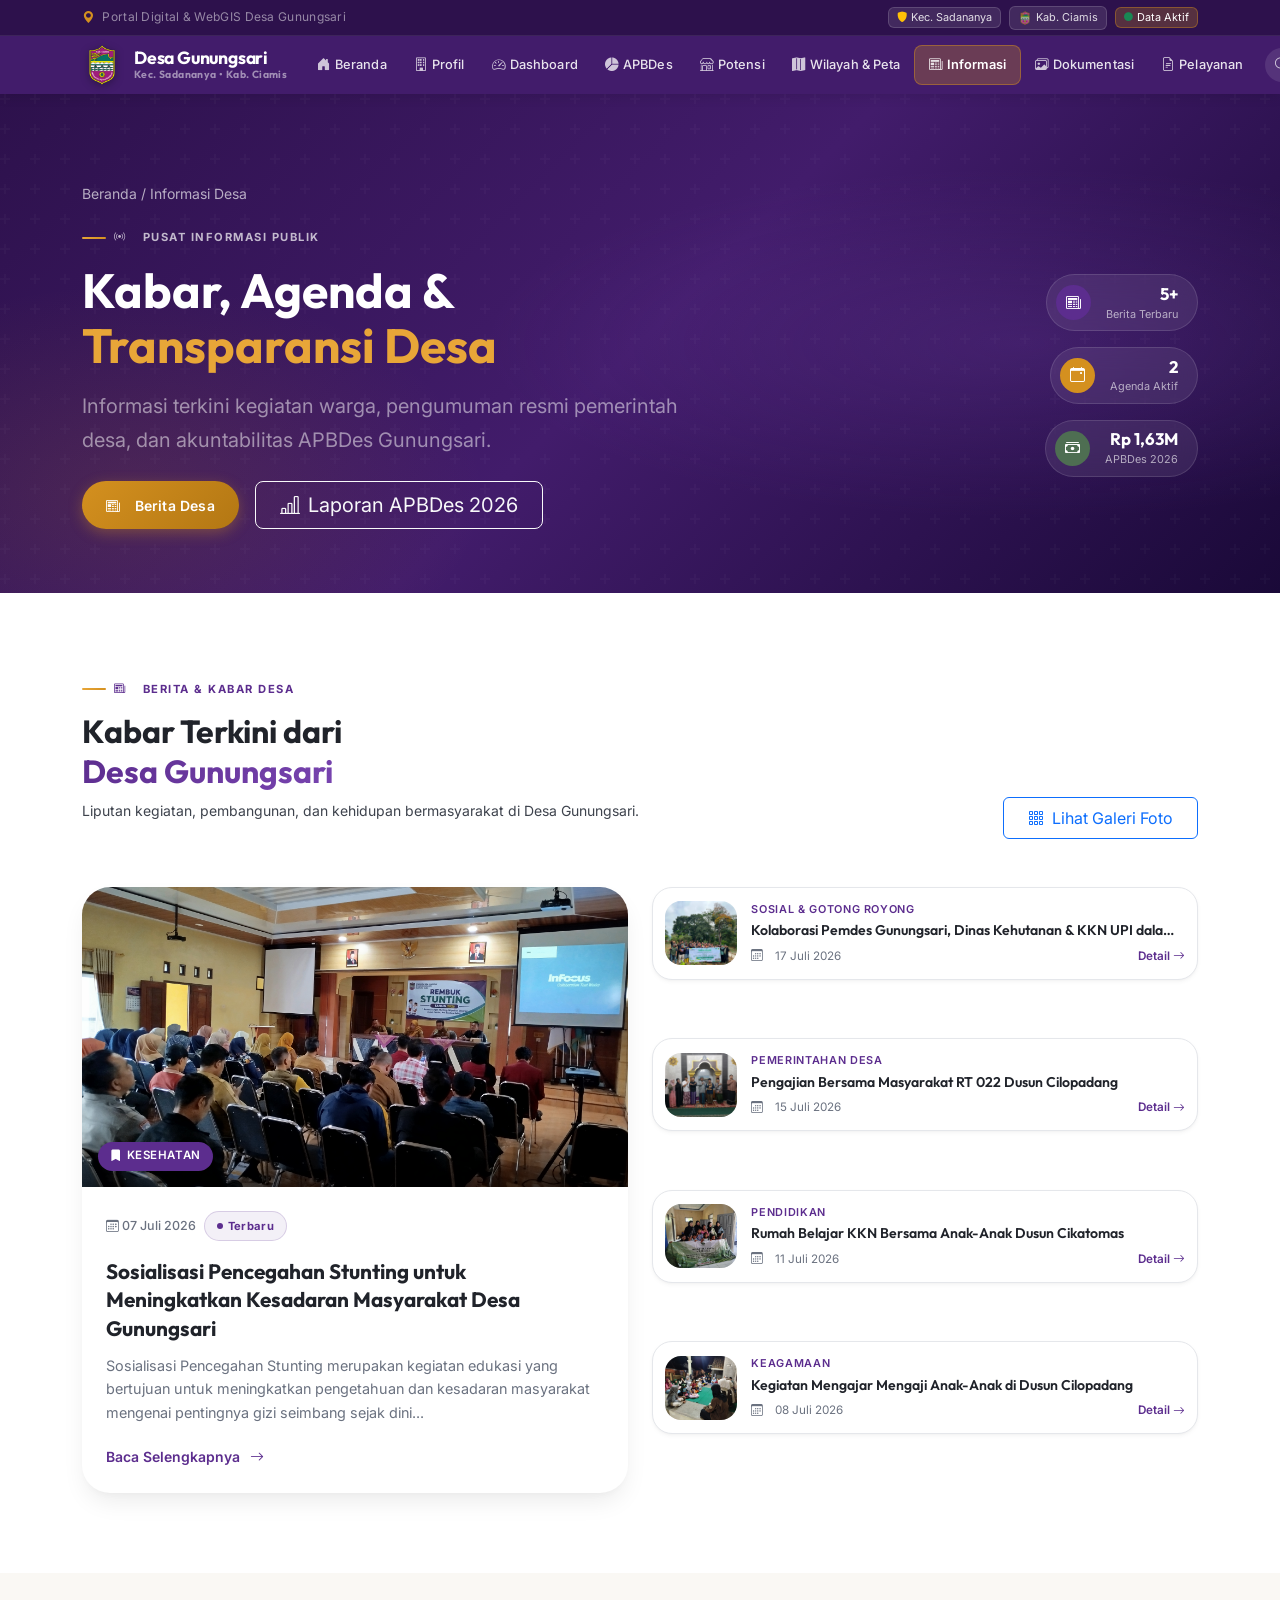
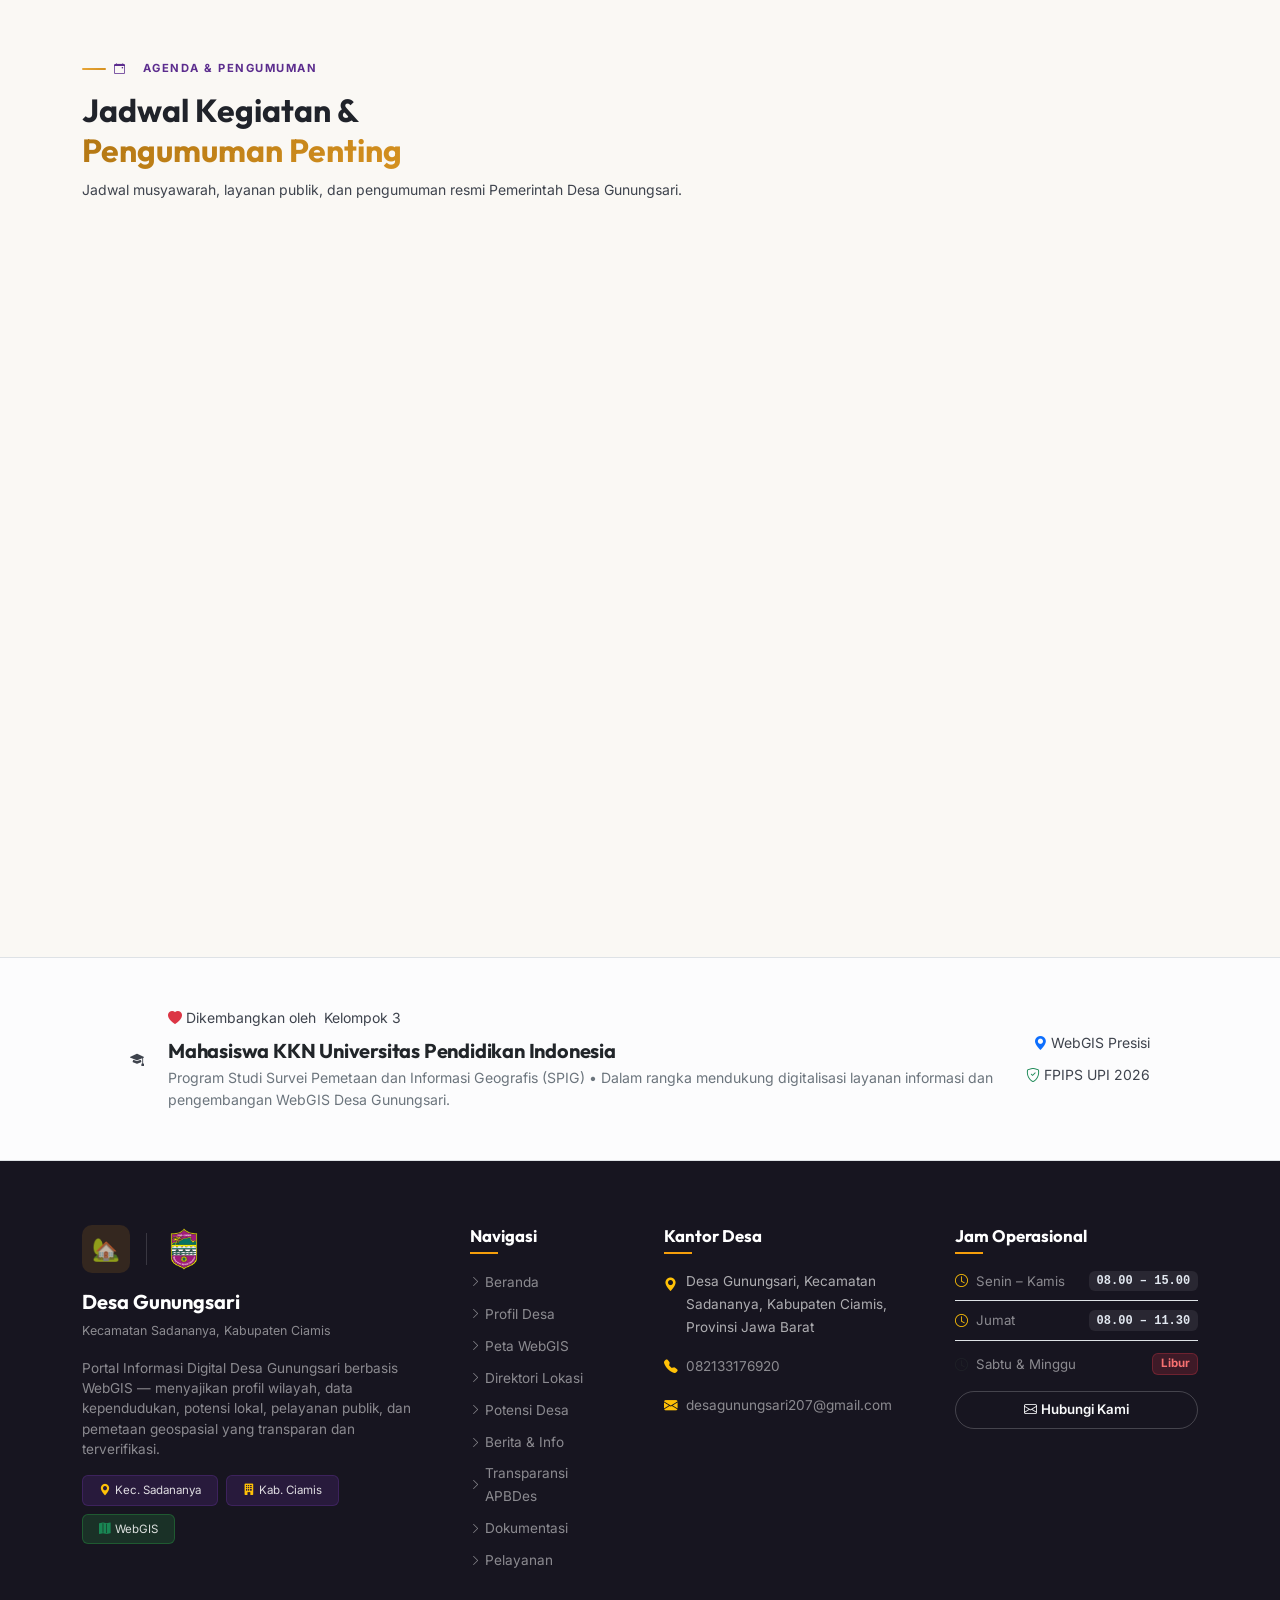
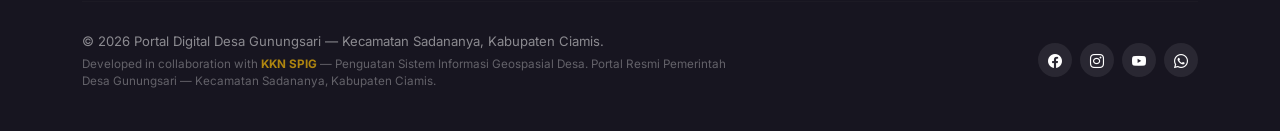
<file: informasi.html>
<!DOCTYPE html>
<html lang="id">
<head>
  <meta charset="UTF-8">
  <meta name="viewport" content="width=device-width, initial-scale=1.0">
  <meta name="description" content="Berita kegiatan, pengumuman resmi, agenda desa, dan transparansi APBDes Desa Gunungsari, Kecamatan Sadananya, Kabupaten Ciamis.">
  <meta name="keywords" content="Informasi Desa Gunungsari, Berita Desa, Agenda, Pengumuman, APBDes 2026, Sadananya, Ciamis">
  <meta name="robots" content="index, follow">
  <title>Informasi & Transparansi | Portal Desa Gunungsari</title>

  <!-- Favicon -->
  <link rel="icon" href="data:image/svg+xml,<svg xmlns=%22http://www.w3.org/2000/svg%22 viewBox=%220 0 100 100%22><text y=%22.9em%22 font-size=%2280%22>🏡</text></svg>">

  <!-- Google Fonts: Outfit + Inter -->
  <link rel="preconnect" href="https://fonts.googleapis.com">
  <link rel="preconnect" href="https://fonts.gstatic.com" crossorigin>
  <link href="https://fonts.googleapis.com/css2?family=Inter:wght@300;400;500;600;700;800&family=Outfit:wght@400;500;600;700;800;900&display=swap" rel="stylesheet">

  <!-- Bootstrap 5 CSS -->
  <link href="https://cdn.jsdelivr.net/npm/bootstrap@5.3.3/dist/css/bootstrap.min.css" rel="stylesheet">

  <!-- Bootstrap Icons -->
  <link href="https://cdn.jsdelivr.net/npm/bootstrap-icons@1.11.3/font/bootstrap-icons.min.css" rel="stylesheet">

  <!-- Custom CSS -->
  <link rel="stylesheet" href="assets/css/style.css">
</head>
<body>

<!-- Sticky Header Wrapper -->
<div class="sticky-top-wrapper" style="position:sticky; top:0; z-index:1030;">
  <!-- Tier 1: Top Bar -->
  <div class="navbar-topbar" style="background-color:#2D114C; border-bottom:1px solid rgba(255,255,255,0.08); padding:0.35rem 0;">
    <div class="container-fluid container-xl d-flex justify-content-between align-items-center">
      <small class="text-white-50 d-flex align-items-center gap-2" style="font-size:0.75rem; letter-spacing:0.3px;">
        <i class="bi bi-geo-alt-fill text-gold" style="font-size:0.75rem;"></i>
        Portal Digital &amp; WebGIS Desa Gunungsari
      </small>
      <div class="d-flex align-items-center gap-2">
        <span class="badge fw-normal py-1 px-2 d-none d-sm-inline-flex align-items-center gap-1" style="font-size:0.68rem; background:rgba(255,255,255,0.1); border:1px solid rgba(255,255,255,0.15); color:rgba(255,255,255,0.85);">
          <i class="bi bi-shield-fill text-warning" style="font-size:0.65rem;"></i>Kec. Sadananya
        </span>
        <span class="badge fw-normal py-1 px-2 d-none d-sm-inline-flex align-items-center gap-1" style="font-size:0.68rem; background:rgba(255,255,255,0.1); border:1px solid rgba(255,255,255,0.15); color:rgba(255,255,255,0.85);">
          <img src="assets/img/logo-ciamis.png" alt="Ciamis" style="height:14px; max-height:14px; width:auto; vertical-align:middle;">
          Kab. Ciamis
        </span>
        <span class="badge fw-normal py-1 px-2 d-inline-flex align-items-center gap-1" style="font-size:0.68rem; background:rgba(212,144,31,0.25); border:1px solid rgba(212,144,31,0.4); color:#FFFFFF;">
          <i class="bi bi-circle-fill text-success" style="font-size:0.55rem;"></i>Data Aktif
        </span>
      </div>
    </div>
  </div>

  <!-- Tier 2: Main Navbar -->
  <nav class="navbar navbar-expand-xl navbar-dark" id="mainNavbar" style="background-color:#421C6B !important; padding:0.55rem 0;">
    <div class="container-fluid container-xl">
      <a class="navbar-brand py-0 d-flex align-items-center gap-2" href="index.html">
        <img src="assets/img/logo-ciamis.png" alt="Logo Desa Gunungsari" style="height:40px; max-height:40px; width:auto; filter:drop-shadow(0 2px 4px rgba(0,0,0,0.3));" class="me-1">
        <div class="d-flex flex-column lh-1">
          <span class="fw-bold text-white font-outfit" style="font-size:1.1rem; letter-spacing:-0.2px;">Desa Gunungsari</span>
          <small class="text-white-50" style="font-size:0.65rem; letter-spacing:0.4px; margin-top:3px;">Kec. Sadananya &bull; Kab. Ciamis</small>
        </div>
      </a>

      <button class="navbar-toggler border-0 p-2" type="button" data-bs-toggle="collapse" data-bs-target="#mainNav">
        <span class="navbar-toggler-icon"></span>
      </button>

      <div class="collapse navbar-collapse" id="mainNav">
        <ul class="navbar-nav mx-auto align-items-xl-center my-2 my-xl-0">
          <li class="nav-item"><a class="nav-link" href="index.html"><i class="bi bi-house-door-fill me-1"></i>Beranda</a></li>
          <li class="nav-item"><a class="nav-link" href="profil.html"><i class="bi bi-building me-1"></i>Profil</a></li>
          <li class="nav-item"><a class="nav-link" href="dashboard.html"><i class="bi bi-speedometer2 me-1"></i>Dashboard</a></li>
          <li class="nav-item"><a class="nav-link" href="apbdes.html"><i class="bi bi-pie-chart-fill me-1"></i>APBDes</a></li>
          <li class="nav-item"><a class="nav-link" href="potensi.html"><i class="bi bi-shop me-1"></i>Potensi</a></li>
          <li class="nav-item"><a class="nav-link" href="peta.html"><i class="bi bi-map-fill me-1"></i>Wilayah &amp; Peta</a></li>
          <li class="nav-item"><a class="nav-link active" href="informasi.html"><i class="bi bi-newspaper me-1"></i>Informasi</a></li>
          <li class="nav-item"><a class="nav-link" href="dokumentasi.html"><i class="bi bi-images me-1"></i>Dokumentasi</a></li>
          <li class="nav-item"><a class="nav-link" href="pelayanan.html"><i class="bi bi-file-earmark-text me-1"></i>Pelayanan</a></li>
        </ul>

        <div class="d-flex align-items-center gap-2 mt-2 mt-xl-0 ms-xl-2">
          <a class="nav-link nav-search-btn me-1" href="search.html" title="Cari di Portal"><i class="bi bi-search"></i></a>
          <a class="nav-link navbar-cta ms-xl-1" href="kontak.html"><i class="bi bi-envelope-fill me-1"></i>Kontak</a>
        </div>
      </div>
    </div>
  </nav>
</div>

<!-- HERO PAGE HEADER -->
<section class="info-page-hero" aria-label="Pusat Informasi Desa">
  <div class="info-hero-overlay"></div>
  <div class="container position-relative" style="z-index:2;">
    <div class="page-breadcrumb mb-3">
      <a href="index.html">Beranda</a>
      <span class="separator">/</span>
      <span>Informasi Desa</span>
    </div>
    <div class="row align-items-center">
      <div class="col-lg-7">
        <p class="section-label mb-3" style="color:rgba(255,255,255,0.7); border-color:rgba(255,255,255,0.3);">
          <i class="bi bi-broadcast me-2"></i>Pusat Informasi Publik
        </p>
        <h1 class="font-outfit text-white fw-bold mb-3" style="font-size:clamp(2rem,4vw,3rem); line-height:1.15;">
          Kabar, Agenda &amp;<br><span style="color:var(--gold-light);">Transparansi Desa</span>
        </h1>
        <p class="text-white-50 fs-5 mb-4">
          Informasi terkini kegiatan warga, pengumuman resmi pemerintah desa, dan akuntabilitas APBDes Gunungsari.
        </p>
        <div class="d-flex gap-3 flex-wrap">
          <a href="#berita-desa" class="btn btn-gold btn-lg px-4">
            <i class="bi bi-newspaper me-2"></i>Berita Desa
          </a>
          <a href="apbdes.html" class="btn btn-outline-light btn-lg px-4">
            <i class="bi bi-bar-chart-line me-2"></i>Laporan APBDes 2026
          </a>
        </div>
      </div>
      <div class="col-lg-5 d-none d-lg-block text-end">
        <div class="info-hero-stats">
          <div class="info-stat-pill">
            <span class="info-stat-icon"><i class="bi bi-newspaper"></i></span>
            <div>
              <div class="info-stat-num">5+</div>
              <div class="info-stat-label">Berita Terbaru</div>
            </div>
          </div>
          <div class="info-stat-pill">
            <span class="info-stat-icon" style="background:var(--gold);"><i class="bi bi-calendar-event"></i></span>
            <div>
              <div class="info-stat-num">2</div>
              <div class="info-stat-label">Agenda Aktif</div>
            </div>
          </div>
          <div class="info-stat-pill">
            <span class="info-stat-icon" style="background:var(--sage);"><i class="bi bi-cash-stack"></i></span>
            <div>
              <div class="info-stat-num">Rp 1,63M</div>
              <div class="info-stat-label">APBDes 2026</div>
            </div>
          </div>
        </div>
      </div>
    </div>
  </div>
</section>

<!-- SECTION 1 — BERITA & KABAR DESA -->
<section class="section-padding bg-body" id="berita-desa">
  <div class="container">
    <div class="row align-items-end mb-5 fade-in-up">
      <div class="col-md-8">
        <p class="section-label"><i class="bi bi-newspaper me-2"></i>Berita &amp; Kabar Desa</p>
        <h2 class="section-title">Kabar Terkini dari<br><span class="text-gradient-purple">Desa Gunungsari</span></h2>
        <p class="section-subtitle">Liputan kegiatan, pembangunan, dan kehidupan bermasyarakat di Desa Gunungsari.</p>
      </div>
      <div class="col-md-4 text-md-end mt-3 mt-md-0">
        <a href="dokumentasi.html" class="btn btn-outline-primary px-4 py-2">
          <i class="bi bi-grid-3x3-gap me-2"></i>Lihat Galeri Foto
        </a>
      </div>
    </div>

    <div class="row g-4">
      <!-- Featured Card: Stunting -->
      <div class="col-lg-6 fade-in-left">
        <article class="berita-featured-card h-100">
          <div class="berita-featured-img">
            <img src="assets/uploads/img_6a62df184922b.jpg" alt="Sosialisasi Pencegahan Stunting" loading="lazy">
            <div class="berita-featured-overlay">
              <span class="berita-category-badge"><i class="bi bi-bookmark-fill me-1"></i>Kesehatan</span>
            </div>
          </div>
          <div class="berita-featured-body">
            <div class="d-flex align-items-center gap-2 mb-3">
              <span class="berita-date-chip"><i class="bi bi-calendar3 me-1"></i>07 Juli 2026</span>
              <span class="badge-status active">Terbaru</span>
            </div>
            <h3 class="berita-featured-title font-outfit">Sosialisasi Pencegahan Stunting untuk Meningkatkan Kesadaran Masyarakat Desa Gunungsari</h3>
            <p class="berita-featured-excerpt">Sosialisasi Pencegahan Stunting merupakan kegiatan edukasi yang bertujuan untuk meningkatkan pengetahuan dan kesadaran masyarakat mengenai pentingnya gizi seimbang sejak dini...</p>
            <a href="dokumentasi.html" class="btn-berita-readmore">Baca Selengkapnya <i class="bi bi-arrow-right ms-1"></i></a>
          </div>
        </article>
      </div>

      <!-- 4 Side Cards -->
      <div class="col-lg-6 fade-in-right">
        <div class="row g-3 h-100">
          <!-- 1: Jumat Menanam -->
          <div class="col-12">
            <article class="berita-mini-card">
              <div class="berita-mini-thumb">
                <img src="assets/uploads/img_6a62debd619ac.jpeg" alt="Jumat Menanam" loading="lazy">
              </div>
              <div class="berita-mini-body">
                <span class="berita-mini-cat">Sosial &amp; Gotong Royong</span>
                <h5 class="berita-mini-title">Kolaborasi Pemdes Gunungsari, Dinas Kehutanan &amp; KKN UPI dalam Kegiatan Jum'at Menanam</h5>
                <div class="berita-mini-meta">
                  <i class="bi bi-calendar3 me-1"></i>17 Juli 2026
                  <a href="dokumentasi.html" class="berita-mini-link ms-auto">Detail <i class="bi bi-arrow-right"></i></a>
                </div>
              </div>
            </article>
          </div>

          <!-- 2: Pengajian RT 022 -->
          <div class="col-12">
            <article class="berita-mini-card">
              <div class="berita-mini-thumb">
                <img src="assets/uploads/img_6a62dec921438.jpeg" alt="Pengajian RT 022" loading="lazy">
              </div>
              <div class="berita-mini-body">
                <span class="berita-mini-cat">Pemerintahan Desa</span>
                <h5 class="berita-mini-title">Pengajian Bersama Masyarakat RT 022 Dusun Cilopadang</h5>
                <div class="berita-mini-meta">
                  <i class="bi bi-calendar3 me-1"></i>15 Juli 2026
                  <a href="dokumentasi.html" class="berita-mini-link ms-auto">Detail <i class="bi bi-arrow-right"></i></a>
                </div>
              </div>
            </article>
          </div>

          <!-- 3: Rumah Belajar -->
          <div class="col-12">
            <article class="berita-mini-card">
              <div class="berita-mini-thumb">
                <img src="assets/uploads/img_6a6306e6e1b8e.jpg" alt="Rumah Belajar" loading="lazy">
              </div>
              <div class="berita-mini-body">
                <span class="berita-mini-cat">Pendidikan</span>
                <h5 class="berita-mini-title">Rumah Belajar KKN Bersama Anak-Anak Dusun Cikatomas</h5>
                <div class="berita-mini-meta">
                  <i class="bi bi-calendar3 me-1"></i>11 Juli 2026
                  <a href="dokumentasi.html" class="berita-mini-link ms-auto">Detail <i class="bi bi-arrow-right"></i></a>
                </div>
              </div>
            </article>
          </div>

          <!-- 4: Mengajar Mengaji -->
          <div class="col-12">
            <article class="berita-mini-card">
              <div class="berita-mini-thumb">
                <img src="assets/uploads/img_6a63067bca867.jpg" alt="Mengajar Mengaji" loading="lazy">
              </div>
              <div class="berita-mini-body">
                <span class="berita-mini-cat">Keagamaan</span>
                <h5 class="berita-mini-title">Kegiatan Mengajar Mengaji Anak-Anak di Dusun Cilopadang</h5>
                <div class="berita-mini-meta">
                  <i class="bi bi-calendar3 me-1"></i>08 Juli 2026
                  <a href="dokumentasi.html" class="berita-mini-link ms-auto">Detail <i class="bi bi-arrow-right"></i></a>
                </div>
              </div>
            </article>
          </div>
        </div>
      </div>
    </div>
  </div>
</section>

<!-- SECTION 2 — AGENDA & PENGUMUMAN REAL DATABASE -->
<section class="section-padding" style="background:var(--bg-cream);" id="agenda-desa">
  <div class="container">
    <div class="row align-items-end mb-5 fade-in-up">
      <div class="col-md-8">
        <p class="section-label"><i class="bi bi-calendar-event me-2"></i>Agenda &amp; Pengumuman</p>
        <h2 class="section-title">Jadwal Kegiatan &amp;<br><span class="text-gradient-gold">Pengumuman Penting</span></h2>
        <p class="section-subtitle">Jadwal musyawarah, layanan publik, dan pengumuman resmi Pemerintah Desa Gunungsari.</p>
      </div>
    </div>

    <div class="row g-5">
      <!-- Kiri: Agenda Real Database -->
      <div class="col-lg-7 fade-in-left">
        <h5 class="fw-bold font-outfit mb-4 d-flex align-items-center gap-2">
          <span class="timeline-icon-header"><i class="bi bi-calendar-week text-primary"></i></span>
          Agenda Kegiatan Desa
        </h5>
        <div class="agenda-timeline">
          <!-- Agenda 1: Festival Budaya -->
          <div class="agenda-item">
            <div class="agenda-date-col">
              <div class="agenda-month">AGU</div>
              <div class="agenda-day">17</div>
            </div>
            <div class="agenda-connector"><div class="agenda-dot active"></div></div>
            <div class="agenda-content-col">
              <div class="d-flex align-items-center gap-2 mb-1 flex-wrap">
                <span class="badge-status active">Akan Datang</span>
                <span class="agenda-time"><i class="bi bi-clock me-1"></i>07.00 – selesai</span>
              </div>
              <h5 class="agenda-title">Festival Budaya &amp; Perlombaan HUT RI ke-81</h5>
              <p class="agenda-desc">Rangkaian kegiatan perlombaan tradisional, festival seni budaya, dan pawai desa dalam rangka memperingati Hari Kemerdekaan RI.</p>
              <div class="agenda-location"><i class="bi bi-geo-alt-fill me-1 text-primary"></i>Kecamatan Sadananya</div>
            </div>
          </div>

          <!-- Agenda 2: Fiksasi Peta -->
          <div class="agenda-item">
            <div class="agenda-date-col">
              <div class="agenda-month">JUL</div>
              <div class="agenda-day">24</div>
            </div>
            <div class="agenda-connector"><div class="agenda-dot active"></div></div>
            <div class="agenda-content-col">
              <div class="d-flex align-items-center gap-2 mb-1 flex-wrap">
                <span class="badge-status primary">Akan Datang</span>
                <span class="agenda-time"><i class="bi bi-clock me-1"></i>13.00 - 15.30</span>
              </div>
              <h5 class="agenda-title">Fiksasi Peta RT/RW dan Penutupan KKN</h5>
              <p class="agenda-desc">Penutupan pelaksanaan Kuliah Kerja Nyata (KKN) Universitas Pendidikan Indonesia di Desa Gunungsari serta penyerahan Peta RT/RW Geospasial.</p>
              <div class="agenda-location"><i class="bi bi-geo-alt-fill me-1 text-primary"></i>Aula Kantor Desa Gunungsari</div>
            </div>
          </div>
        </div>
      </div>

      <!-- Kanan: Pengumuman Real Database -->
      <div class="col-lg-5 fade-in-right">
        <h5 class="fw-bold font-outfit mb-4 d-flex align-items-center gap-2">
          <span class="timeline-icon-header" style="background:var(--gold-bg); color:var(--gold);"><i class="bi bi-megaphone"></i></span>
          Pengumuman Resmi
        </h5>

        <div class="pengumuman-stack">
          <!-- Pengumuman 1: PBB -->
          <div class="pengumuman-card urgent">
            <div class="pengumuman-icon"><i class="bi bi-exclamation-triangle-fill"></i></div>
            <div class="pengumuman-body">
              <div class="d-flex justify-content-between align-items-start mb-1">
                <span class="badge-status danger">Penting</span>
                <small class="text-muted">22 Jul 2026</small>
              </div>
              <h6 class="fw-bold mb-1">Jadwal Pembayaran PBB-P2 Tahun 2026</h6>
              <p class="text-muted small mb-2">Batas akhir pembayaran PBB-P2 Tahun 2026 adalah 31 Oktober 2026. Wajib Pajak dapat membayar di Kantor Desa atau secara online.</p>
              <a href="dashboard.html#pbb" class="pengumuman-link">Lihat Status Pelunasan &rarr;</a>
            </div>
          </div>

          <!-- Pengumuman 2: Layanan -->
          <div class="pengumuman-card">
            <div class="pengumuman-icon" style="background:var(--primary-bg); color:var(--primary);"><i class="bi bi-info-circle-fill"></i></div>
            <div class="pengumuman-body">
              <div class="d-flex justify-content-between align-items-start mb-1">
                <span class="badge-status info">Layanan</span>
                <small class="text-muted">01 Jul 2026</small>
              </div>
              <h6 class="fw-bold mb-1">Layanan Administrasi Kependudukan</h6>
              <p class="text-muted small mb-2">Pengurusan surat keterangan, KTP, KK, dan dokumen kependudukan lainnya. Senin – Jumat 08.00 – 15.00 WIB (Gratis Rp 0).</p>
              <a href="pelayanan.html" class="pengumuman-link">Lihat Syarat &amp; Prosedur &rarr;</a>
            </div>
          </div>
        </div>

        <div class="pengumuman-cta-box mt-4">
          <div class="d-flex align-items-center gap-3 mb-3">
            <div class="pengumuman-cta-icon"><i class="bi bi-whatsapp"></i></div>
            <div>
              <h6 class="fw-bold mb-0">Informasi Lebih Lanjut?</h6>
              <small class="text-muted">Hubungi Sekretariat Desa Gunungsari</small>
            </div>
          </div>
          <a href="kontak.html" class="btn btn-sage w-100"><i class="bi bi-chat-dots me-2"></i>Hubungi Kami</a>
        </div>
      </div>
    </div>
  </div>
</section>

<!-- Footer -->
<!-- Footer matching Image 2 -->
<!-- Footer matching Image 2 -->
<!-- Footer matching Image 2 -->
<!-- Footer matching Image 2 -->
<!-- Footer matching Image 2 -->
<!-- Footer matching Image 2 -->
<!-- Footer matching Image 2 -->
<!-- Footer matching Image 2 -->
<!-- Footer matching Image 2 -->
<!-- Footer matching Image 2 -->
<!-- Footer matching Image 2 -->
<!-- Footer matching Image 2 -->

<!-- Section Kepercayaan & Pengembang (KKN SPIG UPI) -->
<section class="py-4 bg-light-subtle border-top border-bottom" aria-label="Informasi Pengembang">
  <div class="container">
    <div class="dev-credit-card p-4 p-md-4 px-lg-5">
      <div class="row align-items-center g-3 g-md-4">
        <div class="col-auto">
          <div class="dev-credit-icon">
            <i class="bi bi-mortarboard-fill"></i>
          </div>
        </div>
        <div class="col">
          <div class="d-flex flex-wrap align-items-center gap-2 mb-2">
            <span class="dev-credit-pill">
              <i class="bi bi-heart-fill text-danger"></i> Dikembangkan oleh
            </span>
            <span class="dev-credit-tag">Kelompok 3</span>
          </div>
          <h4 class="fw-bold font-outfit text-dark mb-1" style="font-size: 1.25rem; letter-spacing: -0.2px;">
            Mahasiswa KKN Universitas Pendidikan Indonesia
          </h4>
          <p class="text-secondary mb-0" style="line-height: 1.6; font-size: 0.88rem;">
            Program Studi Survei Pemetaan dan Informasi Geografis (SPIG) &bull; Dalam rangka mendukung digitalisasi layanan informasi dan pengembangan WebGIS Desa Gunungsari.
          </p>
        </div>
        <div class="col-lg-auto d-none d-lg-flex flex-column gap-2 align-items-end">
          <span class="dev-credit-badge">
            <i class="bi bi-geo-alt-fill text-primary"></i> WebGIS Presisi
          </span>
          <span class="dev-credit-badge">
            <i class="bi bi-shield-check text-success"></i> FPIPS UPI 2026
          </span>
        </div>
      </div>
    </div>
  </div>
</section>

<footer class="footer-section" role="contentinfo" style="background-color:#171520; color:rgba(255,255,255,0.7); padding-top:4rem; padding-bottom:2.5rem;">
  <div class="container-fluid container-xl">
    <div class="row g-4 g-lg-5 mb-4">

      <!-- Col 1: Brand & Description -->
      <div class="col-lg-4 col-md-6">
        <div class="d-flex align-items-center gap-3 mb-3">
          <div style="width:48px; height:48px; background:rgba(212,144,31,0.15); border-radius:10px; display:flex; align-items:center; justify-content:center; font-size:1.4rem; flex-shrink:0;">🏡</div>
          <div style="width:1px; height:32px; background:rgba(255,255,255,0.15);"></div>
          <img src="assets/img/logo-ciamis.png" alt="Logo Kabupaten Ciamis" style="height:42px; width:auto;" title="Kabupaten Ciamis">
        </div>
        <div class="mb-3">
          <h5 class="text-white fw-bold font-outfit mb-1" style="font-size:1.25rem;">Desa Gunungsari</h5>
          <small class="text-white-50" style="font-size:0.78rem;">Kecamatan Sadananya, Kabupaten Ciamis</small>
        </div>
        <p class="small text-white-50 lh-base mb-3" style="font-size:0.85rem;">
          Portal Informasi Digital Desa Gunungsari berbasis WebGIS — menyajikan profil wilayah, data kependudukan, potensi lokal, pelayanan publik, dan pemetaan geospasial yang transparan dan terverifikasi.
        </p>
        <div class="d-flex gap-2 flex-wrap">
          <span class="badge py-2 px-3 fw-normal" style="font-size:0.72rem; background:rgba(92,45,142,0.25); border:1px solid rgba(92,45,142,0.4); color:rgba(255,255,255,0.85);">
            <i class="bi bi-geo-alt-fill text-warning me-1"></i>Kec. Sadananya
          </span>
          <span class="badge py-2 px-3 fw-normal" style="font-size:0.72rem; background:rgba(92,45,142,0.25); border:1px solid rgba(92,45,142,0.4); color:rgba(255,255,255,0.85);">
            <i class="bi bi-building-fill text-warning me-1"></i>Kab. Ciamis
          </span>
          <span class="badge py-2 px-3 fw-normal" style="font-size:0.72rem; background:rgba(40,167,69,0.2); border:1px solid rgba(40,167,69,0.35); color:rgba(255,255,255,0.85);">
            <i class="bi bi-map-fill text-success me-1"></i>WebGIS
          </span>
        </div>
      </div>

      <!-- Col 2: Navigasi -->
      <div class="col-lg-2 col-md-3 col-6">
        <h6 class="text-white font-outfit fw-bold mb-3 pb-2 position-relative" style="font-size:1.05rem;">
          Navigasi
          <span style="position:absolute; bottom:0; left:0; width:28px; height:2px; background:#F59E0B;"></span>
        </h6>
        <ul class="list-unstyled small d-flex flex-column gap-2 mb-0" style="font-size:0.85rem;">
          <li><a href="index.html" class="text-white-50 text-decoration-none d-inline-flex align-items-center gap-1"><i class="bi bi-chevron-right" style="font-size:0.7rem;"></i> Beranda</a></li>
          <li><a href="profil.html" class="text-white-50 text-decoration-none d-inline-flex align-items-center gap-1"><i class="bi bi-chevron-right" style="font-size:0.7rem;"></i> Profil Desa</a></li>
          <li><a href="peta.html" class="text-white-50 text-decoration-none d-inline-flex align-items-center gap-1"><i class="bi bi-chevron-right" style="font-size:0.7rem;"></i> Peta WebGIS</a></li>
          <li><a href="peta.html#direktori-pane" class="text-white-50 text-decoration-none d-inline-flex align-items-center gap-1"><i class="bi bi-chevron-right" style="font-size:0.7rem;"></i> Direktori Lokasi</a></li>
          <li><a href="potensi.html" class="text-white-50 text-decoration-none d-inline-flex align-items-center gap-1"><i class="bi bi-chevron-right" style="font-size:0.7rem;"></i> Potensi Desa</a></li>
          <li><a href="informasi.html" class="text-white-50 text-decoration-none d-inline-flex align-items-center gap-1"><i class="bi bi-chevron-right" style="font-size:0.7rem;"></i> Berita &amp; Info</a></li>
          <li><a href="apbdes.html" class="text-white-50 text-decoration-none d-inline-flex align-items-center gap-1"><i class="bi bi-chevron-right" style="font-size:0.7rem;"></i> Transparansi APBDes</a></li>
          <li><a href="dokumentasi.html" class="text-white-50 text-decoration-none d-inline-flex align-items-center gap-1"><i class="bi bi-chevron-right" style="font-size:0.7rem;"></i> Dokumentasi</a></li>
          <li><a href="pelayanan.html" class="text-white-50 text-decoration-none d-inline-flex align-items-center gap-1"><i class="bi bi-chevron-right" style="font-size:0.7rem;"></i> Pelayanan</a></li>
        </ul>
      </div>

      <!-- Col 3: Kantor Desa -->
      <div class="col-lg-3 col-md-3 col-6">
        <h6 class="text-white font-outfit fw-bold mb-3 pb-2 position-relative" style="font-size:1.05rem;">
          Kantor Desa
          <span style="position:absolute; bottom:0; left:0; width:28px; height:2px; background:#F59E0B;"></span>
        </h6>
        <ul class="list-unstyled small d-flex flex-column gap-3 mb-0" style="font-size:0.85rem; color:rgba(255,255,255,0.65);">
          <li class="d-flex align-items-start gap-2">
            <i class="bi bi-geo-alt-fill text-warning mt-1" style="flex-shrink:0;"></i>
            <span>Desa Gunungsari, Kecamatan Sadananya, Kabupaten Ciamis, Provinsi Jawa Barat</span>
          </li>
          <li class="d-flex align-items-center gap-2">
            <i class="bi bi-telephone-fill text-warning" style="flex-shrink:0;"></i>
            <a href="tel:082133176920" class="text-white-50 text-decoration-none">082133176920</a>
          </li>
          <li class="d-flex align-items-center gap-2">
            <i class="bi bi-envelope-fill text-warning" style="flex-shrink:0;"></i>
            <a href="mailto:desagunungsari207@gmail.com" class="text-white-50 text-decoration-none">desagunungsari207@gmail.com</a>
          </li>
        </ul>
      </div>

      <!-- Col 4: Jam Operasional -->
      <div class="col-lg-3 col-md-6">
        <h6 class="text-white font-outfit fw-bold mb-3 pb-2 position-relative" style="font-size:1.05rem;">
          Jam Operasional
          <span style="position:absolute; bottom:0; left:0; width:28px; height:2px; background:#F59E0B;"></span>
        </h6>
        <ul class="list-unstyled small d-flex flex-column gap-2 mb-3" style="font-size:0.83rem;">
          <li class="d-flex justify-content-between align-items-center pb-2 border-bottom border-white-10">
            <span class="text-white-50"><i class="bi bi-clock me-2 text-warning"></i>Senin – Kamis</span>
            <span class="badge font-monospace" style="background:rgba(255,255,255,0.08); color:#E2E8F0; font-size:0.75rem;">08.00 – 15.00</span>
          </li>
          <li class="d-flex justify-content-between align-items-center pb-2 border-bottom border-white-10">
            <span class="text-white-50"><i class="bi bi-clock me-2 text-warning"></i>Jumat</span>
            <span class="badge font-monospace" style="background:rgba(255,255,255,0.08); color:#E2E8F0; font-size:0.75rem;">08.00 – 11.30</span>
          </li>
          <li class="d-flex justify-content-between align-items-center pt-1">
            <span class="text-white-50"><i class="bi bi-clock me-2 text-muted"></i>Sabtu &amp; Minggu</span>
            <span class="badge" style="background:rgba(220,53,69,0.2); color:#F87171; border:1px solid rgba(220,53,69,0.3); font-size:0.72rem;">Libur</span>
          </li>
        </ul>
        <a href="kontak.html" class="btn btn-outline-light rounded-pill btn-sm w-100 py-2 fw-semibold" style="border-color:rgba(255,255,255,0.2); font-size:0.83rem;">
          <i class="bi bi-envelope me-1"></i>Hubungi Kami
        </a>
      </div>

    </div>

    <hr style="border-color:rgba(255,255,255,0.08); margin:1.75rem 0;">

    <!-- Bottom Bar -->
    <div class="row align-items-center g-3">
      <div class="col-md-7 text-center text-md-start">
        <p class="mb-1 text-white-50" style="font-size:0.82rem;">
          &copy; 2026 Portal Digital Desa Gunungsari — Kecamatan Sadananya, Kabupaten Ciamis.
        </p>
        <p class="mb-0 text-white-50" style="font-size:0.73rem; opacity:0.65; line-height:1.5;">
          Developed in collaboration with <strong class="text-warning">KKN SPIG</strong> — Penguatan Sistem Informasi Geospasial Desa. Portal Resmi Pemerintah Desa Gunungsari — Kecamatan Sadananya, Kabupaten Ciamis.
        </p>
      </div>
      <div class="col-md-5 text-center text-md-end">
        <div class="d-inline-flex align-items-center gap-2">
          <a href="#" class="btn btn-dark btn-sm rounded-circle d-inline-flex align-items-center justify-content-center p-0" style="width:34px; height:34px; background:rgba(255,255,255,0.08); color:#FFF; border:none;" aria-label="Facebook"><i class="bi bi-facebook"></i></a>
          <a href="#" class="btn btn-dark btn-sm rounded-circle d-inline-flex align-items-center justify-content-center p-0" style="width:34px; height:34px; background:rgba(255,255,255,0.08); color:#FFF; border:none;" aria-label="Instagram"><i class="bi bi-instagram"></i></a>
          <a href="#" class="btn btn-dark btn-sm rounded-circle d-inline-flex align-items-center justify-content-center p-0" style="width:34px; height:34px; background:rgba(255,255,255,0.08); color:#FFF; border:none;" aria-label="YouTube"><i class="bi bi-youtube"></i></a>
          <a href="https://wa.me/6282133176920" target="_blank" class="btn btn-dark btn-sm rounded-circle d-inline-flex align-items-center justify-content-center p-0" style="width:34px; height:34px; background:rgba(255,255,255,0.08); color:#FFF; border:none;" aria-label="WhatsApp"><i class="bi bi-whatsapp"></i></a>
        </div>
      </div>
    </div>

  </div>
</footer>

<!-- Back to Top Button -->
<button class="btn btn-back-top rounded-circle shadow-lg" id="btnBackTop" aria-label="Kembali ke atas" style="position:fixed; bottom:25px; right:25px; width:44px; height:44px; background:#5C2D8E; color:#FFF; border:none; display:none; z-index:1050; align-items:center; justify-content:center;">
  <i class="bi bi-chevron-up"></i>
</button>

<script src="https://cdn.jsdelivr.net/npm/bootstrap@5.3.3/dist/js/bootstrap.bundle.min.js"></script>
<script src="assets/js/main.js"></script>

</body>
</html>
</file>
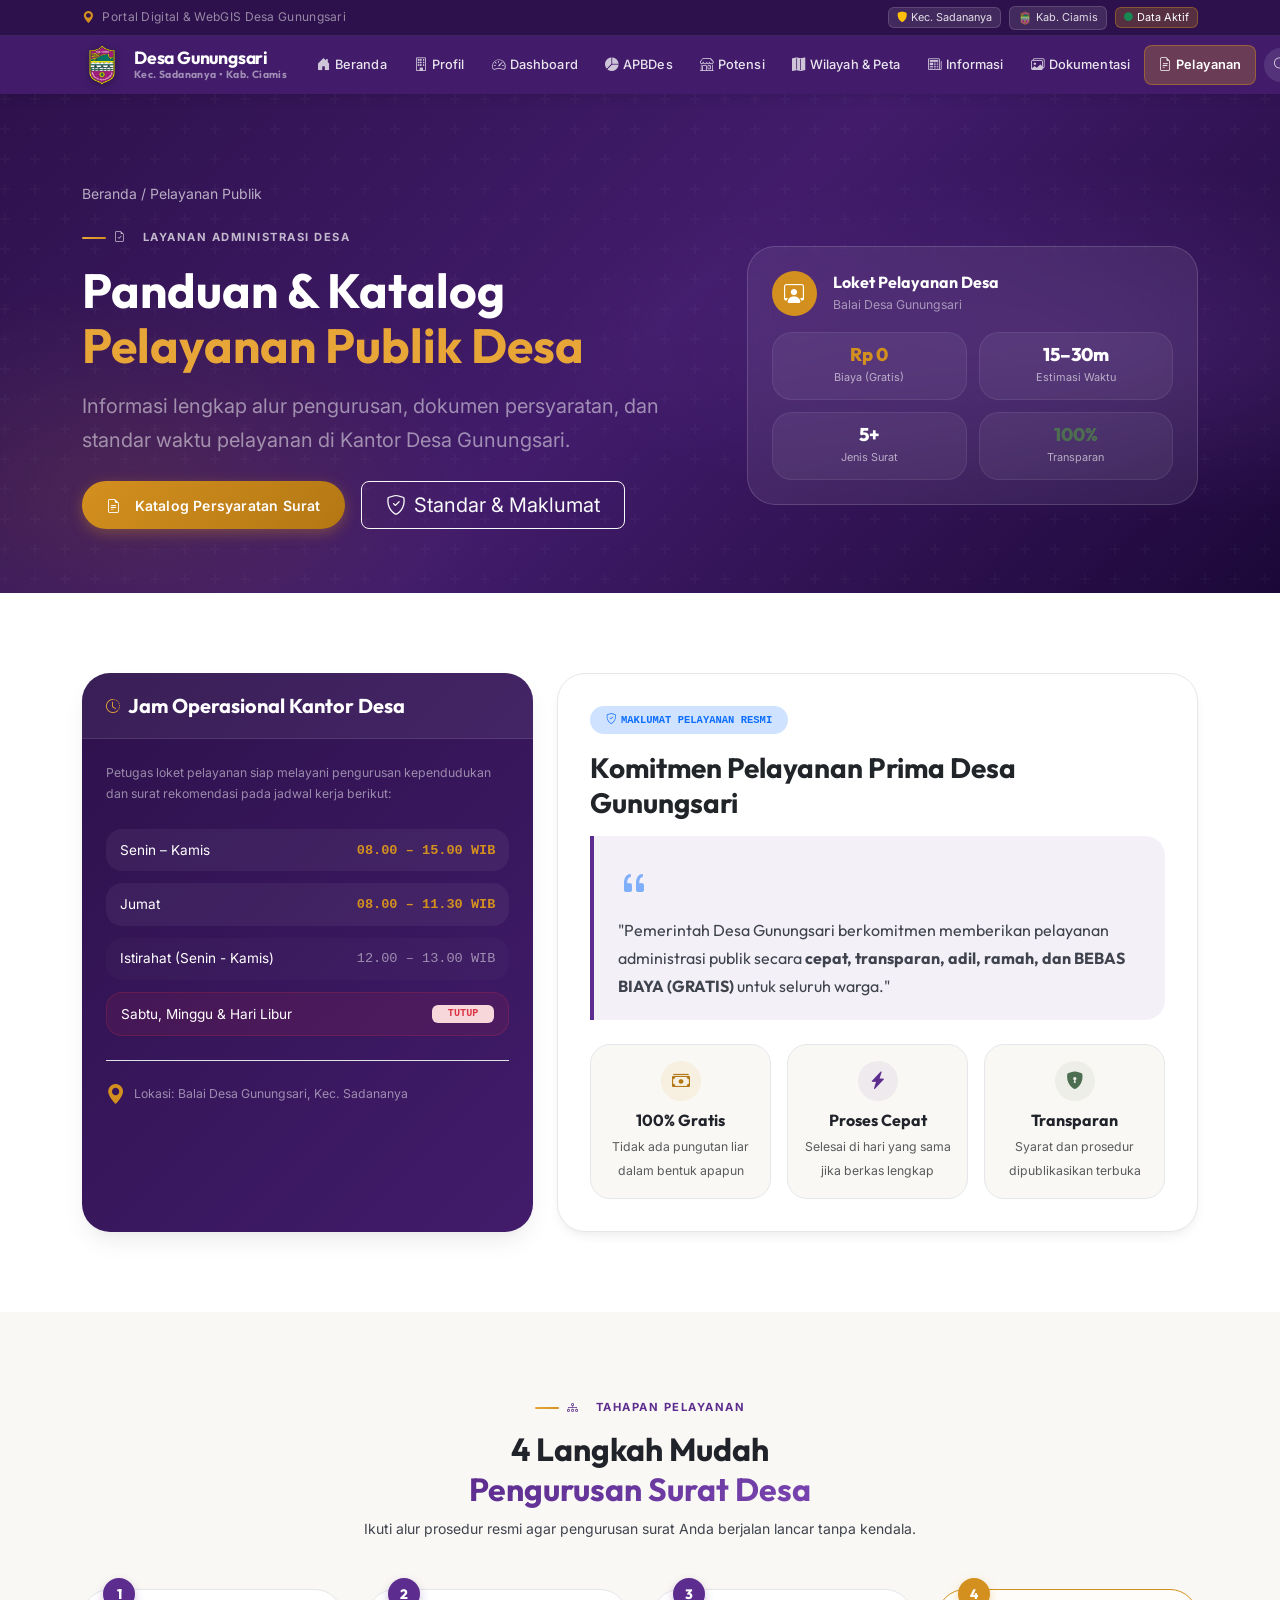
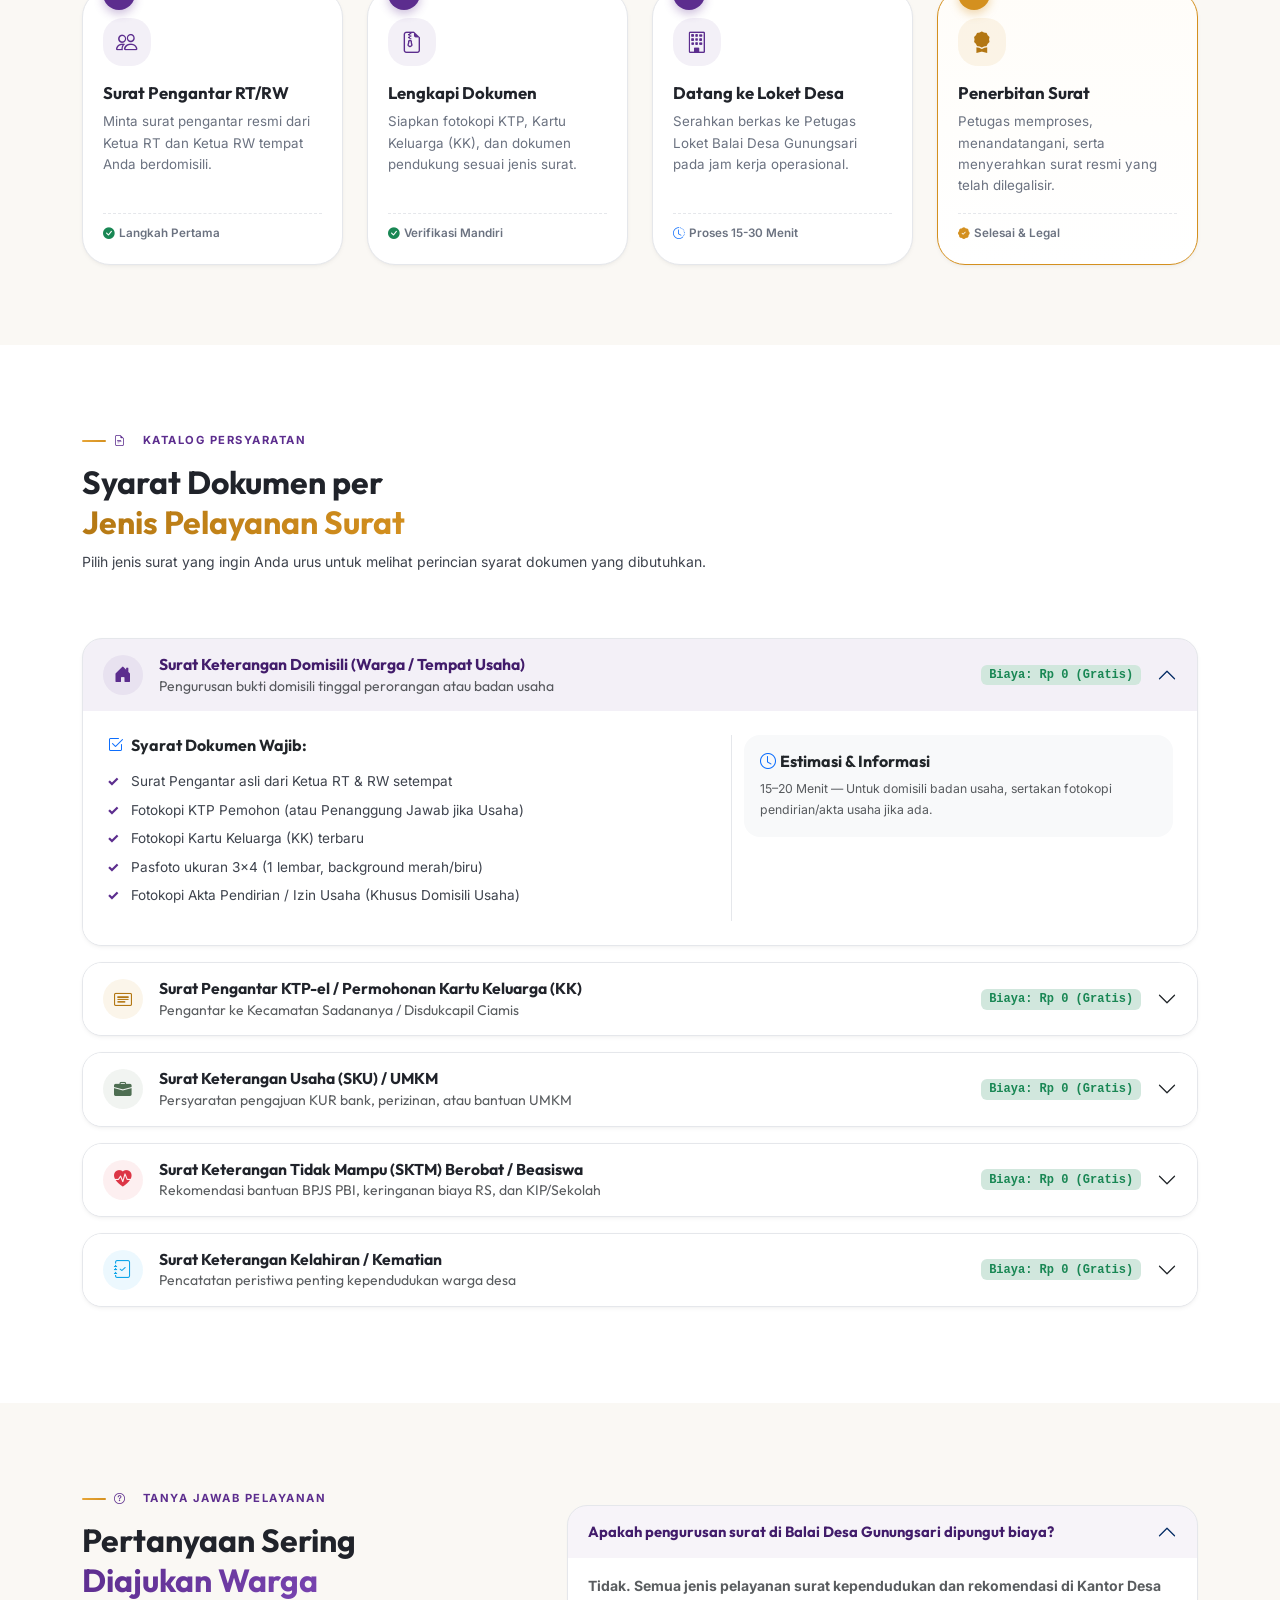
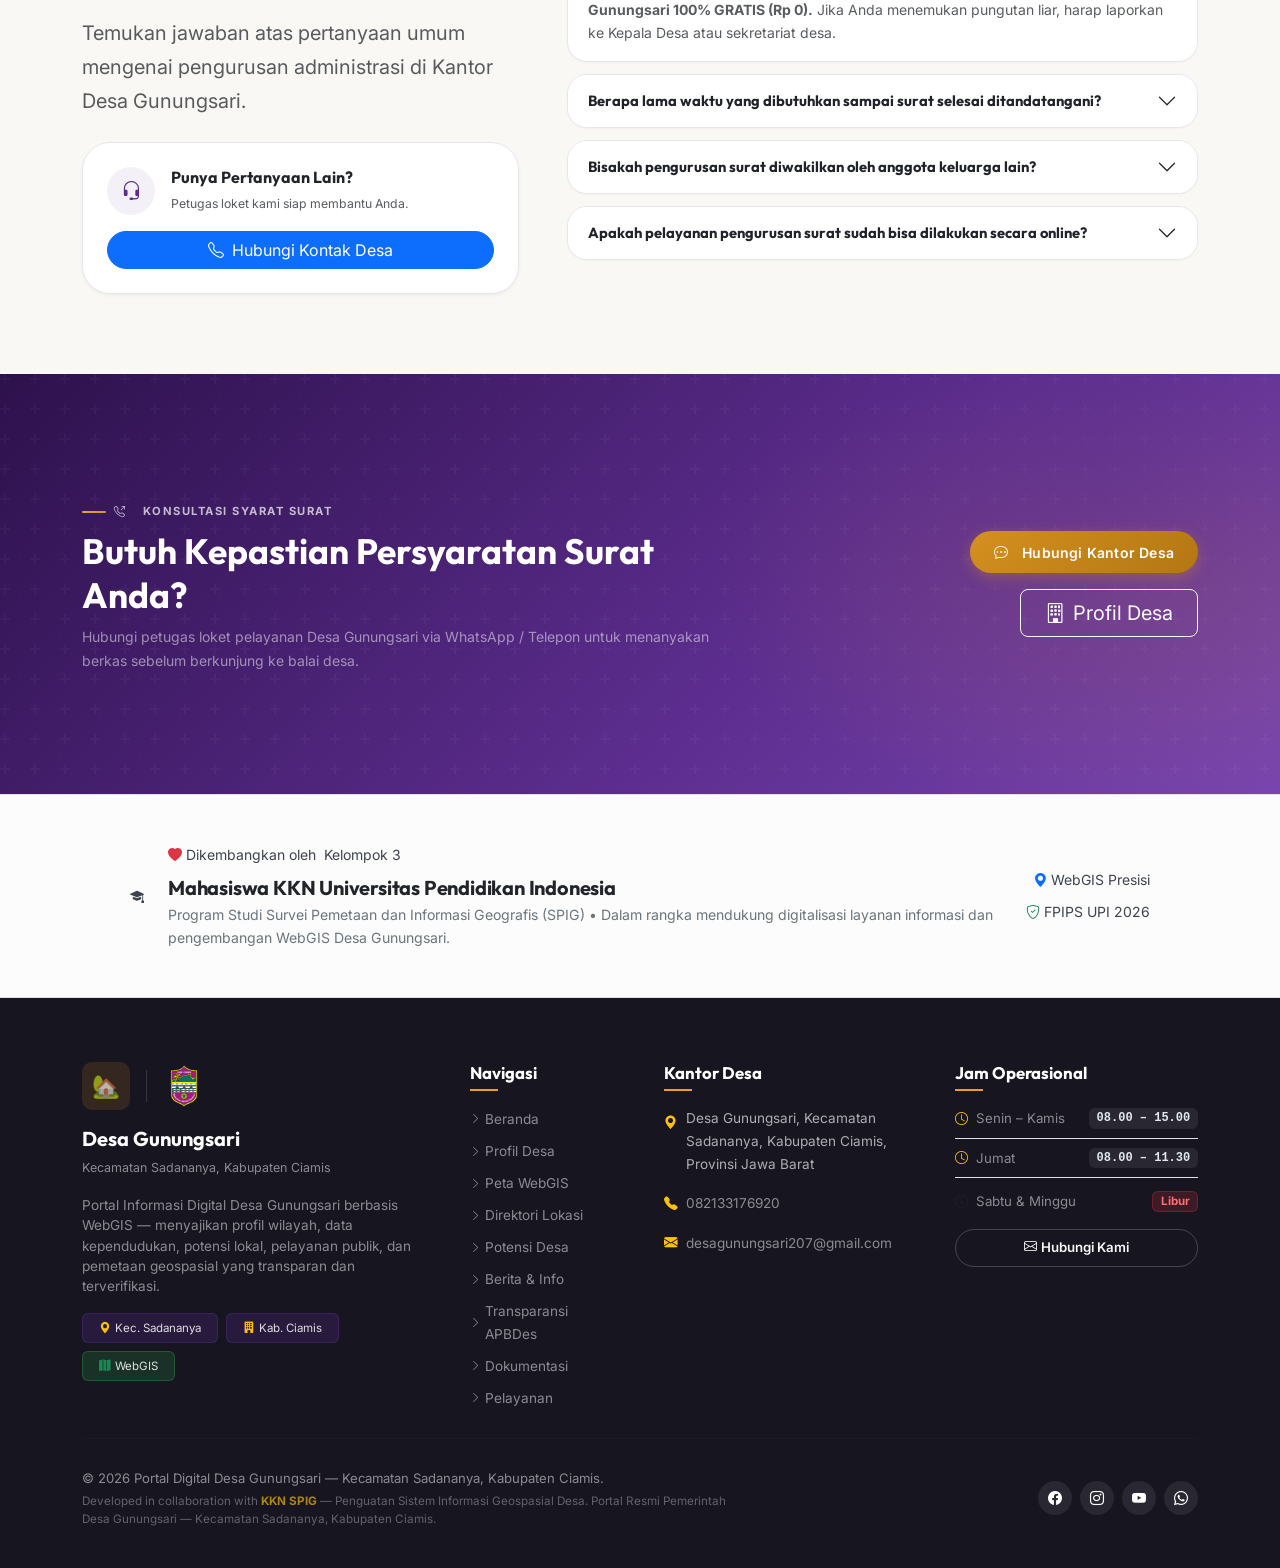
<file: pelayanan.html>
<!DOCTYPE html>
<html lang="id">
<head>
  <meta charset="UTF-8">
  <meta name="viewport" content="width=device-width, initial-scale=1.0">
  <meta name="description" content="Persyaratan, alur prosedur, maklumat pelayanan gratis (Rp 0), dan panduan lengkap pengurusan surat kependudukan Desa Gunungsari, Kecamatan Sadananya, Kabupaten Ciamis.">
  <meta name="keywords" content="Pelayanan Publik Desa Gunungsari, Syarat Surat Domisili, SKU Ciamis, SKTM Sadananya, KTP KK">
  <meta name="robots" content="index, follow">
  <title>Pelayanan Publik & Administrasi | Portal Desa Gunungsari</title>

  <!-- Favicon -->
  <link rel="icon" href="data:image/svg+xml,<svg xmlns=%22http://www.w3.org/2000/svg%22 viewBox=%220 0 100 100%22><text y=%22.9em%22 font-size=%2280%22>🏡</text></svg>">

  <!-- Google Fonts: Outfit + Inter -->
  <link rel="preconnect" href="https://fonts.googleapis.com">
  <link rel="preconnect" href="https://fonts.gstatic.com" crossorigin>
  <link href="https://fonts.googleapis.com/css2?family=Inter:wght@300;400;500;600;700;800&family=Outfit:wght@400;500;600;700;800;900&display=swap" rel="stylesheet">

  <!-- Bootstrap 5 CSS -->
  <link href="https://cdn.jsdelivr.net/npm/bootstrap@5.3.3/dist/css/bootstrap.min.css" rel="stylesheet">

  <!-- Bootstrap Icons -->
  <link href="https://cdn.jsdelivr.net/npm/bootstrap-icons@1.11.3/font/bootstrap-icons.min.css" rel="stylesheet">

  <!-- Custom CSS -->
  <link rel="stylesheet" href="assets/css/style.css">
</head>
<body>

<!-- Sticky Header Wrapper -->
<div class="sticky-top-wrapper" style="position:sticky; top:0; z-index:1030;">
  <!-- Tier 1: Top Bar -->
  <div class="navbar-topbar" style="background-color:#2D114C; border-bottom:1px solid rgba(255,255,255,0.08); padding:0.35rem 0;">
    <div class="container-fluid container-xl d-flex justify-content-between align-items-center">
      <small class="text-white-50 d-flex align-items-center gap-2" style="font-size:0.75rem; letter-spacing:0.3px;">
        <i class="bi bi-geo-alt-fill text-gold" style="font-size:0.75rem;"></i>
        Portal Digital &amp; WebGIS Desa Gunungsari
      </small>
      <div class="d-flex align-items-center gap-2">
        <span class="badge fw-normal py-1 px-2 d-none d-sm-inline-flex align-items-center gap-1" style="font-size:0.68rem; background:rgba(255,255,255,0.1); border:1px solid rgba(255,255,255,0.15); color:rgba(255,255,255,0.85);">
          <i class="bi bi-shield-fill text-warning" style="font-size:0.65rem;"></i>Kec. Sadananya
        </span>
        <span class="badge fw-normal py-1 px-2 d-none d-sm-inline-flex align-items-center gap-1" style="font-size:0.68rem; background:rgba(255,255,255,0.1); border:1px solid rgba(255,255,255,0.15); color:rgba(255,255,255,0.85);">
          <img src="assets/img/logo-ciamis.png" alt="Ciamis" style="height:14px; max-height:14px; width:auto; vertical-align:middle;">
          Kab. Ciamis
        </span>
        <span class="badge fw-normal py-1 px-2 d-inline-flex align-items-center gap-1" style="font-size:0.68rem; background:rgba(212,144,31,0.25); border:1px solid rgba(212,144,31,0.4); color:#FFFFFF;">
          <i class="bi bi-circle-fill text-success" style="font-size:0.55rem;"></i>Data Aktif
        </span>
      </div>
    </div>
  </div>

  <!-- Tier 2: Main Navbar -->
  <nav class="navbar navbar-expand-xl navbar-dark" id="mainNavbar" style="background-color:#421C6B !important; padding:0.55rem 0;">
    <div class="container-fluid container-xl">
      <a class="navbar-brand py-0 d-flex align-items-center gap-2" href="index.html">
        <img src="assets/img/logo-ciamis.png" alt="Logo Desa Gunungsari" style="height:40px; max-height:40px; width:auto; filter:drop-shadow(0 2px 4px rgba(0,0,0,0.3));" class="me-1">
        <div class="d-flex flex-column lh-1">
          <span class="fw-bold text-white font-outfit" style="font-size:1.1rem; letter-spacing:-0.2px;">Desa Gunungsari</span>
          <small class="text-white-50" style="font-size:0.65rem; letter-spacing:0.4px; margin-top:3px;">Kec. Sadananya &bull; Kab. Ciamis</small>
        </div>
      </a>

      <button class="navbar-toggler border-0 p-2" type="button" data-bs-toggle="collapse" data-bs-target="#mainNav">
        <span class="navbar-toggler-icon"></span>
      </button>

      <div class="collapse navbar-collapse" id="mainNav">
        <ul class="navbar-nav mx-auto align-items-xl-center my-2 my-xl-0">
          <li class="nav-item"><a class="nav-link" href="index.html"><i class="bi bi-house-door-fill me-1"></i>Beranda</a></li>
          <li class="nav-item"><a class="nav-link" href="profil.html"><i class="bi bi-building me-1"></i>Profil</a></li>
          <li class="nav-item"><a class="nav-link" href="dashboard.html"><i class="bi bi-speedometer2 me-1"></i>Dashboard</a></li>
          <li class="nav-item"><a class="nav-link" href="apbdes.html"><i class="bi bi-pie-chart-fill me-1"></i>APBDes</a></li>
          <li class="nav-item"><a class="nav-link" href="potensi.html"><i class="bi bi-shop me-1"></i>Potensi</a></li>
          <li class="nav-item"><a class="nav-link" href="peta.html"><i class="bi bi-map-fill me-1"></i>Wilayah &amp; Peta</a></li>
          <li class="nav-item"><a class="nav-link" href="informasi.html"><i class="bi bi-newspaper me-1"></i>Informasi</a></li>
          <li class="nav-item"><a class="nav-link" href="dokumentasi.html"><i class="bi bi-images me-1"></i>Dokumentasi</a></li>
          <li class="nav-item"><a class="nav-link active" href="pelayanan.html"><i class="bi bi-file-earmark-text me-1"></i>Pelayanan</a></li>
        </ul>

        <div class="d-flex align-items-center gap-2 mt-2 mt-xl-0 ms-xl-2">
          <a class="nav-link nav-search-btn me-1" href="search.html" title="Cari di Portal"><i class="bi bi-search"></i></a>
          <a class="nav-link navbar-cta ms-xl-1" href="kontak.html"><i class="bi bi-envelope-fill me-1"></i>Kontak</a>
        </div>
      </div>
    </div>
  </nav>
</div>

<!-- HERO PAGE HEADER — Dark Purple Gradient -->
<section class="pelayanan-hero" aria-label="Pelayanan Publik Desa Gunungsari">
  <div class="pelayanan-hero-bg"></div>
  <div class="container position-relative" style="z-index:2;">
    <div class="page-breadcrumb mb-3 pelayanan-breadcrumb">
      <a href="index.html">Beranda</a>
      <span class="separator">/</span>
      <span>Pelayanan Publik</span>
    </div>
    <div class="row align-items-center g-4">
      <div class="col-lg-7">
        <p class="section-label mb-3" style="color:rgba(255,255,255,0.7); border-color:rgba(255,255,255,0.3);">
          <i class="bi bi-file-earmark-check me-2"></i>Layanan Administrasi Desa
        </p>
        <h1 class="font-outfit text-white fw-bold mb-3" style="font-size:clamp(2rem,4vw,3rem); line-height:1.15;">
          Panduan &amp; Katalog<br><span style="color:var(--gold-light);">Pelayanan Publik Desa</span>
        </h1>
        <p class="text-white-50 fs-5 mb-4">
          Informasi lengkap alur pengurusan, dokumen persyaratan, dan standar waktu pelayanan di Kantor Desa Gunungsari.
        </p>
        <div class="d-flex gap-3 flex-wrap">
          <a href="#katalog-surat" class="btn btn-gold btn-lg px-4">
            <i class="bi bi-file-earmark-text me-2"></i>Katalog Persyaratan Surat
          </a>
          <a href="#maklumat-pelayanan" class="btn btn-outline-light btn-lg px-4">
            <i class="bi bi-shield-check me-2"></i>Standar &amp; Maklumat
          </a>
        </div>
      </div>
      <div class="col-lg-5 d-none d-lg-block text-end">
        <div class="pelayanan-hero-card">
          <div class="d-flex align-items-center gap-3 mb-3">
            <div class="pelayanan-hero-icon"><i class="bi bi-person-workspace"></i></div>
            <div class="text-start">
              <h6 class="text-white fw-bold mb-0">Loket Pelayanan Desa</h6>
              <small class="text-white-50">Balai Desa Gunungsari</small>
            </div>
          </div>
          <div class="pelayanan-stat-grid">
            <div class="pelayanan-stat-box">
              <div class="pelayanan-stat-val text-gold">Rp 0</div>
              <div class="pelayanan-stat-lbl">Biaya (Gratis)</div>
            </div>
            <div class="pelayanan-stat-box">
              <div class="pelayanan-stat-val">15–30m</div>
              <div class="pelayanan-stat-lbl">Estimasi Waktu</div>
            </div>
            <div class="pelayanan-stat-box">
              <div class="pelayanan-stat-val">5+</div>
              <div class="pelayanan-stat-lbl">Jenis Surat</div>
            </div>
            <div class="pelayanan-stat-box">
              <div class="pelayanan-stat-val text-sage">100%</div>
              <div class="pelayanan-stat-lbl">Transparan</div>
            </div>
          </div>
        </div>
      </div>
    </div>
  </div>
</section>

<!-- SECTION 1 — JAM OPERASIONAL & MAKLUMAT PELAYANAN -->
<section class="section-padding bg-body" id="maklumat-pelayanan">
  <div class="container">
    <div class="row g-4 align-items-stretch">
      <!-- Jam Layanan -->
      <div class="col-lg-5 fade-in-left">
        <div class="jam-layanan-card h-100">
          <div class="jam-header">
            <i class="bi bi-clock-history me-2"></i>
            <h5 class="fw-bold mb-0 text-white">Jam Operasional Kantor Desa</h5>
          </div>
          <div class="jam-body">
            <p class="text-white-50 small mb-4">
              Petugas loket pelayanan siap melayani pengurusan kependudukan dan surat rekomendasi pada jadwal kerja berikut:
            </p>
            <div class="jam-list">
              <div class="jam-item">
                <span>Senin – Kamis</span>
                <strong class="font-mono text-gold">08.00 – 15.00 WIB</strong>
              </div>
              <div class="jam-item">
                <span>Jumat</span>
                <strong class="font-mono text-gold">08.00 – 11.30 WIB</strong>
              </div>
              <div class="jam-item muted">
                <span>Istirahat (Senin - Kamis)</span>
                <span class="text-white-50 font-mono">12.00 – 13.00 WIB</span>
              </div>
              <div class="jam-item closed">
                <span>Sabtu, Minggu &amp; Hari Libur</span>
                <span class="badge bg-danger-subtle text-danger font-mono px-3 py-1">TUTUP</span>
              </div>
            </div>
            <div class="mt-4 pt-3 border-top border-white-10 d-flex align-items-center gap-2 text-white-50 small">
              <i class="bi bi-geo-alt-fill text-gold fs-5"></i>
              <span>Lokasi: Balai Desa Gunungsari, Kec. Sadananya</span>
            </div>
          </div>
        </div>
      </div>

      <!-- Maklumat Pelayanan & Prinsip Layanan -->
      <div class="col-lg-7 fade-in-right">
        <div class="maklumat-box h-100">
          <div class="d-flex align-items-center gap-2 mb-3">
            <span class="badge bg-primary-subtle text-primary font-mono px-3 py-2 rounded-pill">
              <i class="bi bi-shield-check me-1"></i>MAKLUMAT PELAYANAN RESMI
            </span>
          </div>
          <h3 class="fw-bold font-outfit text-dark mb-3">Komitmen Pelayanan Prima Desa Gunungsari</h3>
          <blockquote class="maklumat-quote mb-4">
            <i class="bi bi-quote fs-2 text-primary opacity-50 d-block mb-1"></i>
            "Pemerintah Desa Gunungsari berkomitmen memberikan pelayanan administrasi publik secara <strong>cepat, transparan, adil, ramah, dan BEBAS BIAYA (GRATIS)</strong> untuk seluruh warga."
          </blockquote>

          <!-- 3 Pillar Icons -->
          <div class="row g-3">
            <div class="col-sm-4">
              <div class="prinsip-card">
                <div class="prinsip-icon gold"><i class="bi bi-cash-stack"></i></div>
                <h6 class="fw-bold mb-1">100% Gratis</h6>
                <small class="text-muted">Tidak ada pungutan liar dalam bentuk apapun</small>
              </div>
            </div>
            <div class="col-sm-4">
              <div class="prinsip-card">
                <div class="prinsip-icon primary"><i class="bi bi-lightning-charge-fill"></i></div>
                <h6 class="fw-bold mb-1">Proses Cepat</h6>
                <small class="text-muted">Selesai di hari yang sama jika berkas lengkap</small>
              </div>
            </div>
            <div class="col-sm-4">
              <div class="prinsip-card">
                <div class="prinsip-icon sage"><i class="bi bi-shield-lock-fill"></i></div>
                <h6 class="fw-bold mb-1">Transparan</h6>
                <small class="text-muted">Syarat dan prosedur dipublikasikan terbuka</small>
              </div>
            </div>
          </div>
        </div>
      </div>
    </div>
  </div>
</section>

<!-- SECTION 2 — ALUR PROSEDUR PELAYANAN -->
<section class="section-padding" style="background:var(--bg-cream);" id="alur-prosedur">
  <div class="container">
    <div class="text-center mb-5 fade-in-up">
      <p class="section-label justify-content-center"><i class="bi bi-diagram-3 me-2"></i>Tahapan Pelayanan</p>
      <h2 class="section-title">4 Langkah Mudah<br><span class="text-gradient-purple">Pengurusan Surat Desa</span></h2>
      <p class="section-subtitle">Ikuti alur prosedur resmi agar pengurusan surat Anda berjalan lancar tanpa kendala.</p>
    </div>

    <div class="row g-4 position-relative">
      <div class="col-md-6 col-lg-3 fade-in-up">
        <div class="step-card">
          <div class="step-num-badge">1</div>
          <div class="step-icon"><i class="bi bi-people"></i></div>
          <h5 class="step-title">Surat Pengantar RT/RW</h5>
          <p class="step-desc">Minta surat pengantar resmi dari Ketua RT dan Ketua RW tempat Anda berdomisili.</p>
          <div class="step-footer"><i class="bi bi-check-circle-fill text-success me-1"></i>Langkah Pertama</div>
        </div>
      </div>

      <div class="col-md-6 col-lg-3 fade-in-up" style="animation-delay: 0.1s;">
        <div class="step-card">
          <div class="step-num-badge">2</div>
          <div class="step-icon"><i class="bi bi-file-earmark-zip"></i></div>
          <h5 class="step-title">Lengkapi Dokumen</h5>
          <p class="step-desc">Siapkan fotokopi KTP, Kartu Keluarga (KK), dan dokumen pendukung sesuai jenis surat.</p>
          <div class="step-footer"><i class="bi bi-check-circle-fill text-success me-1"></i>Verifikasi Mandiri</div>
        </div>
      </div>

      <div class="col-md-6 col-lg-3 fade-in-up" style="animation-delay: 0.2s;">
        <div class="step-card">
          <div class="step-num-badge">3</div>
          <div class="step-icon"><i class="bi bi-building"></i></div>
          <h5 class="step-title">Datang ke Loket Desa</h5>
          <p class="step-desc">Serahkan berkas ke Petugas Loket Balai Desa Gunungsari pada jam kerja operasional.</p>
          <div class="step-footer"><i class="bi bi-clock-history text-primary me-1"></i>Proses 15-30 Menit</div>
        </div>
      </div>

      <div class="col-md-6 col-lg-3 fade-in-up" style="animation-delay: 0.3s;">
        <div class="step-card highlight">
          <div class="step-num-badge gold">4</div>
          <div class="step-icon gold"><i class="bi bi-award-fill"></i></div>
          <h5 class="step-title">Penerbitan Surat</h5>
          <p class="step-desc">Petugas memproses, menandatangani, serta menyerahkan surat resmi yang telah dilegalisir.</p>
          <div class="step-footer"><i class="bi bi-patch-check-fill text-gold me-1"></i>Selesai &amp; Legal</div>
        </div>
      </div>
    </div>
  </div>
</section>

<!-- SECTION 3 — KATALOG PERSYARATAN SURAT -->
<section class="section-padding bg-body" id="katalog-surat">
  <div class="container">
    <div class="row align-items-end mb-5 fade-in-up">
      <div class="col-md-8">
        <p class="section-label"><i class="bi bi-file-earmark-text me-2"></i>Katalog Persyaratan</p>
        <h2 class="section-title">Syarat Dokumen per<br><span class="text-gradient-gold">Jenis Pelayanan Surat</span></h2>
        <p class="section-subtitle">Pilih jenis surat yang ingin Anda urus untuk melihat perincian syarat dokumen yang dibutuhkan.</p>
      </div>
    </div>

    <!-- Accordion Katalog Surat Database -->
    <div class="row g-4 fade-in-up">
      <div class="col-lg-12">
        <div class="accordion custom-pelayanan-accordion" id="accordionSurat">

          <!-- 1. Domisili -->
          <div class="accordion-item surat-item">
            <h2 class="accordion-header">
              <button class="accordion-button py-3 fw-bold" type="button" data-bs-toggle="collapse" data-bs-target="#surat1" aria-expanded="true">
                <div class="d-flex align-items-center gap-3 w-100 me-3">
                  <div class="surat-icon-badge primary"><i class="bi bi-house-door-fill"></i></div>
                  <div>
                    <span class="surat-title d-block">Surat Keterangan Domisili (Warga / Tempat Usaha)</span>
                    <small class="text-muted fw-normal">Pengurusan bukti domisili tinggal perorangan atau badan usaha</small>
                  </div>
                  <span class="badge bg-success-subtle text-success ms-auto d-none d-md-inline-block font-mono" style="font-size:0.75rem;">
                    Biaya: Rp 0 (Gratis)
                  </span>
                </div>
              </button>
            </h2>
            <div id="surat1" class="accordion-collapse collapse show" data-bs-parent="#accordionSurat">
              <div class="accordion-body bg-white p-4">
                <div class="row g-4">
                  <div class="col-md-7">
                    <h6 class="fw-bold text-dark mb-3"><i class="bi bi-check2-square text-primary me-2"></i>Syarat Dokumen Wajib:</h6>
                    <ul class="surat-checklist mb-3">
                      <li>Surat Pengantar asli dari Ketua RT &amp; RW setempat</li>
                      <li>Fotokopi KTP Pemohon (atau Penanggung Jawab jika Usaha)</li>
                      <li>Fotokopi Kartu Keluarga (KK) terbaru</li>
                      <li>Pasfoto ukuran 3x4 (1 lembar, background merah/biru)</li>
                      <li>Fotokopi Akta Pendirian / Izin Usaha (Khusus Domisili Usaha)</li>
                    </ul>
                  </div>
                  <div class="col-md-5 border-start-md">
                    <div class="p-3 bg-body-tertiary rounded-4">
                      <h6 class="fw-bold text-dark mb-2"><i class="bi bi-clock text-primary me-1"></i>Estimasi &amp; Informasi</h6>
                      <p class="small text-muted mb-0">15–20 Menit &mdash; Untuk domisili badan usaha, sertakan fotokopi pendirian/akta usaha jika ada.</p>
                    </div>
                  </div>
                </div>
              </div>
            </div>
          </div>

          <!-- 2. KTP-el / KK -->
          <div class="accordion-item surat-item">
            <h2 class="accordion-header">
              <button class="accordion-button collapsed py-3 fw-bold" type="button" data-bs-toggle="collapse" data-bs-target="#surat2">
                <div class="d-flex align-items-center gap-3 w-100 me-3">
                  <div class="surat-icon-badge gold"><i class="bi bi-card-heading"></i></div>
                  <div>
                    <span class="surat-title d-block">Surat Pengantar KTP-el / Permohonan Kartu Keluarga (KK)</span>
                    <small class="text-muted fw-normal">Pengantar ke Kecamatan Sadananya / Disdukcapil Ciamis</small>
                  </div>
                  <span class="badge bg-success-subtle text-success ms-auto d-none d-md-inline-block font-mono" style="font-size:0.75rem;">
                    Biaya: Rp 0 (Gratis)
                  </span>
                </div>
              </button>
            </h2>
            <div id="surat2" class="accordion-collapse collapse" data-bs-parent="#accordionSurat">
              <div class="accordion-body bg-white p-4">
                <div class="row g-4">
                  <div class="col-md-7">
                    <h6 class="fw-bold text-dark mb-3"><i class="bi bi-check2-square text-gold me-2"></i>Syarat Dokumen Wajib:</h6>
                    <ul class="surat-checklist mb-3">
                      <li>Surat Pengantar dari Ketua RT &amp; RW setempat</li>
                      <li>Kartu Keluarga (KK) Lama Asli &amp; Fotokopi 2 lembar</li>
                      <li>Fotokopi Akta Kelahiran / Surat Nikah / Ijazah Terakhir</li>
                      <li>Surat Kehilangan dari Kepolisian (jika KTP/KK Hilang)</li>
                      <li>Surat Pindah (F1.08) dari daerah asal (khusus warga pendatang)</li>
                    </ul>
                  </div>
                  <div class="col-md-5 border-start-md">
                    <div class="p-3 bg-body-tertiary rounded-4">
                      <h6 class="fw-bold text-dark mb-2"><i class="bi bi-clock text-gold me-1"></i>Estimasi &amp; Informasi</h6>
                      <p class="small text-muted mb-0">15–30 Menit &mdash; Setelah mendapat surat pengantar dari desa, pemohon membawa berkas ke Kantor Kecamatan Sadananya atau Disdukcapil Kabupaten Ciamis.</p>
                    </div>
                  </div>
                </div>
              </div>
            </div>
          </div>

          <!-- 3. SKU / UMKM -->
          <div class="accordion-item surat-item">
            <h2 class="accordion-header">
              <button class="accordion-button collapsed py-3 fw-bold" type="button" data-bs-toggle="collapse" data-bs-target="#surat3">
                <div class="d-flex align-items-center gap-3 w-100 me-3">
                  <div class="surat-icon-badge sage"><i class="bi bi-briefcase-fill"></i></div>
                  <div>
                    <span class="surat-title d-block">Surat Keterangan Usaha (SKU) / UMKM</span>
                    <small class="text-muted fw-normal">Persyaratan pengajuan KUR bank, perizinan, atau bantuan UMKM</small>
                  </div>
                  <span class="badge bg-success-subtle text-success ms-auto d-none d-md-inline-block font-mono" style="font-size:0.75rem;">
                    Biaya: Rp 0 (Gratis)
                  </span>
                </div>
              </button>
            </h2>
            <div id="surat3" class="accordion-collapse collapse" data-bs-parent="#accordionSurat">
              <div class="accordion-body bg-white p-4">
                <div class="row g-4">
                  <div class="col-md-7">
                    <h6 class="fw-bold text-dark mb-3"><i class="bi bi-check2-square text-sage me-2"></i>Syarat Dokumen Wajib:</h6>
                    <ul class="surat-checklist mb-3">
                      <li>Surat Pengantar RT &amp; RW mencantumkan nama &amp; bidang usaha</li>
                      <li>Fotokopi KTP Pemohon &amp; Kartu Keluarga (KK)</li>
                      <li>Foto lokasi / kegiatan usaha fisik (gula aren, ternak, warung, dsb)</li>
                      <li>Melampirkan NIB (Nomor Induk Berusaha) jika sudah mendaftar OSS</li>
                    </ul>
                  </div>
                  <div class="col-md-5 border-start-md">
                    <div class="p-3 bg-body-tertiary rounded-4">
                      <h6 class="fw-bold text-dark mb-2"><i class="bi bi-clock text-sage me-1"></i>Estimasi &amp; Informasi</h6>
                      <p class="small text-muted mb-0">20–30 Menit &mdash; Biasa digunakan untuk pengajuan Pinjaman Modal KUR (Bank BRI/BJB), pendaftaran program bantuan Dinas Koperasi Kab. Ciamis, dan legalitas usaha desa.</p>
                    </div>
                  </div>
                </div>
              </div>
            </div>
          </div>

          <!-- 4. SKTM -->
          <div class="accordion-item surat-item">
            <h2 class="accordion-header">
              <button class="accordion-button collapsed py-3 fw-bold" type="button" data-bs-toggle="collapse" data-bs-target="#surat4">
                <div class="d-flex align-items-center gap-3 w-100 me-3">
                  <div class="surat-icon-badge danger"><i class="bi bi-heart-pulse-fill"></i></div>
                  <div>
                    <span class="surat-title d-block">Surat Keterangan Tidak Mampu (SKTM) Berobat / Beasiswa</span>
                    <small class="text-muted fw-normal">Rekomendasi bantuan BPJS PBI, keringanan biaya RS, dan KIP/Sekolah</small>
                  </div>
                  <span class="badge bg-success-subtle text-success ms-auto d-none d-md-inline-block font-mono" style="font-size:0.75rem;">
                    Biaya: Rp 0 (Gratis)
                  </span>
                </div>
              </button>
            </h2>
            <div id="surat4" class="accordion-collapse collapse" data-bs-parent="#accordionSurat">
              <div class="accordion-body bg-white p-4">
                <div class="row g-4">
                  <div class="col-md-7">
                    <h6 class="fw-bold text-dark mb-3"><i class="bi bi-check2-square text-danger me-2"></i>Syarat Dokumen Wajib:</h6>
                    <ul class="surat-checklist mb-3">
                      <li>Surat Pengantar RT &amp; RW yang menyatakan ketidakmampuan ekonomi</li>
                      <li>Fotokopi KTP Orang Tua / Pemohon &amp; Kartu Keluarga (KK)</li>
                      <li>Fotokopi Kartu KIS / BPJS / PKH (jika ada)</li>
                      <li>Surat Keterangan Sekolah / Kampus (khusus beasiswa/KIP)</li>
                      <li>Surat Rujukan Puskesmas / Rumah Sakit (khusus SKTM Berobat)</li>
                    </ul>
                  </div>
                  <div class="col-md-5 border-start-md">
                    <div class="p-3 bg-body-tertiary rounded-4">
                      <h6 class="fw-bold text-dark mb-2"><i class="bi bi-clock text-danger me-1"></i>Estimasi &amp; Informasi</h6>
                      <p class="small text-muted mb-0">15–20 Menit &mdash; Petugas desa akan mencocokkan nama pemohon dengan basis data DTKS (Data Terpadu Kesejahteraan Sosial) Kemensos.</p>
                    </div>
                  </div>
                </div>
              </div>
            </div>
          </div>

          <!-- 5. Kelahiran / Kematian -->
          <div class="accordion-item surat-item">
            <h2 class="accordion-header">
              <button class="accordion-button collapsed py-3 fw-bold" type="button" data-bs-toggle="collapse" data-bs-target="#surat5">
                <div class="d-flex align-items-center gap-3 w-100 me-3">
                  <div class="surat-icon-badge info"><i class="bi bi-journal-check"></i></div>
                  <div>
                    <span class="surat-title d-block">Surat Keterangan Kelahiran / Kematian</span>
                    <small class="text-muted fw-normal">Pencatatan peristiwa penting kependudukan warga desa</small>
                  </div>
                  <span class="badge bg-success-subtle text-success ms-auto d-none d-md-inline-block font-mono" style="font-size:0.75rem;">
                    Biaya: Rp 0 (Gratis)
                  </span>
                </div>
              </button>
            </h2>
            <div id="surat5" class="accordion-collapse collapse" data-bs-parent="#accordionSurat">
              <div class="accordion-body bg-white p-4">
                <div class="row g-4">
                  <div class="col-md-7">
                    <h6 class="fw-bold text-dark mb-3"><i class="bi bi-check2-square text-info me-2"></i>Syarat Dokumen Wajib:</h6>
                    <ul class="surat-checklist mb-3">
                      <li>Surat Pengantar RT/RW setempat</li>
                      <li>Surat Keterangan Bidan / Dokter / Rumah Sakit (untuk Kelahiran)</li>
                      <li>Surat Keterangan Kematian dari Rumah Sakit / Kepala Dusun (untuk Kematian)</li>
                      <li>Fotokopi KTP Orang Tua / Pelapor &amp; KK Asli</li>
                      <li>Fotokopi Buku Nikah Orang Tua (khusus Surat Kelahiran)</li>
                    </ul>
                  </div>
                  <div class="col-md-5 border-start-md">
                    <div class="p-3 bg-body-tertiary rounded-4">
                      <h6 class="fw-bold text-dark mb-2"><i class="bi bi-clock text-info me-1"></i>Estimasi &amp; Informasi</h6>
                      <p class="small text-muted mb-0">15–30 Menit &mdash; Disarankan melaporkan kelahiran/kematian selambat-lambatnya 30 hari sejak peristiwa terjadi.</p>
                    </div>
                  </div>
                </div>
              </div>
            </div>
          </div>

        </div>
      </div>
    </div>
  </div>
</section>

<!-- SECTION 4 — FAQ PELAYANAN PUBLIK -->
<section class="section-padding" style="background:var(--bg-cream);" id="faq-pelayanan">
  <div class="container">
    <div class="row align-items-center g-5">
      <div class="col-lg-5 fade-in-left">
        <p class="section-label"><i class="bi bi-question-circle me-2"></i>Tanya Jawab Pelayanan</p>
        <h2 class="section-title mb-3">Pertanyaan Sering<br><span class="text-gradient-purple">Diajukan Warga</span></h2>
        <p class="text-muted fs-5 mb-4">
          Temukan jawaban atas pertanyaan umum mengenai pengurusan administrasi di Kantor Desa Gunungsari.
        </p>
        <div class="faq-callout-box">
          <div class="d-flex align-items-center gap-3">
            <div class="faq-icon-circle"><i class="bi bi-headset"></i></div>
            <div>
              <h6 class="fw-bold mb-1 text-dark">Punya Pertanyaan Lain?</h6>
              <small class="text-muted">Petugas loket kami siap membantu Anda.</small>
            </div>
          </div>
          <a href="kontak.html" class="btn btn-primary w-100 mt-3 rounded-pill">
            <i class="bi bi-telephone me-2"></i>Hubungi Kontak Desa
          </a>
        </div>
      </div>

      <div class="col-lg-7 fade-in-right">
        <div class="accordion custom-faq-accordion" id="accordionFAQ">

          <div class="accordion-item faq-item">
            <h2 class="accordion-header">
              <button class="accordion-button py-3 fw-bold" type="button" data-bs-toggle="collapse" data-bs-target="#faq1" aria-expanded="true">
                Apakah pengurusan surat di Balai Desa Gunungsari dipungut biaya?
              </button>
            </h2>
            <div id="faq1" class="accordion-collapse collapse show" data-bs-parent="#accordionFAQ">
              <div class="accordion-body text-muted">
                <strong>Tidak. Semua jenis pelayanan surat kependudukan dan rekomendasi di Kantor Desa Gunungsari 100% GRATIS (Rp 0).</strong> Jika Anda menemukan pungutan liar, harap laporkan ke Kepala Desa atau sekretariat desa.
              </div>
            </div>
          </div>

          <div class="accordion-item faq-item">
            <h2 class="accordion-header">
              <button class="accordion-button collapsed py-3 fw-bold" type="button" data-bs-toggle="collapse" data-bs-target="#faq2">
                Berapa lama waktu yang dibutuhkan sampai surat selesai ditandatangani?
              </button>
            </h2>
            <div id="faq2" class="accordion-collapse collapse" data-bs-parent="#accordionFAQ">
              <div class="accordion-body text-muted">
                Jika berkas persyaratan lengkap dan pejabat yang berwenang (Kepala Desa / Sekdes) berada di tempat, pembuatan surat umumnya membutuhkan waktu <strong>15 hingga 30 menit saja</strong> pada hari yang sama.
              </div>
            </div>
          </div>

          <div class="accordion-item faq-item">
            <h2 class="accordion-header">
              <button class="accordion-button collapsed py-3 fw-bold" type="button" data-bs-toggle="collapse" data-bs-target="#faq3">
                Bisakah pengurusan surat diwakilkan oleh anggota keluarga lain?
              </button>
            </h2>
            <div id="faq3" class="accordion-collapse collapse" data-bs-parent="#accordionFAQ">
              <div class="accordion-body text-muted">
                Bisa, pengurusan surat dapat diwakilkan oleh anggota keluarga dalam 1 (satu) Kartu Keluarga (KK) dengan membawa KTP Asli pemohon dan KTP Asli perwakilan yang datang ke kantor desa.
              </div>
            </div>
          </div>

          <div class="accordion-item faq-item">
            <h2 class="accordion-header">
              <button class="accordion-button collapsed py-3 fw-bold" type="button" data-bs-toggle="collapse" data-bs-target="#faq4">
                Apakah pelayanan pengurusan surat sudah bisa dilakukan secara online?
              </button>
            </h2>
            <div id="faq4" class="accordion-collapse collapse" data-bs-parent="#accordionFAQ">
              <div class="accordion-body text-muted">
                Saat ini permohonan fisik dan verifikasi berkas asli masih dilakukan langsung di Loket Balai Desa Gunungsari. Warga dapat berkonsultasi mengenai syarat via WhatsApp resmi desa sebelum datang ke balai desa.
              </div>
            </div>
          </div>

        </div>
      </div>
    </div>
  </div>
</section>

<!-- SECTION 5 — CTA BANNER -->
<section class="cta-banner-section">
  <div class="cta-banner-bg"></div>
  <div class="container position-relative" style="z-index:2;">
    <div class="row align-items-center justify-content-between g-4">
      <div class="col-lg-7">
        <p class="section-label mb-2" style="color:rgba(255,255,255,0.7); border-color:rgba(255,255,255,0.3);">
          <i class="bi bi-telephone-outbound me-2"></i>Konsultasi Syarat Surat
        </p>
        <h2 class="font-outfit text-white fw-bold mb-2" style="font-size:clamp(1.5rem,3vw,2.2rem);">
          Butuh Kepastian Persyaratan Surat Anda?
        </h2>
        <p class="text-white-50 mb-0">
          Hubungi petugas loket pelayanan Desa Gunungsari via WhatsApp / Telepon untuk menanyakan berkas sebelum berkunjung ke balai desa.
        </p>
      </div>
      <div class="col-lg-4 text-lg-end">
        <div class="d-flex gap-3 flex-wrap justify-content-lg-end">
          <a href="kontak.html" class="btn btn-gold btn-lg px-4">
            <i class="bi bi-chat-dots me-2"></i>Hubungi Kantor Desa
          </a>
          <a href="profil.html" class="btn btn-outline-light btn-lg px-4">
            <i class="bi bi-building me-2"></i>Profil Desa
          </a>
        </div>
      </div>
    </div>
  </div>
</section>

<!-- Footer -->
<!-- Footer matching Image 2 -->
<!-- Footer matching Image 2 -->
<!-- Footer matching Image 2 -->
<!-- Footer matching Image 2 -->
<!-- Footer matching Image 2 -->
<!-- Footer matching Image 2 -->
<!-- Footer matching Image 2 -->
<!-- Footer matching Image 2 -->
<!-- Footer matching Image 2 -->
<!-- Footer matching Image 2 -->
<!-- Footer matching Image 2 -->
<!-- Footer matching Image 2 -->

<!-- Section Kepercayaan & Pengembang (KKN SPIG UPI) -->
<section class="py-4 bg-light-subtle border-top border-bottom" aria-label="Informasi Pengembang">
  <div class="container">
    <div class="dev-credit-card p-4 p-md-4 px-lg-5">
      <div class="row align-items-center g-3 g-md-4">
        <div class="col-auto">
          <div class="dev-credit-icon">
            <i class="bi bi-mortarboard-fill"></i>
          </div>
        </div>
        <div class="col">
          <div class="d-flex flex-wrap align-items-center gap-2 mb-2">
            <span class="dev-credit-pill">
              <i class="bi bi-heart-fill text-danger"></i> Dikembangkan oleh
            </span>
            <span class="dev-credit-tag">Kelompok 3</span>
          </div>
          <h4 class="fw-bold font-outfit text-dark mb-1" style="font-size: 1.25rem; letter-spacing: -0.2px;">
            Mahasiswa KKN Universitas Pendidikan Indonesia
          </h4>
          <p class="text-secondary mb-0" style="line-height: 1.6; font-size: 0.88rem;">
            Program Studi Survei Pemetaan dan Informasi Geografis (SPIG) &bull; Dalam rangka mendukung digitalisasi layanan informasi dan pengembangan WebGIS Desa Gunungsari.
          </p>
        </div>
        <div class="col-lg-auto d-none d-lg-flex flex-column gap-2 align-items-end">
          <span class="dev-credit-badge">
            <i class="bi bi-geo-alt-fill text-primary"></i> WebGIS Presisi
          </span>
          <span class="dev-credit-badge">
            <i class="bi bi-shield-check text-success"></i> FPIPS UPI 2026
          </span>
        </div>
      </div>
    </div>
  </div>
</section>

<footer class="footer-section" role="contentinfo" style="background-color:#171520; color:rgba(255,255,255,0.7); padding-top:4rem; padding-bottom:2.5rem;">
  <div class="container-fluid container-xl">
    <div class="row g-4 g-lg-5 mb-4">

      <!-- Col 1: Brand & Description -->
      <div class="col-lg-4 col-md-6">
        <div class="d-flex align-items-center gap-3 mb-3">
          <div style="width:48px; height:48px; background:rgba(212,144,31,0.15); border-radius:10px; display:flex; align-items:center; justify-content:center; font-size:1.4rem; flex-shrink:0;">🏡</div>
          <div style="width:1px; height:32px; background:rgba(255,255,255,0.15);"></div>
          <img src="assets/img/logo-ciamis.png" alt="Logo Kabupaten Ciamis" style="height:42px; width:auto;" title="Kabupaten Ciamis">
        </div>
        <div class="mb-3">
          <h5 class="text-white fw-bold font-outfit mb-1" style="font-size:1.25rem;">Desa Gunungsari</h5>
          <small class="text-white-50" style="font-size:0.78rem;">Kecamatan Sadananya, Kabupaten Ciamis</small>
        </div>
        <p class="small text-white-50 lh-base mb-3" style="font-size:0.85rem;">
          Portal Informasi Digital Desa Gunungsari berbasis WebGIS — menyajikan profil wilayah, data kependudukan, potensi lokal, pelayanan publik, dan pemetaan geospasial yang transparan dan terverifikasi.
        </p>
        <div class="d-flex gap-2 flex-wrap">
          <span class="badge py-2 px-3 fw-normal" style="font-size:0.72rem; background:rgba(92,45,142,0.25); border:1px solid rgba(92,45,142,0.4); color:rgba(255,255,255,0.85);">
            <i class="bi bi-geo-alt-fill text-warning me-1"></i>Kec. Sadananya
          </span>
          <span class="badge py-2 px-3 fw-normal" style="font-size:0.72rem; background:rgba(92,45,142,0.25); border:1px solid rgba(92,45,142,0.4); color:rgba(255,255,255,0.85);">
            <i class="bi bi-building-fill text-warning me-1"></i>Kab. Ciamis
          </span>
          <span class="badge py-2 px-3 fw-normal" style="font-size:0.72rem; background:rgba(40,167,69,0.2); border:1px solid rgba(40,167,69,0.35); color:rgba(255,255,255,0.85);">
            <i class="bi bi-map-fill text-success me-1"></i>WebGIS
          </span>
        </div>
      </div>

      <!-- Col 2: Navigasi -->
      <div class="col-lg-2 col-md-3 col-6">
        <h6 class="text-white font-outfit fw-bold mb-3 pb-2 position-relative" style="font-size:1.05rem;">
          Navigasi
          <span style="position:absolute; bottom:0; left:0; width:28px; height:2px; background:#F59E0B;"></span>
        </h6>
        <ul class="list-unstyled small d-flex flex-column gap-2 mb-0" style="font-size:0.85rem;">
          <li><a href="index.html" class="text-white-50 text-decoration-none d-inline-flex align-items-center gap-1"><i class="bi bi-chevron-right" style="font-size:0.7rem;"></i> Beranda</a></li>
          <li><a href="profil.html" class="text-white-50 text-decoration-none d-inline-flex align-items-center gap-1"><i class="bi bi-chevron-right" style="font-size:0.7rem;"></i> Profil Desa</a></li>
          <li><a href="peta.html" class="text-white-50 text-decoration-none d-inline-flex align-items-center gap-1"><i class="bi bi-chevron-right" style="font-size:0.7rem;"></i> Peta WebGIS</a></li>
          <li><a href="peta.html#direktori-pane" class="text-white-50 text-decoration-none d-inline-flex align-items-center gap-1"><i class="bi bi-chevron-right" style="font-size:0.7rem;"></i> Direktori Lokasi</a></li>
          <li><a href="potensi.html" class="text-white-50 text-decoration-none d-inline-flex align-items-center gap-1"><i class="bi bi-chevron-right" style="font-size:0.7rem;"></i> Potensi Desa</a></li>
          <li><a href="informasi.html" class="text-white-50 text-decoration-none d-inline-flex align-items-center gap-1"><i class="bi bi-chevron-right" style="font-size:0.7rem;"></i> Berita &amp; Info</a></li>
          <li><a href="apbdes.html" class="text-white-50 text-decoration-none d-inline-flex align-items-center gap-1"><i class="bi bi-chevron-right" style="font-size:0.7rem;"></i> Transparansi APBDes</a></li>
          <li><a href="dokumentasi.html" class="text-white-50 text-decoration-none d-inline-flex align-items-center gap-1"><i class="bi bi-chevron-right" style="font-size:0.7rem;"></i> Dokumentasi</a></li>
          <li><a href="pelayanan.html" class="text-white-50 text-decoration-none d-inline-flex align-items-center gap-1"><i class="bi bi-chevron-right" style="font-size:0.7rem;"></i> Pelayanan</a></li>
        </ul>
      </div>

      <!-- Col 3: Kantor Desa -->
      <div class="col-lg-3 col-md-3 col-6">
        <h6 class="text-white font-outfit fw-bold mb-3 pb-2 position-relative" style="font-size:1.05rem;">
          Kantor Desa
          <span style="position:absolute; bottom:0; left:0; width:28px; height:2px; background:#F59E0B;"></span>
        </h6>
        <ul class="list-unstyled small d-flex flex-column gap-3 mb-0" style="font-size:0.85rem; color:rgba(255,255,255,0.65);">
          <li class="d-flex align-items-start gap-2">
            <i class="bi bi-geo-alt-fill text-warning mt-1" style="flex-shrink:0;"></i>
            <span>Desa Gunungsari, Kecamatan Sadananya, Kabupaten Ciamis, Provinsi Jawa Barat</span>
          </li>
          <li class="d-flex align-items-center gap-2">
            <i class="bi bi-telephone-fill text-warning" style="flex-shrink:0;"></i>
            <a href="tel:082133176920" class="text-white-50 text-decoration-none">082133176920</a>
          </li>
          <li class="d-flex align-items-center gap-2">
            <i class="bi bi-envelope-fill text-warning" style="flex-shrink:0;"></i>
            <a href="mailto:desagunungsari207@gmail.com" class="text-white-50 text-decoration-none">desagunungsari207@gmail.com</a>
          </li>
        </ul>
      </div>

      <!-- Col 4: Jam Operasional -->
      <div class="col-lg-3 col-md-6">
        <h6 class="text-white font-outfit fw-bold mb-3 pb-2 position-relative" style="font-size:1.05rem;">
          Jam Operasional
          <span style="position:absolute; bottom:0; left:0; width:28px; height:2px; background:#F59E0B;"></span>
        </h6>
        <ul class="list-unstyled small d-flex flex-column gap-2 mb-3" style="font-size:0.83rem;">
          <li class="d-flex justify-content-between align-items-center pb-2 border-bottom border-white-10">
            <span class="text-white-50"><i class="bi bi-clock me-2 text-warning"></i>Senin – Kamis</span>
            <span class="badge font-monospace" style="background:rgba(255,255,255,0.08); color:#E2E8F0; font-size:0.75rem;">08.00 – 15.00</span>
          </li>
          <li class="d-flex justify-content-between align-items-center pb-2 border-bottom border-white-10">
            <span class="text-white-50"><i class="bi bi-clock me-2 text-warning"></i>Jumat</span>
            <span class="badge font-monospace" style="background:rgba(255,255,255,0.08); color:#E2E8F0; font-size:0.75rem;">08.00 – 11.30</span>
          </li>
          <li class="d-flex justify-content-between align-items-center pt-1">
            <span class="text-white-50"><i class="bi bi-clock me-2 text-muted"></i>Sabtu &amp; Minggu</span>
            <span class="badge" style="background:rgba(220,53,69,0.2); color:#F87171; border:1px solid rgba(220,53,69,0.3); font-size:0.72rem;">Libur</span>
          </li>
        </ul>
        <a href="kontak.html" class="btn btn-outline-light rounded-pill btn-sm w-100 py-2 fw-semibold" style="border-color:rgba(255,255,255,0.2); font-size:0.83rem;">
          <i class="bi bi-envelope me-1"></i>Hubungi Kami
        </a>
      </div>

    </div>

    <hr style="border-color:rgba(255,255,255,0.08); margin:1.75rem 0;">

    <!-- Bottom Bar -->
    <div class="row align-items-center g-3">
      <div class="col-md-7 text-center text-md-start">
        <p class="mb-1 text-white-50" style="font-size:0.82rem;">
          &copy; 2026 Portal Digital Desa Gunungsari — Kecamatan Sadananya, Kabupaten Ciamis.
        </p>
        <p class="mb-0 text-white-50" style="font-size:0.73rem; opacity:0.65; line-height:1.5;">
          Developed in collaboration with <strong class="text-warning">KKN SPIG</strong> — Penguatan Sistem Informasi Geospasial Desa. Portal Resmi Pemerintah Desa Gunungsari — Kecamatan Sadananya, Kabupaten Ciamis.
        </p>
      </div>
      <div class="col-md-5 text-center text-md-end">
        <div class="d-inline-flex align-items-center gap-2">
          <a href="#" class="btn btn-dark btn-sm rounded-circle d-inline-flex align-items-center justify-content-center p-0" style="width:34px; height:34px; background:rgba(255,255,255,0.08); color:#FFF; border:none;" aria-label="Facebook"><i class="bi bi-facebook"></i></a>
          <a href="#" class="btn btn-dark btn-sm rounded-circle d-inline-flex align-items-center justify-content-center p-0" style="width:34px; height:34px; background:rgba(255,255,255,0.08); color:#FFF; border:none;" aria-label="Instagram"><i class="bi bi-instagram"></i></a>
          <a href="#" class="btn btn-dark btn-sm rounded-circle d-inline-flex align-items-center justify-content-center p-0" style="width:34px; height:34px; background:rgba(255,255,255,0.08); color:#FFF; border:none;" aria-label="YouTube"><i class="bi bi-youtube"></i></a>
          <a href="https://wa.me/6282133176920" target="_blank" class="btn btn-dark btn-sm rounded-circle d-inline-flex align-items-center justify-content-center p-0" style="width:34px; height:34px; background:rgba(255,255,255,0.08); color:#FFF; border:none;" aria-label="WhatsApp"><i class="bi bi-whatsapp"></i></a>
        </div>
      </div>
    </div>

  </div>
</footer>

<!-- Back to Top Button -->
<button class="btn btn-back-top rounded-circle shadow-lg" id="btnBackTop" aria-label="Kembali ke atas" style="position:fixed; bottom:25px; right:25px; width:44px; height:44px; background:#5C2D8E; color:#FFF; border:none; display:none; z-index:1050; align-items:center; justify-content:center;">
  <i class="bi bi-chevron-up"></i>
</button>

<script src="https://cdn.jsdelivr.net/npm/bootstrap@5.3.3/dist/js/bootstrap.bundle.min.js"></script>
<script src="assets/js/main.js"></script>

</body>
</html>
</file>
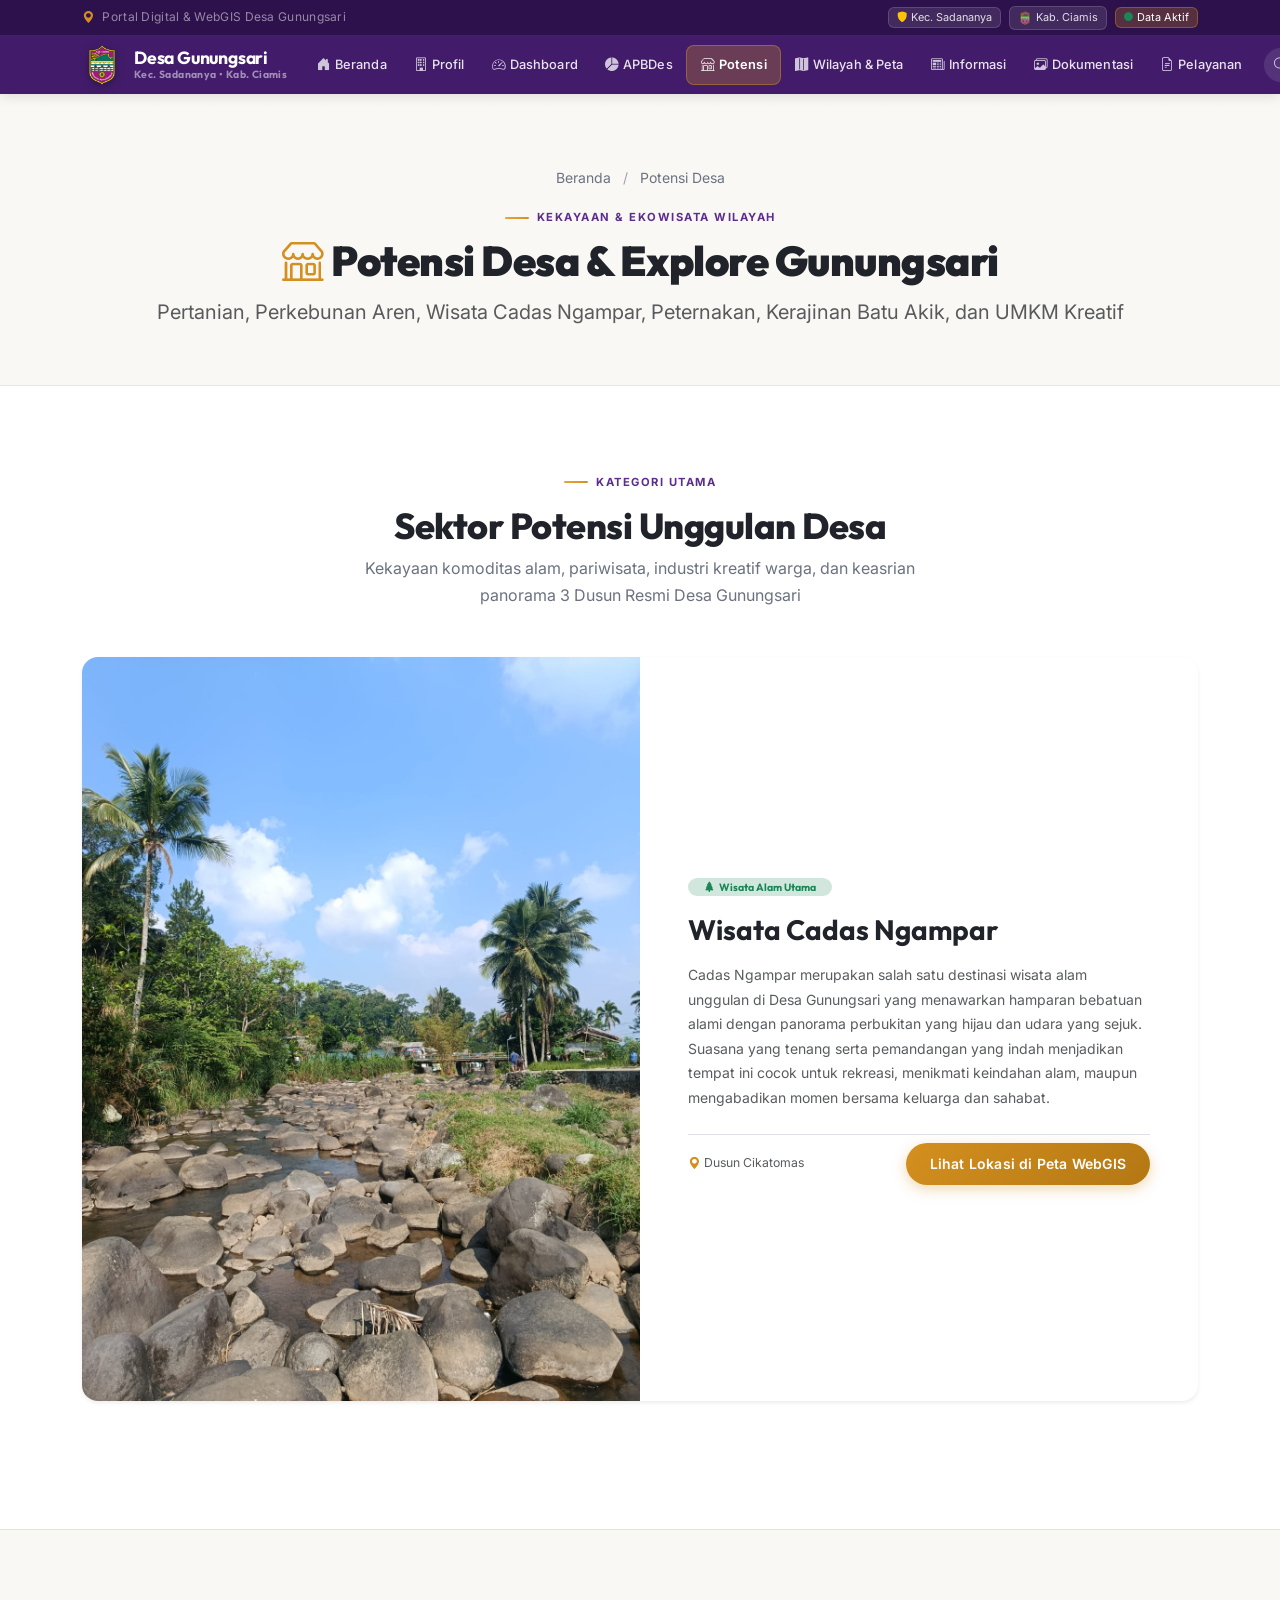
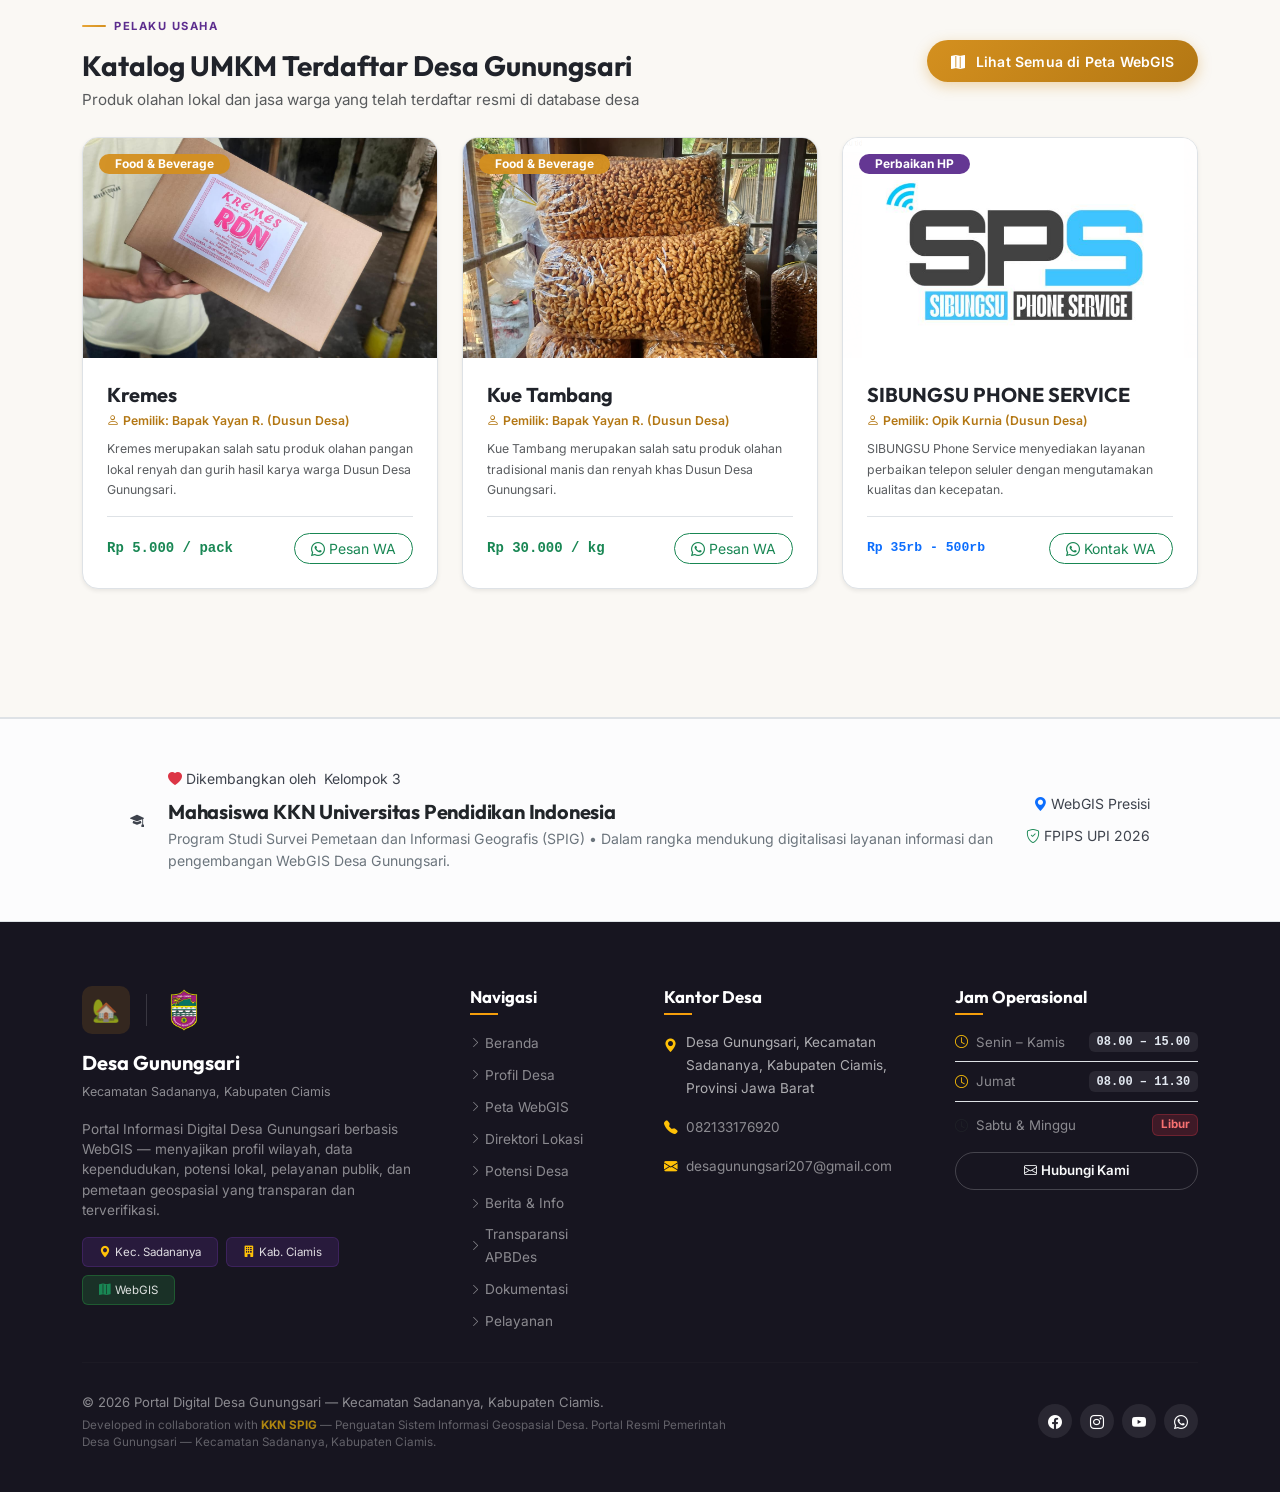
<file: potensi.html>
<!DOCTYPE html>
<html lang="id">
<head>
  <meta charset="UTF-8">
  <meta name="viewport" content="width=device-width, initial-scale=1.0">
  <meta name="description" content="Potensi unggulan Desa Gunungsari: Pertanian, Perkebunan Aren, Wisata Cadas Ngampar, Peternakan, Kerajinan Batu Akik, UMKM Kreatif, dan Sumber Daya Alam.">
  <meta name="keywords" content="Potensi Desa Gunungsari, Gula Aren Sadananya, Wisata Cadas Ngampar, Batu Akik, UMKM Ciamis">
  <meta name="robots" content="index, follow">
  <title>Potensi Desa & Explore Gunungsari — Desa Gunungsari</title>

  <!-- Favicon -->
  <link rel="icon" href="data:image/svg+xml,<svg xmlns=%22http://www.w3.org/2000/svg%22 viewBox=%220 0 100 100%22><text y=%22.9em%22 font-size=%2280%22>🏡</text></svg>">

  <!-- Google Fonts: Outfit + Inter -->
  <link rel="preconnect" href="https://fonts.googleapis.com">
  <link rel="preconnect" href="https://fonts.gstatic.com" crossorigin>
  <link href="https://fonts.googleapis.com/css2?family=Inter:wght@300;400;500;600;700;800&family=Outfit:wght@400;500;600;700;800;900&display=swap" rel="stylesheet">

  <!-- Bootstrap 5 CSS -->
  <link href="https://cdn.jsdelivr.net/npm/bootstrap@5.3.3/dist/css/bootstrap.min.css" rel="stylesheet">

  <!-- Bootstrap Icons -->
  <link href="https://cdn.jsdelivr.net/npm/bootstrap-icons@1.11.3/font/bootstrap-icons.min.css" rel="stylesheet">

  <!-- Custom CSS -->
  <link rel="stylesheet" href="assets/css/style.css">
</head>
<body>

<!-- Sticky Header Wrapper -->
<div class="sticky-top-wrapper" style="position:sticky; top:0; z-index:1030;">
  <!-- Tier 1: Top Bar -->
  <div class="navbar-topbar" style="background-color:#2D114C; border-bottom:1px solid rgba(255,255,255,0.08); padding:0.35rem 0;">
    <div class="container-fluid container-xl d-flex justify-content-between align-items-center">
      <small class="text-white-50 d-flex align-items-center gap-2" style="font-size:0.75rem; letter-spacing:0.3px;">
        <i class="bi bi-geo-alt-fill text-gold" style="font-size:0.75rem;"></i>
        Portal Digital &amp; WebGIS Desa Gunungsari
      </small>
      <div class="d-flex align-items-center gap-2">
        <span class="badge fw-normal py-1 px-2 d-none d-sm-inline-flex align-items-center gap-1" style="font-size:0.68rem; background:rgba(255,255,255,0.1); border:1px solid rgba(255,255,255,0.15); color:rgba(255,255,255,0.85);">
          <i class="bi bi-shield-fill text-warning" style="font-size:0.65rem;"></i>Kec. Sadananya
        </span>
        <span class="badge fw-normal py-1 px-2 d-none d-sm-inline-flex align-items-center gap-1" style="font-size:0.68rem; background:rgba(255,255,255,0.1); border:1px solid rgba(255,255,255,0.15); color:rgba(255,255,255,0.85);">
          <img src="assets/img/logo-ciamis.png" alt="Ciamis" style="height:14px; max-height:14px; width:auto; vertical-align:middle;">
          Kab. Ciamis
        </span>
        <span class="badge fw-normal py-1 px-2 d-inline-flex align-items-center gap-1" style="font-size:0.68rem; background:rgba(212,144,31,0.25); border:1px solid rgba(212,144,31,0.4); color:#FFFFFF;">
          <i class="bi bi-circle-fill text-success" style="font-size:0.55rem;"></i>Data Aktif
        </span>
      </div>
    </div>
  </div>

  <!-- Tier 2: Main Navbar -->
  <nav class="navbar navbar-expand-xl navbar-dark" id="mainNavbar" style="background-color:#421C6B !important; padding:0.55rem 0;">
    <div class="container-fluid container-xl">
      <a class="navbar-brand py-0 d-flex align-items-center gap-2" href="index.html">
        <img src="assets/img/logo-ciamis.png" alt="Logo Desa Gunungsari" style="height:40px; max-height:40px; width:auto; filter:drop-shadow(0 2px 4px rgba(0,0,0,0.3));" class="me-1">
        <div class="d-flex flex-column lh-1">
          <span class="fw-bold text-white font-outfit" style="font-size:1.1rem; letter-spacing:-0.2px;">Desa Gunungsari</span>
          <small class="text-white-50" style="font-size:0.65rem; letter-spacing:0.4px; margin-top:3px;">Kec. Sadananya &bull; Kab. Ciamis</small>
        </div>
      </a>

      <button class="navbar-toggler border-0 p-2" type="button" data-bs-toggle="collapse" data-bs-target="#mainNav">
        <span class="navbar-toggler-icon"></span>
      </button>

      <div class="collapse navbar-collapse" id="mainNav">
        <ul class="navbar-nav mx-auto align-items-xl-center my-2 my-xl-0">
          <li class="nav-item"><a class="nav-link" href="index.html"><i class="bi bi-house-door-fill me-1"></i>Beranda</a></li>
          <li class="nav-item"><a class="nav-link" href="profil.html"><i class="bi bi-building me-1"></i>Profil</a></li>
          <li class="nav-item"><a class="nav-link" href="dashboard.html"><i class="bi bi-speedometer2 me-1"></i>Dashboard</a></li>
          <li class="nav-item"><a class="nav-link" href="apbdes.html"><i class="bi bi-pie-chart-fill me-1"></i>APBDes</a></li>
          <li class="nav-item"><a class="nav-link active" href="potensi.html"><i class="bi bi-shop me-1"></i>Potensi</a></li>
          <li class="nav-item"><a class="nav-link" href="peta.html"><i class="bi bi-map-fill me-1"></i>Wilayah &amp; Peta</a></li>
          <li class="nav-item"><a class="nav-link" href="informasi.html"><i class="bi bi-newspaper me-1"></i>Informasi</a></li>
          <li class="nav-item"><a class="nav-link" href="dokumentasi.html"><i class="bi bi-images me-1"></i>Dokumentasi</a></li>
          <li class="nav-item"><a class="nav-link" href="pelayanan.html"><i class="bi bi-file-earmark-text me-1"></i>Pelayanan</a></li>
        </ul>

        <div class="d-flex align-items-center gap-2 mt-2 mt-xl-0 ms-xl-2">
          <a class="nav-link nav-search-btn me-1" href="search.html" title="Cari di Portal"><i class="bi bi-search"></i></a>
          <a class="nav-link navbar-cta ms-xl-1" href="kontak.html"><i class="bi bi-envelope-fill me-1"></i>Kontak</a>
        </div>
      </div>
    </div>
  </nav>
</div>

<!-- Clean Page Header -->
<section class="page-header-clean" aria-label="Halaman Potensi Desa">
  <div class="container text-center position-relative">
    <div class="page-breadcrumb">
      <a href="index.html">Beranda</a>
      <span class="separator">/</span>
      <span>Potensi Desa</span>
    </div>
    <p class="section-label justify-content-center mb-2">Kekayaan &amp; Ekowisata Wilayah</p>
    <h1 class="font-outfit"><i class="bi bi-shop me-2 text-gold"></i>Potensi Desa &amp; Explore Gunungsari</h1>
    <p class="text-muted fs-5 mb-0">Pertanian, Perkebunan Aren, Wisata Cadas Ngampar, Peternakan, Kerajinan Batu Akik, dan UMKM Kreatif</p>
  </div>
</section>

<!-- 1. FEATURED SEKTOR POTENSI REAL DATABASE -->
<section class="section-padding bg-body" id="kategori-potensi">
  <div class="container">
    <div class="text-center mb-5 fade-in-up">
      <p class="section-label justify-content-center">Kategori Utama</p>
      <h2 class="section-heading">Sektor Potensi Unggulan Desa</h2>
      <p class="section-subheading">Kekayaan komoditas alam, pariwisata, industri kreatif warga, dan keasrian panorama 3 Dusun Resmi Desa Gunungsari</p>
    </div>

    <!-- Featured Wisata Cadas Ngampar -->
    <div class="card border-0 rounded-4 shadow-sm overflow-hidden mb-5 bg-white">
      <div class="row g-0 align-items-center">
        <div class="col-lg-6">
          <img src="assets/uploads/potensi/img_6a62d18894759.jpeg" alt="Wisata Cadas Ngampar" class="w-100 h-100" style="min-height:350px; object-fit:cover;">
        </div>
        <div class="col-lg-6 p-4 p-md-5">
          <span class="badge bg-success-subtle text-success px-3 py-1.5 rounded-pill mb-3 font-outfit fw-bold">
            <i class="bi bi-tree-fill me-1"></i>Wisata Alam Utama
          </span>
          <h3 class="fw-bold font-outfit text-charcoal mb-3">Wisata Cadas Ngampar</h3>
          <p class="text-muted mb-4" style="line-height:1.75;">
            Cadas Ngampar merupakan salah satu destinasi wisata alam unggulan di Desa Gunungsari yang menawarkan hamparan bebatuan alami dengan panorama perbukitan yang hijau dan udara yang sejuk. Suasana yang tenang serta pemandangan yang indah menjadikan tempat ini cocok untuk rekreasi, menikmati keindahan alam, maupun mengabadikan momen bersama keluarga dan sahabat.
          </p>
          <div class="d-flex align-items-center justify-content-between pt-2 border-top">
            <small class="text-muted"><i class="bi bi-geo-alt-fill me-1 text-gold"></i>Dusun Cikatomas</small>
            <a href="peta.html" class="btn btn-sm btn-gold rounded-pill px-4">Lihat Lokasi di Peta WebGIS</a>
          </div>
        </div>
      </div>
    </div>
  </div>
</section>

<!-- 2. DIREKTORI UMKM REAL DATABASE -->
<section class="section-padding bg-cream border-top border-bottom" id="direktori-umkm">
  <div class="container">
    <div class="d-flex justify-content-between align-items-center mb-4 flex-wrap gap-2 fade-in-up">
      <div>
        <p class="section-label">Pelaku Usaha</p>
        <h3 class="fw-bold mb-1 font-outfit text-charcoal">Katalog UMKM Terdaftar Desa Gunungsari</h3>
        <p class="text-muted mb-0" style="font-size:0.95rem;">Produk olahan lokal dan jasa warga yang telah terdaftar resmi di database desa</p>
      </div>
      <a href="peta.html" class="btn btn-gold rounded-pill px-4">
        <i class="bi bi-map-fill me-1"></i>Lihat Semua di Peta WebGIS
      </a>
    </div>

    <div class="row g-4 mb-5">
      <!-- UMKM 1: Kremes -->
      <div class="col-md-4 fade-in-up">
        <div class="direktori-card h-100 bg-white rounded-4 shadow-sm border overflow-hidden d-flex flex-column">
          <div style="overflow:hidden; height:220px; position:relative;">
            <img src="assets/uploads/umkm_katalog_1784860663_358.jpeg" class="w-100 h-100" alt="Kremes" style="object-fit:cover;">
            <span class="badge rounded-pill position-absolute top-0 start-0 m-3 px-3 py-1.5" style="background:rgba(212,144,31,0.95); color:#fff; font-size:0.75rem;">
              Food &amp; Beverage
            </span>
          </div>
          <div class="p-4 d-flex flex-column flex-grow-1">
            <h5 class="fw-bold font-outfit text-charcoal mb-1">Kremes</h5>
            <small class="text-gold-dark fw-semibold mb-2 font-inter"><i class="bi bi-person me-1"></i>Pemilik: Bapak Yayan R. (Dusun Desa)</small>
            <p class="text-muted small mb-3" style="line-height:1.65; flex-grow:1;">
              Kremes merupakan salah satu produk olahan pangan lokal renyah dan gurih hasil karya warga Dusun Desa Gunungsari.
            </p>
            <div class="d-flex justify-content-between align-items-center mt-auto pt-3 border-top">
              <span class="fw-bold text-success font-mono">Rp 5.000 / pack</span>
              <a href="https://wa.me/6283141416463" target="_blank" class="btn btn-sm btn-outline-success rounded-pill px-3">
                <i class="bi bi-whatsapp me-1"></i>Pesan WA
              </a>
            </div>
          </div>
        </div>
      </div>

      <!-- UMKM 2: Kue Tambang -->
      <div class="col-md-4 fade-in-up">
        <div class="direktori-card h-100 bg-white rounded-4 shadow-sm border overflow-hidden d-flex flex-column">
          <div style="overflow:hidden; height:220px; position:relative;">
            <img src="assets/uploads/umkm_katalog_1784860760_185.jpeg" class="w-100 h-100" alt="Kue Tambang" style="object-fit:cover;">
            <span class="badge rounded-pill position-absolute top-0 start-0 m-3 px-3 py-1.5" style="background:rgba(212,144,31,0.95); color:#fff; font-size:0.75rem;">
              Food &amp; Beverage
            </span>
          </div>
          <div class="p-4 d-flex flex-column flex-grow-1">
            <h5 class="fw-bold font-outfit text-charcoal mb-1">Kue Tambang</h5>
            <small class="text-gold-dark fw-semibold mb-2 font-inter"><i class="bi bi-person me-1"></i>Pemilik: Bapak Yayan R. (Dusun Desa)</small>
            <p class="text-muted small mb-3" style="line-height:1.65; flex-grow:1;">
              Kue Tambang merupakan salah satu produk olahan tradisional manis dan renyah khas Dusun Desa Gunungsari.
            </p>
            <div class="d-flex justify-content-between align-items-center mt-auto pt-3 border-top">
              <span class="fw-bold text-success font-mono">Rp 30.000 / kg</span>
              <a href="https://wa.me/6283171051981" target="_blank" class="btn btn-sm btn-outline-success rounded-pill px-3">
                <i class="bi bi-whatsapp me-1"></i>Pesan WA
              </a>
            </div>
          </div>
        </div>
      </div>

      <!-- UMKM 3: SIBUNGSU PHONE SERVICE -->
      <div class="col-md-4 fade-in-up">
        <div class="direktori-card h-100 bg-white rounded-4 shadow-sm border overflow-hidden d-flex flex-column">
          <div style="overflow:hidden; height:220px; position:relative;">
            <img src="assets/uploads/umkm_katalog_1784864946_925.png" class="w-100 h-100" alt="SIBUNGSU PHONE SERVICE" style="object-fit:cover;">
            <span class="badge rounded-pill position-absolute top-0 start-0 m-3 px-3 py-1.5" style="background:rgba(92,45,142,0.95); color:#fff; font-size:0.75rem;">
              Perbaikan HP
            </span>
          </div>
          <div class="p-4 d-flex flex-column flex-grow-1">
            <h5 class="fw-bold font-outfit text-charcoal mb-1">SIBUNGSU PHONE SERVICE</h5>
            <small class="text-gold-dark fw-semibold mb-2 font-inter"><i class="bi bi-person me-1"></i>Pemilik: Opik Kurnia (Dusun Desa)</small>
            <p class="text-muted small mb-3" style="line-height:1.65; flex-grow:1;">
              SIBUNGSU Phone Service menyediakan layanan perbaikan telepon seluler dengan mengutamakan kualitas dan kecepatan.
            </p>
            <div class="d-flex justify-content-between align-items-center mt-auto pt-3 border-top">
              <span class="fw-bold text-primary font-mono" style="font-size:0.82rem;">Rp 35rb - 500rb</span>
              <a href="https://wa.me/6285751394262" target="_blank" class="btn btn-sm btn-outline-success rounded-pill px-3">
                <i class="bi bi-whatsapp me-1"></i>Kontak WA
              </a>
            </div>
          </div>
        </div>
      </div>
    </div>
  </div>
</section>

<!-- Footer -->
<!-- Footer matching Image 2 -->
<!-- Footer matching Image 2 -->
<!-- Footer matching Image 2 -->
<!-- Footer matching Image 2 -->
<!-- Footer matching Image 2 -->
<!-- Footer matching Image 2 -->
<!-- Footer matching Image 2 -->
<!-- Footer matching Image 2 -->
<!-- Footer matching Image 2 -->
<!-- Footer matching Image 2 -->
<!-- Footer matching Image 2 -->
<!-- Footer matching Image 2 -->

<!-- Section Kepercayaan & Pengembang (KKN SPIG UPI) -->
<section class="py-4 bg-light-subtle border-top border-bottom" aria-label="Informasi Pengembang">
  <div class="container">
    <div class="dev-credit-card p-4 p-md-4 px-lg-5">
      <div class="row align-items-center g-3 g-md-4">
        <div class="col-auto">
          <div class="dev-credit-icon">
            <i class="bi bi-mortarboard-fill"></i>
          </div>
        </div>
        <div class="col">
          <div class="d-flex flex-wrap align-items-center gap-2 mb-2">
            <span class="dev-credit-pill">
              <i class="bi bi-heart-fill text-danger"></i> Dikembangkan oleh
            </span>
            <span class="dev-credit-tag">Kelompok 3</span>
          </div>
          <h4 class="fw-bold font-outfit text-dark mb-1" style="font-size: 1.25rem; letter-spacing: -0.2px;">
            Mahasiswa KKN Universitas Pendidikan Indonesia
          </h4>
          <p class="text-secondary mb-0" style="line-height: 1.6; font-size: 0.88rem;">
            Program Studi Survei Pemetaan dan Informasi Geografis (SPIG) &bull; Dalam rangka mendukung digitalisasi layanan informasi dan pengembangan WebGIS Desa Gunungsari.
          </p>
        </div>
        <div class="col-lg-auto d-none d-lg-flex flex-column gap-2 align-items-end">
          <span class="dev-credit-badge">
            <i class="bi bi-geo-alt-fill text-primary"></i> WebGIS Presisi
          </span>
          <span class="dev-credit-badge">
            <i class="bi bi-shield-check text-success"></i> FPIPS UPI 2026
          </span>
        </div>
      </div>
    </div>
  </div>
</section>

<footer class="footer-section" role="contentinfo" style="background-color:#171520; color:rgba(255,255,255,0.7); padding-top:4rem; padding-bottom:2.5rem;">
  <div class="container-fluid container-xl">
    <div class="row g-4 g-lg-5 mb-4">

      <!-- Col 1: Brand & Description -->
      <div class="col-lg-4 col-md-6">
        <div class="d-flex align-items-center gap-3 mb-3">
          <div style="width:48px; height:48px; background:rgba(212,144,31,0.15); border-radius:10px; display:flex; align-items:center; justify-content:center; font-size:1.4rem; flex-shrink:0;">🏡</div>
          <div style="width:1px; height:32px; background:rgba(255,255,255,0.15);"></div>
          <img src="assets/img/logo-ciamis.png" alt="Logo Kabupaten Ciamis" style="height:42px; width:auto;" title="Kabupaten Ciamis">
        </div>
        <div class="mb-3">
          <h5 class="text-white fw-bold font-outfit mb-1" style="font-size:1.25rem;">Desa Gunungsari</h5>
          <small class="text-white-50" style="font-size:0.78rem;">Kecamatan Sadananya, Kabupaten Ciamis</small>
        </div>
        <p class="small text-white-50 lh-base mb-3" style="font-size:0.85rem;">
          Portal Informasi Digital Desa Gunungsari berbasis WebGIS — menyajikan profil wilayah, data kependudukan, potensi lokal, pelayanan publik, dan pemetaan geospasial yang transparan dan terverifikasi.
        </p>
        <div class="d-flex gap-2 flex-wrap">
          <span class="badge py-2 px-3 fw-normal" style="font-size:0.72rem; background:rgba(92,45,142,0.25); border:1px solid rgba(92,45,142,0.4); color:rgba(255,255,255,0.85);">
            <i class="bi bi-geo-alt-fill text-warning me-1"></i>Kec. Sadananya
          </span>
          <span class="badge py-2 px-3 fw-normal" style="font-size:0.72rem; background:rgba(92,45,142,0.25); border:1px solid rgba(92,45,142,0.4); color:rgba(255,255,255,0.85);">
            <i class="bi bi-building-fill text-warning me-1"></i>Kab. Ciamis
          </span>
          <span class="badge py-2 px-3 fw-normal" style="font-size:0.72rem; background:rgba(40,167,69,0.2); border:1px solid rgba(40,167,69,0.35); color:rgba(255,255,255,0.85);">
            <i class="bi bi-map-fill text-success me-1"></i>WebGIS
          </span>
        </div>
      </div>

      <!-- Col 2: Navigasi -->
      <div class="col-lg-2 col-md-3 col-6">
        <h6 class="text-white font-outfit fw-bold mb-3 pb-2 position-relative" style="font-size:1.05rem;">
          Navigasi
          <span style="position:absolute; bottom:0; left:0; width:28px; height:2px; background:#F59E0B;"></span>
        </h6>
        <ul class="list-unstyled small d-flex flex-column gap-2 mb-0" style="font-size:0.85rem;">
          <li><a href="index.html" class="text-white-50 text-decoration-none d-inline-flex align-items-center gap-1"><i class="bi bi-chevron-right" style="font-size:0.7rem;"></i> Beranda</a></li>
          <li><a href="profil.html" class="text-white-50 text-decoration-none d-inline-flex align-items-center gap-1"><i class="bi bi-chevron-right" style="font-size:0.7rem;"></i> Profil Desa</a></li>
          <li><a href="peta.html" class="text-white-50 text-decoration-none d-inline-flex align-items-center gap-1"><i class="bi bi-chevron-right" style="font-size:0.7rem;"></i> Peta WebGIS</a></li>
          <li><a href="peta.html#direktori-pane" class="text-white-50 text-decoration-none d-inline-flex align-items-center gap-1"><i class="bi bi-chevron-right" style="font-size:0.7rem;"></i> Direktori Lokasi</a></li>
          <li><a href="potensi.html" class="text-white-50 text-decoration-none d-inline-flex align-items-center gap-1"><i class="bi bi-chevron-right" style="font-size:0.7rem;"></i> Potensi Desa</a></li>
          <li><a href="informasi.html" class="text-white-50 text-decoration-none d-inline-flex align-items-center gap-1"><i class="bi bi-chevron-right" style="font-size:0.7rem;"></i> Berita &amp; Info</a></li>
          <li><a href="apbdes.html" class="text-white-50 text-decoration-none d-inline-flex align-items-center gap-1"><i class="bi bi-chevron-right" style="font-size:0.7rem;"></i> Transparansi APBDes</a></li>
          <li><a href="dokumentasi.html" class="text-white-50 text-decoration-none d-inline-flex align-items-center gap-1"><i class="bi bi-chevron-right" style="font-size:0.7rem;"></i> Dokumentasi</a></li>
          <li><a href="pelayanan.html" class="text-white-50 text-decoration-none d-inline-flex align-items-center gap-1"><i class="bi bi-chevron-right" style="font-size:0.7rem;"></i> Pelayanan</a></li>
        </ul>
      </div>

      <!-- Col 3: Kantor Desa -->
      <div class="col-lg-3 col-md-3 col-6">
        <h6 class="text-white font-outfit fw-bold mb-3 pb-2 position-relative" style="font-size:1.05rem;">
          Kantor Desa
          <span style="position:absolute; bottom:0; left:0; width:28px; height:2px; background:#F59E0B;"></span>
        </h6>
        <ul class="list-unstyled small d-flex flex-column gap-3 mb-0" style="font-size:0.85rem; color:rgba(255,255,255,0.65);">
          <li class="d-flex align-items-start gap-2">
            <i class="bi bi-geo-alt-fill text-warning mt-1" style="flex-shrink:0;"></i>
            <span>Desa Gunungsari, Kecamatan Sadananya, Kabupaten Ciamis, Provinsi Jawa Barat</span>
          </li>
          <li class="d-flex align-items-center gap-2">
            <i class="bi bi-telephone-fill text-warning" style="flex-shrink:0;"></i>
            <a href="tel:082133176920" class="text-white-50 text-decoration-none">082133176920</a>
          </li>
          <li class="d-flex align-items-center gap-2">
            <i class="bi bi-envelope-fill text-warning" style="flex-shrink:0;"></i>
            <a href="mailto:desagunungsari207@gmail.com" class="text-white-50 text-decoration-none">desagunungsari207@gmail.com</a>
          </li>
        </ul>
      </div>

      <!-- Col 4: Jam Operasional -->
      <div class="col-lg-3 col-md-6">
        <h6 class="text-white font-outfit fw-bold mb-3 pb-2 position-relative" style="font-size:1.05rem;">
          Jam Operasional
          <span style="position:absolute; bottom:0; left:0; width:28px; height:2px; background:#F59E0B;"></span>
        </h6>
        <ul class="list-unstyled small d-flex flex-column gap-2 mb-3" style="font-size:0.83rem;">
          <li class="d-flex justify-content-between align-items-center pb-2 border-bottom border-white-10">
            <span class="text-white-50"><i class="bi bi-clock me-2 text-warning"></i>Senin – Kamis</span>
            <span class="badge font-monospace" style="background:rgba(255,255,255,0.08); color:#E2E8F0; font-size:0.75rem;">08.00 – 15.00</span>
          </li>
          <li class="d-flex justify-content-between align-items-center pb-2 border-bottom border-white-10">
            <span class="text-white-50"><i class="bi bi-clock me-2 text-warning"></i>Jumat</span>
            <span class="badge font-monospace" style="background:rgba(255,255,255,0.08); color:#E2E8F0; font-size:0.75rem;">08.00 – 11.30</span>
          </li>
          <li class="d-flex justify-content-between align-items-center pt-1">
            <span class="text-white-50"><i class="bi bi-clock me-2 text-muted"></i>Sabtu &amp; Minggu</span>
            <span class="badge" style="background:rgba(220,53,69,0.2); color:#F87171; border:1px solid rgba(220,53,69,0.3); font-size:0.72rem;">Libur</span>
          </li>
        </ul>
        <a href="kontak.html" class="btn btn-outline-light rounded-pill btn-sm w-100 py-2 fw-semibold" style="border-color:rgba(255,255,255,0.2); font-size:0.83rem;">
          <i class="bi bi-envelope me-1"></i>Hubungi Kami
        </a>
      </div>

    </div>

    <hr style="border-color:rgba(255,255,255,0.08); margin:1.75rem 0;">

    <!-- Bottom Bar -->
    <div class="row align-items-center g-3">
      <div class="col-md-7 text-center text-md-start">
        <p class="mb-1 text-white-50" style="font-size:0.82rem;">
          &copy; 2026 Portal Digital Desa Gunungsari — Kecamatan Sadananya, Kabupaten Ciamis.
        </p>
        <p class="mb-0 text-white-50" style="font-size:0.73rem; opacity:0.65; line-height:1.5;">
          Developed in collaboration with <strong class="text-warning">KKN SPIG</strong> — Penguatan Sistem Informasi Geospasial Desa. Portal Resmi Pemerintah Desa Gunungsari — Kecamatan Sadananya, Kabupaten Ciamis.
        </p>
      </div>
      <div class="col-md-5 text-center text-md-end">
        <div class="d-inline-flex align-items-center gap-2">
          <a href="#" class="btn btn-dark btn-sm rounded-circle d-inline-flex align-items-center justify-content-center p-0" style="width:34px; height:34px; background:rgba(255,255,255,0.08); color:#FFF; border:none;" aria-label="Facebook"><i class="bi bi-facebook"></i></a>
          <a href="#" class="btn btn-dark btn-sm rounded-circle d-inline-flex align-items-center justify-content-center p-0" style="width:34px; height:34px; background:rgba(255,255,255,0.08); color:#FFF; border:none;" aria-label="Instagram"><i class="bi bi-instagram"></i></a>
          <a href="#" class="btn btn-dark btn-sm rounded-circle d-inline-flex align-items-center justify-content-center p-0" style="width:34px; height:34px; background:rgba(255,255,255,0.08); color:#FFF; border:none;" aria-label="YouTube"><i class="bi bi-youtube"></i></a>
          <a href="https://wa.me/6282133176920" target="_blank" class="btn btn-dark btn-sm rounded-circle d-inline-flex align-items-center justify-content-center p-0" style="width:34px; height:34px; background:rgba(255,255,255,0.08); color:#FFF; border:none;" aria-label="WhatsApp"><i class="bi bi-whatsapp"></i></a>
        </div>
      </div>
    </div>

  </div>
</footer>

<!-- Back to Top Button -->
<button class="btn btn-back-top rounded-circle shadow-lg" id="btnBackTop" aria-label="Kembali ke atas" style="position:fixed; bottom:25px; right:25px; width:44px; height:44px; background:#5C2D8E; color:#FFF; border:none; display:none; z-index:1050; align-items:center; justify-content:center;">
  <i class="bi bi-chevron-up"></i>
</button>

<script src="https://cdn.jsdelivr.net/npm/bootstrap@5.3.3/dist/js/bootstrap.bundle.min.js"></script>
<script src="assets/js/main.js"></script>

</body>
</html>
</file>
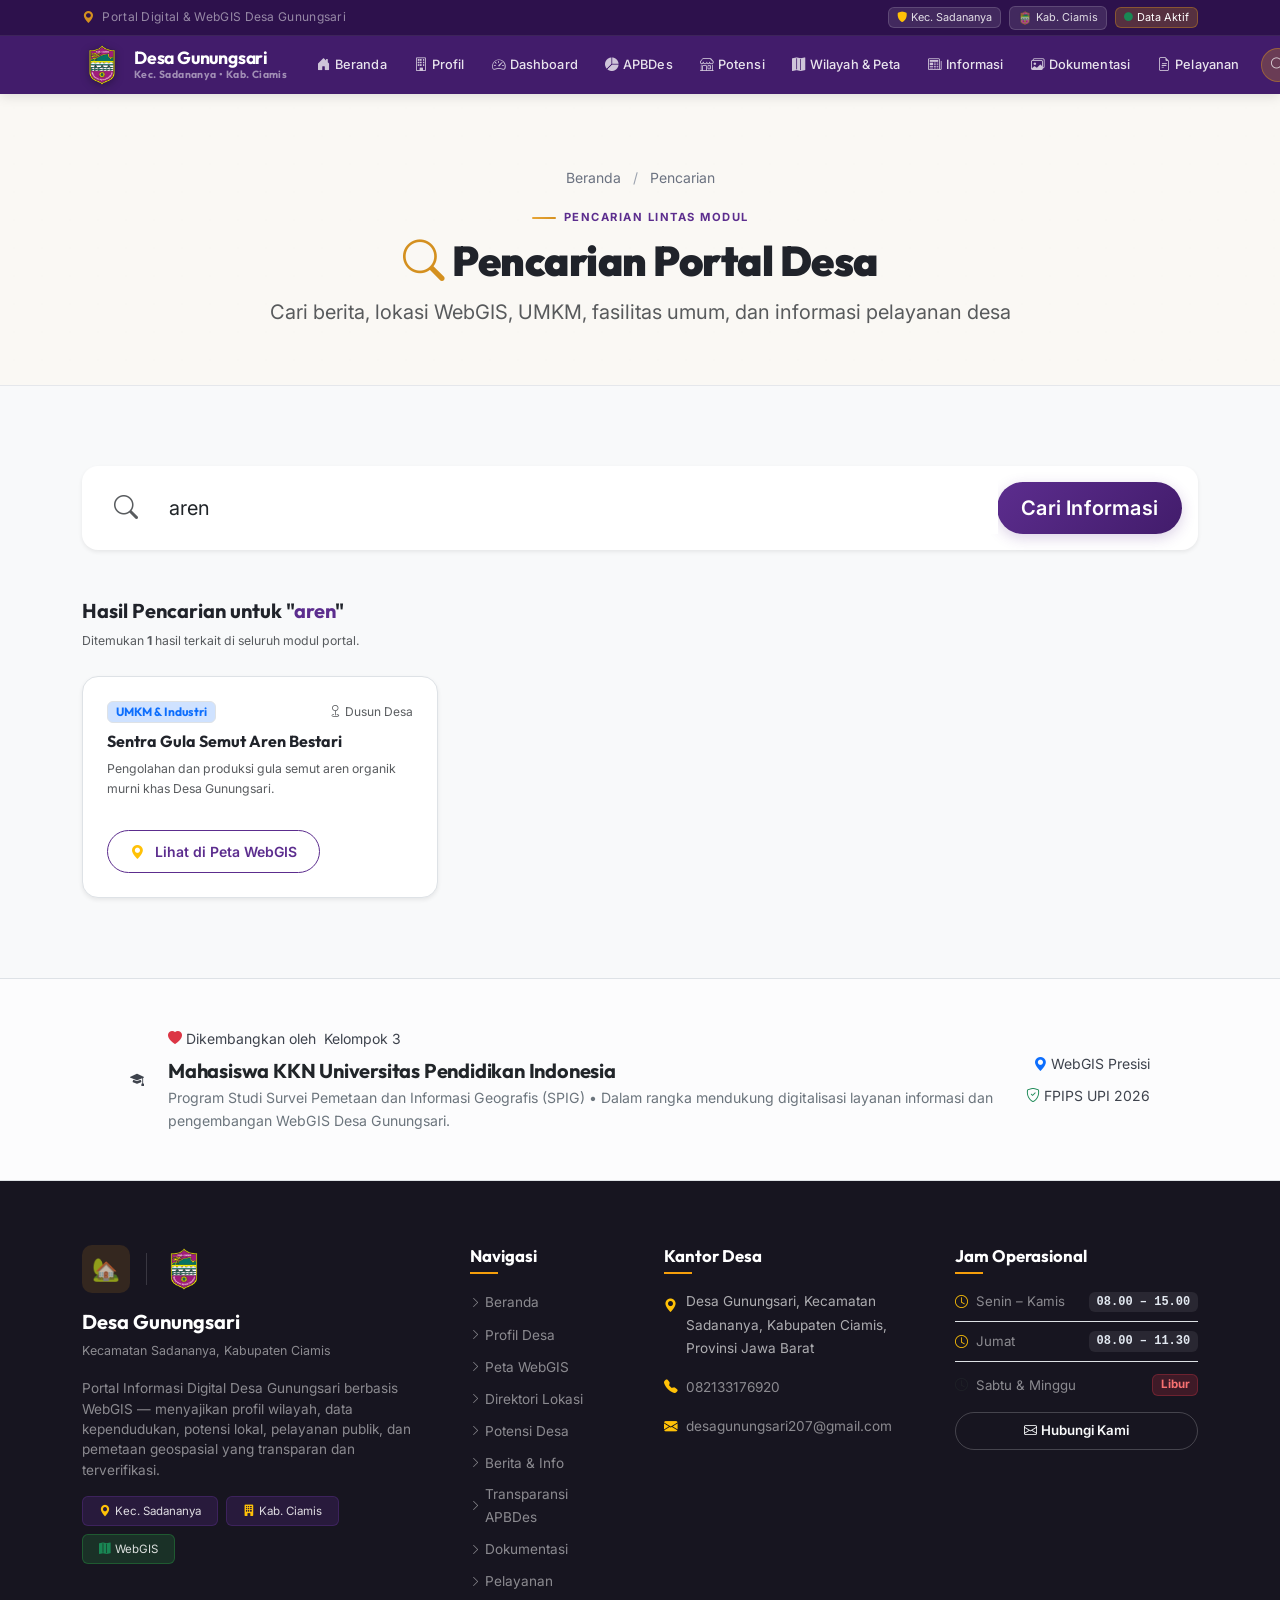
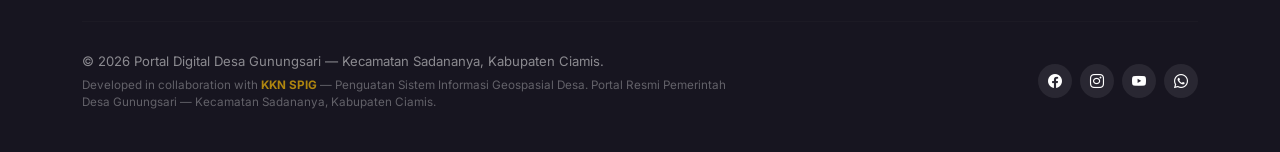
<file: search.html>
<!DOCTYPE html>
<html lang="id">
<head>
  <meta charset="UTF-8">
  <meta name="viewport" content="width=device-width, initial-scale=1.0">
  <meta name="description" content="Pencarian global informasi lintas modul Desa Gunungsari: Berita, pengumuman, lokasi WebGIS, UMKM, dan pelayanan publik.">
  <meta name="keywords" content="Pencarian Desa Gunungsari, Search WebGIS, Syarat Surat, Sadananya, Ciamis">
  <meta name="robots" content="index, follow">
  <title>Pencarian Global Portal Desa — Desa Gunungsari</title>

  <!-- Favicon -->
  <link rel="icon" href="data:image/svg+xml,<svg xmlns=%22http://www.w3.org/2000/svg%22 viewBox=%220 0 100 100%22><text y=%22.9em%22 font-size=%2280%22>🏡</text></svg>">

  <!-- Google Fonts: Outfit + Inter -->
  <link rel="preconnect" href="https://fonts.googleapis.com">
  <link rel="preconnect" href="https://fonts.gstatic.com" crossorigin>
  <link href="https://fonts.googleapis.com/css2?family=Inter:wght@300;400;500;600;700;800&family=Outfit:wght@400;500;600;700;800;900&display=swap" rel="stylesheet">

  <!-- Bootstrap 5 CSS -->
  <link href="https://cdn.jsdelivr.net/npm/bootstrap@5.3.3/dist/css/bootstrap.min.css" rel="stylesheet">

  <!-- Bootstrap Icons -->
  <link href="https://cdn.jsdelivr.net/npm/bootstrap-icons@1.11.3/font/bootstrap-icons.min.css" rel="stylesheet">

  <!-- Custom CSS -->
  <link rel="stylesheet" href="assets/css/style.css">
</head>
<body>

<!-- Sticky Header Wrapper -->
<div class="sticky-top-wrapper" style="position:sticky; top:0; z-index:1030;">
  <!-- Tier 1: Top Bar -->
  <div class="navbar-topbar" style="background-color:#2D114C; border-bottom:1px solid rgba(255,255,255,0.08); padding:0.35rem 0;">
    <div class="container-fluid container-xl d-flex justify-content-between align-items-center">
      <small class="text-white-50 d-flex align-items-center gap-2" style="font-size:0.75rem; letter-spacing:0.3px;">
        <i class="bi bi-geo-alt-fill text-gold" style="font-size:0.75rem;"></i>
        Portal Digital &amp; WebGIS Desa Gunungsari
      </small>
      <div class="d-flex align-items-center gap-2">
        <span class="badge fw-normal py-1 px-2 d-none d-sm-inline-flex align-items-center gap-1" style="font-size:0.68rem; background:rgba(255,255,255,0.1); border:1px solid rgba(255,255,255,0.15); color:rgba(255,255,255,0.85);">
          <i class="bi bi-shield-fill text-warning" style="font-size:0.65rem;"></i>Kec. Sadananya
        </span>
        <span class="badge fw-normal py-1 px-2 d-none d-sm-inline-flex align-items-center gap-1" style="font-size:0.68rem; background:rgba(255,255,255,0.1); border:1px solid rgba(255,255,255,0.15); color:rgba(255,255,255,0.85);">
          <img src="assets/img/logo-ciamis.png" alt="Ciamis" style="height:14px; max-height:14px; width:auto; vertical-align:middle;">
          Kab. Ciamis
        </span>
        <span class="badge fw-normal py-1 px-2 d-inline-flex align-items-center gap-1" style="font-size:0.68rem; background:rgba(212,144,31,0.25); border:1px solid rgba(212,144,31,0.4); color:#FFFFFF;">
          <i class="bi bi-circle-fill text-success" style="font-size:0.55rem;"></i>Data Aktif
        </span>
      </div>
    </div>
  </div>

  <!-- Tier 2: Main Navbar -->
  <nav class="navbar navbar-expand-xl navbar-dark" id="mainNavbar" style="background-color:#421C6B !important; padding:0.55rem 0;">
    <div class="container-fluid container-xl">
      <a class="navbar-brand py-0 d-flex align-items-center gap-2" href="index.html">
        <img src="assets/img/logo-ciamis.png" alt="Logo Desa Gunungsari" style="height:40px; max-height:40px; width:auto; filter:drop-shadow(0 2px 4px rgba(0,0,0,0.3));" class="me-1">
        <div class="d-flex flex-column lh-1">
          <span class="fw-bold text-white font-outfit" style="font-size:1.1rem; letter-spacing:-0.2px;">Desa Gunungsari</span>
          <small class="text-white-50" style="font-size:0.65rem; letter-spacing:0.4px; margin-top:3px;">Kec. Sadananya &bull; Kab. Ciamis</small>
        </div>
      </a>

      <button class="navbar-toggler border-0 p-2" type="button" data-bs-toggle="collapse" data-bs-target="#mainNav">
        <span class="navbar-toggler-icon"></span>
      </button>

      <div class="collapse navbar-collapse" id="mainNav">
        <ul class="navbar-nav mx-auto align-items-xl-center my-2 my-xl-0">
          <li class="nav-item"><a class="nav-link" href="index.html"><i class="bi bi-house-door-fill me-1"></i>Beranda</a></li>
          <li class="nav-item"><a class="nav-link" href="profil.html"><i class="bi bi-building me-1"></i>Profil</a></li>
          <li class="nav-item"><a class="nav-link" href="dashboard.html"><i class="bi bi-speedometer2 me-1"></i>Dashboard</a></li>
          <li class="nav-item"><a class="nav-link" href="apbdes.html"><i class="bi bi-pie-chart-fill me-1"></i>APBDes</a></li>
          <li class="nav-item"><a class="nav-link" href="potensi.html"><i class="bi bi-shop me-1"></i>Potensi</a></li>
          <li class="nav-item"><a class="nav-link" href="peta.html"><i class="bi bi-map-fill me-1"></i>Wilayah &amp; Peta</a></li>
          <li class="nav-item"><a class="nav-link" href="informasi.html"><i class="bi bi-newspaper me-1"></i>Informasi</a></li>
          <li class="nav-item"><a class="nav-link" href="dokumentasi.html"><i class="bi bi-images me-1"></i>Dokumentasi</a></li>
          <li class="nav-item"><a class="nav-link" href="pelayanan.html"><i class="bi bi-file-earmark-text me-1"></i>Pelayanan</a></li>
        </ul>

        <div class="d-flex align-items-center gap-2 mt-2 mt-xl-0 ms-xl-2">
          <a class="nav-link nav-search-btn me-1 active" href="search.html" title="Cari di Portal"><i class="bi bi-search"></i></a>
          <a class="nav-link navbar-cta ms-xl-1" href="kontak.html"><i class="bi bi-envelope-fill me-1"></i>Kontak</a>
        </div>
      </div>
    </div>
  </nav>
</div>

<!-- Clean Page Header -->
<section class="page-header-clean" aria-label="Pencarian Global">
  <div class="container text-center position-relative">
    <div class="page-breadcrumb">
      <a href="index.html">Beranda</a>
      <span class="separator">/</span>
      <span>Pencarian</span>
    </div>
    <p class="section-label justify-content-center mb-2">Pencarian Lintas Modul</p>
    <h1 class="font-outfit"><i class="bi bi-search me-2 text-gold"></i>Pencarian Portal Desa</h1>
    <p class="text-muted fs-5 mb-0">Cari berita, lokasi WebGIS, UMKM, fasilitas umum, dan informasi pelayanan desa</p>
  </div>
</section>

<section class="section-padding">
  <div class="container">

    <!-- Search Input Form -->
    <div class="row justify-content-center mb-5 fade-in-up">
      <div class="col-lg-12">
        <form onsubmit="event.preventDefault(); executeSearch();" class="card p-3 shadow-sm border-0 rounded-4" style="background:var(--bg-white);">
          <div class="input-group input-group-lg">
            <span class="input-group-text bg-transparent border-0 text-muted"><i class="bi bi-search fs-4"></i></span>
            <input type="text" id="searchInput" class="form-control border-0 font-inter"
                   placeholder="Ketik kata kunci (mis. aren, kades, posyandu, domisili, cadas ngampar)..."
                   value="" autofocus required style="box-shadow:none;">
            <button type="submit" class="btn btn-primary-custom px-4 rounded-pill">
              Cari Informasi
            </button>
          </div>
        </form>
      </div>
    </div>

    <div id="searchResultsArea" class="fade-in-up">
      <div class="mb-4">
        <h5 class="fw-bold font-outfit text-charcoal">
          Hasil Pencarian untuk "<span class="text-primary-custom" id="searchKeywordLabel">aren</span>"
        </h5>
        <p class="text-muted small">Ditemukan <strong id="searchResultCount">4</strong> hasil terkait di seluruh modul portal.</p>
      </div>

      <div class="row g-4" id="searchContainer">
        <!-- JS Rendered Results -->
      </div>
    </div>

  </div>
</section>

<!-- Footer -->
<!-- Footer matching Image 2 -->
<!-- Footer matching Image 2 -->
<!-- Footer matching Image 2 -->
<!-- Footer matching Image 2 -->
<!-- Footer matching Image 2 -->
<!-- Footer matching Image 2 -->
<!-- Footer matching Image 2 -->
<!-- Footer matching Image 2 -->
<!-- Footer matching Image 2 -->
<!-- Footer matching Image 2 -->
<!-- Footer matching Image 2 -->
<!-- Footer matching Image 2 -->

<!-- Section Kepercayaan & Pengembang (KKN SPIG UPI) -->
<section class="py-4 bg-light-subtle border-top border-bottom" aria-label="Informasi Pengembang">
  <div class="container">
    <div class="dev-credit-card p-4 p-md-4 px-lg-5">
      <div class="row align-items-center g-3 g-md-4">
        <div class="col-auto">
          <div class="dev-credit-icon">
            <i class="bi bi-mortarboard-fill"></i>
          </div>
        </div>
        <div class="col">
          <div class="d-flex flex-wrap align-items-center gap-2 mb-2">
            <span class="dev-credit-pill">
              <i class="bi bi-heart-fill text-danger"></i> Dikembangkan oleh
            </span>
            <span class="dev-credit-tag">Kelompok 3</span>
          </div>
          <h4 class="fw-bold font-outfit text-dark mb-1" style="font-size: 1.25rem; letter-spacing: -0.2px;">
            Mahasiswa KKN Universitas Pendidikan Indonesia
          </h4>
          <p class="text-secondary mb-0" style="line-height: 1.6; font-size: 0.88rem;">
            Program Studi Survei Pemetaan dan Informasi Geografis (SPIG) &bull; Dalam rangka mendukung digitalisasi layanan informasi dan pengembangan WebGIS Desa Gunungsari.
          </p>
        </div>
        <div class="col-lg-auto d-none d-lg-flex flex-column gap-2 align-items-end">
          <span class="dev-credit-badge">
            <i class="bi bi-geo-alt-fill text-primary"></i> WebGIS Presisi
          </span>
          <span class="dev-credit-badge">
            <i class="bi bi-shield-check text-success"></i> FPIPS UPI 2026
          </span>
        </div>
      </div>
    </div>
  </div>
</section>

<footer class="footer-section" role="contentinfo" style="background-color:#171520; color:rgba(255,255,255,0.7); padding-top:4rem; padding-bottom:2.5rem;">
  <div class="container-fluid container-xl">
    <div class="row g-4 g-lg-5 mb-4">

      <!-- Col 1: Brand & Description -->
      <div class="col-lg-4 col-md-6">
        <div class="d-flex align-items-center gap-3 mb-3">
          <div style="width:48px; height:48px; background:rgba(212,144,31,0.15); border-radius:10px; display:flex; align-items:center; justify-content:center; font-size:1.4rem; flex-shrink:0;">🏡</div>
          <div style="width:1px; height:32px; background:rgba(255,255,255,0.15);"></div>
          <img src="assets/img/logo-ciamis.png" alt="Logo Kabupaten Ciamis" style="height:42px; width:auto;" title="Kabupaten Ciamis">
        </div>
        <div class="mb-3">
          <h5 class="text-white fw-bold font-outfit mb-1" style="font-size:1.25rem;">Desa Gunungsari</h5>
          <small class="text-white-50" style="font-size:0.78rem;">Kecamatan Sadananya, Kabupaten Ciamis</small>
        </div>
        <p class="small text-white-50 lh-base mb-3" style="font-size:0.85rem;">
          Portal Informasi Digital Desa Gunungsari berbasis WebGIS — menyajikan profil wilayah, data kependudukan, potensi lokal, pelayanan publik, dan pemetaan geospasial yang transparan dan terverifikasi.
        </p>
        <div class="d-flex gap-2 flex-wrap">
          <span class="badge py-2 px-3 fw-normal" style="font-size:0.72rem; background:rgba(92,45,142,0.25); border:1px solid rgba(92,45,142,0.4); color:rgba(255,255,255,0.85);">
            <i class="bi bi-geo-alt-fill text-warning me-1"></i>Kec. Sadananya
          </span>
          <span class="badge py-2 px-3 fw-normal" style="font-size:0.72rem; background:rgba(92,45,142,0.25); border:1px solid rgba(92,45,142,0.4); color:rgba(255,255,255,0.85);">
            <i class="bi bi-building-fill text-warning me-1"></i>Kab. Ciamis
          </span>
          <span class="badge py-2 px-3 fw-normal" style="font-size:0.72rem; background:rgba(40,167,69,0.2); border:1px solid rgba(40,167,69,0.35); color:rgba(255,255,255,0.85);">
            <i class="bi bi-map-fill text-success me-1"></i>WebGIS
          </span>
        </div>
      </div>

      <!-- Col 2: Navigasi -->
      <div class="col-lg-2 col-md-3 col-6">
        <h6 class="text-white font-outfit fw-bold mb-3 pb-2 position-relative" style="font-size:1.05rem;">
          Navigasi
          <span style="position:absolute; bottom:0; left:0; width:28px; height:2px; background:#F59E0B;"></span>
        </h6>
        <ul class="list-unstyled small d-flex flex-column gap-2 mb-0" style="font-size:0.85rem;">
          <li><a href="index.html" class="text-white-50 text-decoration-none d-inline-flex align-items-center gap-1"><i class="bi bi-chevron-right" style="font-size:0.7rem;"></i> Beranda</a></li>
          <li><a href="profil.html" class="text-white-50 text-decoration-none d-inline-flex align-items-center gap-1"><i class="bi bi-chevron-right" style="font-size:0.7rem;"></i> Profil Desa</a></li>
          <li><a href="peta.html" class="text-white-50 text-decoration-none d-inline-flex align-items-center gap-1"><i class="bi bi-chevron-right" style="font-size:0.7rem;"></i> Peta WebGIS</a></li>
          <li><a href="peta.html#direktori-pane" class="text-white-50 text-decoration-none d-inline-flex align-items-center gap-1"><i class="bi bi-chevron-right" style="font-size:0.7rem;"></i> Direktori Lokasi</a></li>
          <li><a href="potensi.html" class="text-white-50 text-decoration-none d-inline-flex align-items-center gap-1"><i class="bi bi-chevron-right" style="font-size:0.7rem;"></i> Potensi Desa</a></li>
          <li><a href="informasi.html" class="text-white-50 text-decoration-none d-inline-flex align-items-center gap-1"><i class="bi bi-chevron-right" style="font-size:0.7rem;"></i> Berita &amp; Info</a></li>
          <li><a href="apbdes.html" class="text-white-50 text-decoration-none d-inline-flex align-items-center gap-1"><i class="bi bi-chevron-right" style="font-size:0.7rem;"></i> Transparansi APBDes</a></li>
          <li><a href="dokumentasi.html" class="text-white-50 text-decoration-none d-inline-flex align-items-center gap-1"><i class="bi bi-chevron-right" style="font-size:0.7rem;"></i> Dokumentasi</a></li>
          <li><a href="pelayanan.html" class="text-white-50 text-decoration-none d-inline-flex align-items-center gap-1"><i class="bi bi-chevron-right" style="font-size:0.7rem;"></i> Pelayanan</a></li>
        </ul>
      </div>

      <!-- Col 3: Kantor Desa -->
      <div class="col-lg-3 col-md-3 col-6">
        <h6 class="text-white font-outfit fw-bold mb-3 pb-2 position-relative" style="font-size:1.05rem;">
          Kantor Desa
          <span style="position:absolute; bottom:0; left:0; width:28px; height:2px; background:#F59E0B;"></span>
        </h6>
        <ul class="list-unstyled small d-flex flex-column gap-3 mb-0" style="font-size:0.85rem; color:rgba(255,255,255,0.65);">
          <li class="d-flex align-items-start gap-2">
            <i class="bi bi-geo-alt-fill text-warning mt-1" style="flex-shrink:0;"></i>
            <span>Desa Gunungsari, Kecamatan Sadananya, Kabupaten Ciamis, Provinsi Jawa Barat</span>
          </li>
          <li class="d-flex align-items-center gap-2">
            <i class="bi bi-telephone-fill text-warning" style="flex-shrink:0;"></i>
            <a href="tel:082133176920" class="text-white-50 text-decoration-none">082133176920</a>
          </li>
          <li class="d-flex align-items-center gap-2">
            <i class="bi bi-envelope-fill text-warning" style="flex-shrink:0;"></i>
            <a href="mailto:desagunungsari207@gmail.com" class="text-white-50 text-decoration-none">desagunungsari207@gmail.com</a>
          </li>
        </ul>
      </div>

      <!-- Col 4: Jam Operasional -->
      <div class="col-lg-3 col-md-6">
        <h6 class="text-white font-outfit fw-bold mb-3 pb-2 position-relative" style="font-size:1.05rem;">
          Jam Operasional
          <span style="position:absolute; bottom:0; left:0; width:28px; height:2px; background:#F59E0B;"></span>
        </h6>
        <ul class="list-unstyled small d-flex flex-column gap-2 mb-3" style="font-size:0.83rem;">
          <li class="d-flex justify-content-between align-items-center pb-2 border-bottom border-white-10">
            <span class="text-white-50"><i class="bi bi-clock me-2 text-warning"></i>Senin – Kamis</span>
            <span class="badge font-monospace" style="background:rgba(255,255,255,0.08); color:#E2E8F0; font-size:0.75rem;">08.00 – 15.00</span>
          </li>
          <li class="d-flex justify-content-between align-items-center pb-2 border-bottom border-white-10">
            <span class="text-white-50"><i class="bi bi-clock me-2 text-warning"></i>Jumat</span>
            <span class="badge font-monospace" style="background:rgba(255,255,255,0.08); color:#E2E8F0; font-size:0.75rem;">08.00 – 11.30</span>
          </li>
          <li class="d-flex justify-content-between align-items-center pt-1">
            <span class="text-white-50"><i class="bi bi-clock me-2 text-muted"></i>Sabtu &amp; Minggu</span>
            <span class="badge" style="background:rgba(220,53,69,0.2); color:#F87171; border:1px solid rgba(220,53,69,0.3); font-size:0.72rem;">Libur</span>
          </li>
        </ul>
        <a href="kontak.html" class="btn btn-outline-light rounded-pill btn-sm w-100 py-2 fw-semibold" style="border-color:rgba(255,255,255,0.2); font-size:0.83rem;">
          <i class="bi bi-envelope me-1"></i>Hubungi Kami
        </a>
      </div>

    </div>

    <hr style="border-color:rgba(255,255,255,0.08); margin:1.75rem 0;">

    <!-- Bottom Bar -->
    <div class="row align-items-center g-3">
      <div class="col-md-7 text-center text-md-start">
        <p class="mb-1 text-white-50" style="font-size:0.82rem;">
          &copy; 2026 Portal Digital Desa Gunungsari — Kecamatan Sadananya, Kabupaten Ciamis.
        </p>
        <p class="mb-0 text-white-50" style="font-size:0.73rem; opacity:0.65; line-height:1.5;">
          Developed in collaboration with <strong class="text-warning">KKN SPIG</strong> — Penguatan Sistem Informasi Geospasial Desa. Portal Resmi Pemerintah Desa Gunungsari — Kecamatan Sadananya, Kabupaten Ciamis.
        </p>
      </div>
      <div class="col-md-5 text-center text-md-end">
        <div class="d-inline-flex align-items-center gap-2">
          <a href="#" class="btn btn-dark btn-sm rounded-circle d-inline-flex align-items-center justify-content-center p-0" style="width:34px; height:34px; background:rgba(255,255,255,0.08); color:#FFF; border:none;" aria-label="Facebook"><i class="bi bi-facebook"></i></a>
          <a href="#" class="btn btn-dark btn-sm rounded-circle d-inline-flex align-items-center justify-content-center p-0" style="width:34px; height:34px; background:rgba(255,255,255,0.08); color:#FFF; border:none;" aria-label="Instagram"><i class="bi bi-instagram"></i></a>
          <a href="#" class="btn btn-dark btn-sm rounded-circle d-inline-flex align-items-center justify-content-center p-0" style="width:34px; height:34px; background:rgba(255,255,255,0.08); color:#FFF; border:none;" aria-label="YouTube"><i class="bi bi-youtube"></i></a>
          <a href="https://wa.me/6282133176920" target="_blank" class="btn btn-dark btn-sm rounded-circle d-inline-flex align-items-center justify-content-center p-0" style="width:34px; height:34px; background:rgba(255,255,255,0.08); color:#FFF; border:none;" aria-label="WhatsApp"><i class="bi bi-whatsapp"></i></a>
        </div>
      </div>
    </div>

  </div>
</footer>

<!-- Back to Top Button -->
<button class="btn btn-back-top rounded-circle shadow-lg" id="btnBackTop" aria-label="Kembali ke atas" style="position:fixed; bottom:25px; right:25px; width:44px; height:44px; background:#5C2D8E; color:#FFF; border:none; display:none; z-index:1050; align-items:center; justify-content:center;">
  <i class="bi bi-chevron-up"></i>
</button>

<script src="https://cdn.jsdelivr.net/npm/bootstrap@5.3.3/dist/js/bootstrap.bundle.min.js"></script>
<script src="assets/js/main.js"></script>

<script>
const searchableData = [
  { type: 'lokasi', title: 'Sentra Gula Semut Aren Bestari', desc: 'Pengolahan dan produksi gula semut aren organik murni khas Desa Gunungsari.', category: 'UMKM & Industri', dusun: 'Dusun Desa', link: 'peta.html' },
  { type: 'lokasi', title: 'Kantor & Balai Desa Gunungsari', desc: 'Pusat pemerintahan dan pelayanan administrasi warga Desa Gunungsari.', category: 'Pemerintahan', dusun: 'Dusun Desa', link: 'peta.html' },
  { type: 'lokasi', title: 'Mata Air & Sungai Cadas Ngampar', desc: 'Ekowisata alam mata air dan aliran sungai cadas jernih pegunungan Sawal.', category: 'Wisata & Alam', dusun: 'Dusun Cilopadang', link: 'peta.html' },
  { type: 'berita', title: 'Pelaksanaan Musdes Penetapan RKPDes 2026', desc: 'Musyawarah Desa menetapkan Rencana Kerja Pemerintah Desa Gunungsari Tahun 2026.', category: 'Pemerintahan', date: '12 Jun 2026', link: 'informasi.html' },
  { type: 'berita', title: 'Gotong Royong Bersih Sungai Dusun Gunungsari', desc: 'Ratusan warga turun bersama membersihkan aliran sungai.', category: 'Lingkungan', date: '25 Mei 2026', link: 'informasi.html' },
  { type: 'pelayanan', title: 'Surat Keterangan Usaha (SKU)', desc: 'Pengurusan surat keterangan usaha bagi pelaku UMKM dan pedagang lokal.', category: 'Pelayanan Publik', link: 'pelayanan.html' },
  { type: 'pelayanan', title: 'Surat Keterangan Domisili', desc: 'Pengantar surat keterangan domisili perorangan maupun lembaga/badan.', category: 'Pelayanan Publik', link: 'pelayanan.html' },
  { type: 'pelayanan', title: 'Surat Keterangan Tidak Mampu (SKTM)', desc: 'Persyaratan dan pembuatan SKTM untuk KIS PBI, beasiswa, atau pengobatan.', category: 'Pelayanan Publik', link: 'pelayanan.html' }
];

function executeSearch() {
  const query = document.getElementById('searchInput').value.trim().toLowerCase();
  document.getElementById('searchKeywordLabel').textContent = query || 'semua';

  const results = searchableData.filter(item =>
    item.title.toLowerCase().includes(query) ||
    item.desc.toLowerCase().includes(query) ||
    item.category.toLowerCase().includes(query) ||
    (item.dusun && item.dusun.toLowerCase().includes(query))
  );

  document.getElementById('searchResultCount').textContent = results.length;
  const container = document.getElementById('searchContainer');
  container.innerHTML = '';

  if (results.length === 0) {
    container.innerHTML = `
      <div class="col-12 text-center py-5">
        <i class="bi bi-search fs-1 text-muted d-block mb-3"></i>
        <h5>Tidak ditemukan hasil</h5>
        <p class="text-muted">Coba gunakan kata kunci lain seperti <em>"aren"</em>, <em>"domisili"</em>, <em>"posyandu"</em>, atau <em>"kades"</em>.</p>
      </div>
    `;
    return;
  }

  results.forEach(res => {
    let icon = 'bi-geo-alt-fill text-warning';
    let btnText = 'Lihat di Peta WebGIS';
    if (res.type === 'berita') { icon = 'bi-newspaper text-gold'; btnText = 'Baca Selengkapnya'; }
    if (res.type === 'pelayanan') { icon = 'bi-file-earmark-text text-sage'; btnText = 'Panduan & Syarat'; }

    const card = document.createElement('div');
    card.className = 'col-md-6 col-lg-4';
    card.innerHTML = `
      <div class="search-result-item h-100 d-flex flex-column p-4 bg-white rounded-4 shadow-sm border">
        <div class="d-flex align-items-center gap-2 mb-2">
          <span class="badge bg-primary-subtle text-primary border font-outfit" style="font-size:0.75rem;">${res.category}</span>
          ${res.dusun ? `<small class="text-muted ms-auto" style="font-size:0.75rem;"><i class="bi bi-geo me-1"></i>${res.dusun}</small>` : ''}
          ${res.date ? `<small class="text-muted ms-auto" style="font-size:0.75rem;"><i class="bi bi-calendar3 me-1"></i>${res.date}</small>` : ''}
        </div>
        <h6 class="fw-bold font-outfit text-charcoal mb-2">${res.title}</h6>
        <p class="text-muted small mb-3 flex-grow-1" style="line-height:1.6;">${res.desc}</p>
        <a href="${res.link}" class="btn btn-sm btn-outline-purple mt-auto align-self-start">
          <i class="bi ${icon} me-1"></i>${btnText}
        </a>
      </div>
    `;
    container.appendChild(card);
  });
}

document.addEventListener('DOMContentLoaded', function() {
  const urlParams = new URLSearchParams(window.location.search);
  const q = urlParams.get('q') || 'aren';
  document.getElementById('searchInput').value = q;
  executeSearch();
});
</script>

</body>
</html>
</file>
<file: assets/css/style.css>
/* ==========================================================================
   Portal Digital Desa Gunungsari — Premium Company Profile + WebGIS
   FASE 1 — Design System v2.0
   Color Palette: Off-White/Cream (Dominant) + Deep Purple (Sadananya Identity)
                  + Sage Green (Nature & Farming) + Gold (Accent & Stats)
   Charcoal text, clean white cards, purple only as accent/identity
   ========================================================================== */

@import url('https://fonts.googleapis.com/css2?family=Inter:ital,wght@0,300;0,400;0,500;0,600;0,700;0,800;1,400&family=Outfit:wght@400;500;600;700;800;900&display=swap');

:root {
  /* -----------------------------------------------------------------------
     PRIMARY COLORS — Deep Purple (Kecamatan Sadananya Identity)
  ----------------------------------------------------------------------- */
  --primary:         #5C2D8E;
  --primary-dark:    #421C6B;
  --primary-darker:  #2D114C;
  --primary-light:   #7844B0;
  --primary-bg:      rgba(92, 45, 142, 0.07);
  --primary-border:  rgba(92, 45, 142, 0.18);

  /* -----------------------------------------------------------------------
     SAGE GREEN / OLIVE — Nature, Agriculture, Sawal Mountain Slope
  ----------------------------------------------------------------------- */
  --sage:            #4E6E52;
  --sage-dark:       #38523C;
  --sage-light:      #6E9273;
  --sage-bg:         rgba(78, 110, 82, 0.08);
  --sage-border:     rgba(78, 110, 82, 0.18);

  /* -----------------------------------------------------------------------
     GOLD / WARM YELLOW — CTA, Stats, Badges, Highlights
  ----------------------------------------------------------------------- */
  --gold:            #D4901F;
  --gold-dark:       #B37713;
  --gold-light:      #E8A638;
  --gold-bg:         rgba(212, 144, 31, 0.09);
  --gold-border:     rgba(212, 144, 31, 0.25);

  /* -----------------------------------------------------------------------
     SEMANTIC COLORS — Status & Feedback
  ----------------------------------------------------------------------- */
  --success:         #28A745;
  --success-bg:      rgba(40, 167, 69, 0.08);
  --success-border:  rgba(40, 167, 69, 0.20);
  --warning:         #F59E0B;
  --warning-bg:      rgba(245, 158, 11, 0.09);
  --warning-border:  rgba(245, 158, 11, 0.25);
  --danger:          #DC3545;
  --danger-bg:       rgba(220, 53, 69, 0.08);
  --danger-border:   rgba(220, 53, 69, 0.20);
  --info:            #0EA5E9;
  --info-bg:         rgba(14, 165, 233, 0.08);
  --info-border:     rgba(14, 165, 233, 0.20);

  /* -----------------------------------------------------------------------
     NEUTRALS — Clean Off-White & Charcoal
  ----------------------------------------------------------------------- */
  --bg-body:         #F8F9FA;
  --bg-cream:        #FAF8F4;
  --bg-white:        #FFFFFF;
  --bg-card:         #FFFFFF;
  --bg-subtle:       #F5F3F0;
  --text-dark:       #20232A;
  --text-body:       #3E434D;
  --text-muted:      #6B7280;
  --text-light:      #9CA3AF;
  --text-placeholder:#B4B9C4;
  --border-color:    #E5E7EB;
  --border-light:    #F3F4F6;

  /* -----------------------------------------------------------------------
     SHADOWS — Subtle & Sophisticated
  ----------------------------------------------------------------------- */
  --shadow-xs:       0 1px 2px rgba(0, 0, 0, 0.03);
  --shadow-sm:       0 2px 4px rgba(0, 0, 0, 0.04), 0 1px 2px rgba(0, 0, 0, 0.02);
  --shadow-md:       0 6px 12px -2px rgba(0, 0, 0, 0.06), 0 3px 6px -3px rgba(0, 0, 0, 0.03);
  --shadow-lg:       0 12px 24px -4px rgba(0, 0, 0, 0.08), 0 4px 8px -4px rgba(0, 0, 0, 0.04);
  --shadow-xl:       0 20px 40px -6px rgba(0, 0, 0, 0.10), 0 8px 16px -6px rgba(0,0,0,0.04);
  --shadow-purple:   0 8px 24px rgba(92, 45, 142, 0.18);
  --shadow-gold:     0 6px 20px rgba(212, 144, 31, 0.25);
  --shadow-sage:     0 6px 20px rgba(78, 110, 82, 0.20);

  /* -----------------------------------------------------------------------
     BORDER RADIUS — Consistent Scale
  ----------------------------------------------------------------------- */
  --radius-xs:       4px;
  --radius-sm:       8px;
  --radius-md:       12px;
  --radius-lg:       16px;
  --radius-xl:       20px;
  --radius-2xl:      28px;
  --radius-3xl:      36px;
  --radius-full:     9999px;

  /* -----------------------------------------------------------------------
     TRANSITIONS
  ----------------------------------------------------------------------- */
  --transition:      all 0.25s cubic-bezier(0.4, 0, 0.2, 1);
  --transition-fast: all 0.15s ease;
  --transition-slow: all 0.4s cubic-bezier(0.4, 0, 0.2, 1);

  /* -----------------------------------------------------------------------
     GRADIENTS
  ----------------------------------------------------------------------- */
  --gradient-purple: linear-gradient(135deg, #5C2D8E 0%, #421C6B 100%);
  --gradient-gold:   linear-gradient(135deg, #E8A638 0%, #D4901F 100%);
  --gradient-sage:   linear-gradient(135deg, #6E9273 0%, #4E6E52 100%);
  --gradient-cream:  linear-gradient(180deg, #FAF8F4 0%, #F8F9FA 100%);
  --gradient-dark:   linear-gradient(135deg, #1C1526 0%, #2A1C3B 100%);
  --gradient-hero:   linear-gradient(135deg, #2D114C 0%, #5C2D8E 50%, #4E6E52 100%);

  /* -----------------------------------------------------------------------
     TYPOGRAPHY SCALE — Font Sizes
  ----------------------------------------------------------------------- */
  --text-xs:         0.70rem;   /* 11.2px */
  --text-sm:         0.80rem;   /* 12.8px */
  --text-base:       0.875rem;  /* 14px   */
  --text-md:         1rem;      /* 16px   */
  --text-lg:         1.125rem;  /* 18px   */
  --text-xl:         1.25rem;   /* 20px   */
  --text-2xl:        1.5rem;    /* 24px   */
  --text-3xl:        1.875rem;  /* 30px   */
  --text-4xl:        2.25rem;   /* 36px   */
  --text-5xl:        3rem;      /* 48px   */
  --text-6xl:        3.75rem;   /* 60px   */

  /* -----------------------------------------------------------------------
     SPACING SCALE
  ----------------------------------------------------------------------- */
  --space-1:         0.25rem;   /* 4px  */
  --space-2:         0.5rem;    /* 8px  */
  --space-3:         0.75rem;   /* 12px */
  --space-4:         1rem;      /* 16px */
  --space-5:         1.25rem;   /* 20px */
  --space-6:         1.5rem;    /* 24px */
  --space-8:         2rem;      /* 32px */
  --space-10:        2.5rem;    /* 40px */
  --space-12:        3rem;      /* 48px */
  --space-16:        4rem;      /* 64px */
  --space-20:        5rem;      /* 80px */
  --space-24:        6rem;      /* 96px */
}

/* ==========================================================================
   Reset & Global Styles
   ========================================================================== */
*, *::before, *::after {
  box-sizing: border-box;
}

html {
  scroll-behavior: smooth;
  -webkit-font-smoothing: antialiased;
  -moz-osx-font-smoothing: grayscale;
}

html, body {
  overflow-x: hidden !important;
  width: 100%;
  max-width: 100%;
}

body {
  font-family: 'Inter', -apple-system, BlinkMacSystemFont, 'Segoe UI', Roboto, sans-serif;
  color: var(--text-body);
  background-color: var(--bg-body);
  line-height: 1.7;
  font-size: var(--text-base);
}

h1, h2, h3, h4, h5, h6 {
  font-family: 'Outfit', 'Inter', sans-serif;
  color: var(--text-dark);
  line-height: 1.25;
  font-weight: 700;
}

img {
  max-width: 100%;
  height: auto;
}

a {
  color: var(--primary);
  text-decoration: none;
  transition: var(--transition);
}
a:hover {
  color: var(--primary-dark);
}

::selection {
  background: rgba(92, 45, 142, 0.15);
  color: var(--text-dark);
}

/* ==========================================================================
   Typography & Utility Classes
   ========================================================================== */
.font-outfit { font-family: 'Outfit', sans-serif !important; }
.font-inter  { font-family: 'Inter', sans-serif !important; }
.font-mono   { font-family: 'JetBrains Mono', 'Courier New', monospace !important; }

.text-primary-custom { color: var(--primary) !important; }
.text-sage           { color: var(--sage) !important; }
.text-gold           { color: var(--gold) !important; }
.text-charcoal       { color: var(--text-dark) !important; }
.text-muted-custom   { color: var(--text-muted) !important; }

.bg-cream         { background-color: var(--bg-cream) !important; }
.bg-subtle        { background-color: var(--bg-subtle) !important; }
.bg-sage-subtle   { background-color: var(--sage-bg) !important; }
.bg-gold-subtle   { background-color: var(--gold-bg) !important; }
.bg-purple-subtle { background-color: var(--primary-bg) !important; }
.bg-dark-charcoal { background-color: #1C1824 !important; }
.bg-gold          { background-color: var(--gold) !important; }
.bg-sage          { background-color: var(--sage) !important; }

/* Subtle Geospatial Topographic Dot-Grid Background */
.bg-topo-pattern {
  background-color: var(--bg-cream);
  background-image:
    radial-gradient(rgba(92, 45, 142, 0.05) 1px, transparent 0),
    radial-gradient(rgba(78, 110, 82, 0.04) 1px, transparent 0);
  background-size: 28px 28px;
  background-position: 0 0, 14px 14px;
}

/* SVG topographic contour lines overlay */
.topographic-lines {
  position: absolute;
  inset: 0;
  pointer-events: none;
  opacity: 0.4;
  z-index: 0;
  background-image: url("data:image/svg+xml,%3Csvg width='100%25' height='100%25' xmlns='http://www.w3.org/2000/svg'%3E%3Cdefs%3E%3Cpattern id='topo' width='240' height='240' patternUnits='userSpaceOnUse'%3E%3Cpath d='M0 48 Q 60 12, 120 48 T 240 48 M0 96 Q 60 60, 120 96 T 240 96 M0 144 Q 60 108, 120 144 T 240 144 M0 192 Q 60 156, 120 192 T 240 192' fill='none' stroke='%235C2D8E' stroke-opacity='0.07' stroke-width='1.5'/%3E%3Cpath d='M0 24 Q 60 -6, 120 24 T 240 24 M0 72 Q 60 42, 120 72 T 240 72 M0 120 Q 60 90, 120 120 T 240 120 M0 168 Q 60 138, 120 168 T 240 168 M0 216 Q 60 186, 120 216 T 240 216' fill='none' stroke='%234E6E52' stroke-opacity='0.05' stroke-width='1'/%3E%3C/pattern%3E%3C/defs%3E%3Crect width='100%25' height='100%25' fill='url(%23topo)'/%3E%3C/svg%3E");
}

/* 5-Column Helper */
@media (min-width: 992px) {
  .col-lg-2-4 {
    flex: 0 0 auto;
    width: 20%;
  }
}

/* ==========================================================================
   BUTTONS — Complete Component Set
   ========================================================================== */

/* --- Base button mixin pattern --- */
.btn-accent, .btn-gold {
  background: var(--gradient-gold);
  color: #FFFFFF;
  border: none;
  font-weight: 600;
  letter-spacing: 0.2px;
  padding: 0.65rem 1.5rem;
  border-radius: var(--radius-full);
  transition: var(--transition);
  box-shadow: 0 3px 12px rgba(212, 144, 31, 0.22);
  display: inline-flex;
  align-items: center;
  gap: 0.4rem;
  font-family: 'Inter', sans-serif;
  font-size: var(--text-base);
  cursor: pointer;
  text-decoration: none;
}
.btn-accent:hover, .btn-gold:hover {
  color: #FFFFFF;
  transform: translateY(-2px);
  box-shadow: var(--shadow-gold);
  text-decoration: none;
}

.btn-primary-custom {
  background: var(--gradient-purple);
  color: #FFFFFF;
  border: none;
  font-weight: 600;
  letter-spacing: 0.2px;
  padding: 0.65rem 1.5rem;
  border-radius: var(--radius-full);
  transition: var(--transition);
  box-shadow: 0 4px 14px rgba(92, 45, 142, 0.22);
  display: inline-flex;
  align-items: center;
  gap: 0.4rem;
  font-family: 'Inter', sans-serif;
  font-size: var(--text-base);
  cursor: pointer;
  text-decoration: none;
}
.btn-primary-custom:hover {
  color: #FFFFFF;
  transform: translateY(-2px);
  box-shadow: var(--shadow-purple);
  text-decoration: none;
}

.btn-sage {
  background: var(--gradient-sage);
  color: #FFFFFF;
  border: none;
  font-weight: 600;
  padding: 0.65rem 1.5rem;
  border-radius: var(--radius-full);
  transition: var(--transition);
  display: inline-flex;
  align-items: center;
  gap: 0.4rem;
  font-family: 'Inter', sans-serif;
  font-size: var(--text-base);
  cursor: pointer;
  text-decoration: none;
}
.btn-sage:hover {
  color: #FFFFFF;
  transform: translateY(-2px);
  box-shadow: var(--shadow-sage);
  text-decoration: none;
}

.btn-outline-purple {
  border: 1.5px solid var(--primary);
  color: var(--primary);
  background: transparent;
  font-weight: 600;
  padding: 0.6rem 1.4rem;
  border-radius: var(--radius-full);
  transition: var(--transition);
  display: inline-flex;
  align-items: center;
  gap: 0.4rem;
  font-family: 'Inter', sans-serif;
  font-size: var(--text-base);
  cursor: pointer;
  text-decoration: none;
}
.btn-outline-purple:hover {
  background: var(--primary);
  color: #FFFFFF;
  transform: translateY(-2px);
  box-shadow: var(--shadow-purple);
  text-decoration: none;
}

.btn-outline-charcoal {
  border: 1.5px solid var(--border-color);
  color: var(--text-dark);
  background: var(--bg-white);
  font-weight: 600;
  padding: 0.6rem 1.4rem;
  border-radius: var(--radius-full);
  transition: var(--transition);
  display: inline-flex;
  align-items: center;
  gap: 0.4rem;
  font-family: 'Inter', sans-serif;
  font-size: var(--text-base);
  cursor: pointer;
  text-decoration: none;
}
.btn-outline-charcoal:hover {
  border-color: var(--primary);
  color: var(--primary);
  transform: translateY(-2px);
  box-shadow: var(--shadow-sm);
  text-decoration: none;
}

.btn-outline-gold {
  border: 1.5px solid var(--gold);
  color: var(--gold-dark);
  background: transparent;
  font-weight: 600;
  padding: 0.6rem 1.4rem;
  border-radius: var(--radius-full);
  transition: var(--transition);
  display: inline-flex;
  align-items: center;
  gap: 0.4rem;
  font-family: 'Inter', sans-serif;
  font-size: var(--text-base);
  cursor: pointer;
  text-decoration: none;
}
.btn-outline-gold:hover {
  background: var(--gradient-gold);
  color: #FFFFFF;
  border-color: transparent;
  transform: translateY(-2px);
  box-shadow: var(--shadow-gold);
  text-decoration: none;
}

/* Button sizes */
.btn-sm-custom {
  padding: 0.4rem 1rem !important;
  font-size: var(--text-sm) !important;
}
.btn-lg-custom {
  padding: 0.85rem 2rem !important;
  font-size: var(--text-lg) !important;
}

/* ==========================================================================
   BADGE SYSTEM — Complete Status & Category Set
   ========================================================================== */

/* Category Badges */
.badge-category {
  background: var(--sage-bg);
  color: var(--sage-dark);
  font-weight: 700;
  font-size: var(--text-xs);
  padding: 0.3rem 0.8rem;
  border-radius: var(--radius-full);
  letter-spacing: 0.5px;
  display: inline-block;
  text-transform: uppercase;
  align-self: flex-start;
  border: 1px solid var(--sage-border);
}
.badge-category.gold   { background: var(--gold-bg);    color: var(--gold-dark);  border-color: var(--gold-border); }
.badge-category.purple { background: var(--primary-bg); color: var(--primary);    border-color: var(--primary-border); }
.badge-category.sage   { background: var(--sage-bg);    color: var(--sage-dark);  border-color: var(--sage-border); }

/* Status Badges */
.badge-status {
  display: inline-flex;
  align-items: center;
  gap: 0.3rem;
  font-size: var(--text-xs);
  font-weight: 700;
  padding: 0.3rem 0.75rem;
  border-radius: var(--radius-full);
  letter-spacing: 0.3px;
}
.badge-status::before {
  content: '';
  width: 6px;
  height: 6px;
  border-radius: 50%;
  background: currentColor;
  flex-shrink: 0;
}
.badge-status.success { background: var(--success-bg); color: var(--success); border: 1px solid var(--success-border); }
.badge-status.warning { background: var(--warning-bg); color: #B45309;        border: 1px solid var(--warning-border); }
.badge-status.danger  { background: var(--danger-bg);  color: var(--danger);  border: 1px solid var(--danger-border); }
.badge-status.info    { background: var(--info-bg);    color: #0369A1;        border: 1px solid var(--info-border); }
.badge-status.active  { background: var(--primary-bg); color: var(--primary); border: 1px solid var(--primary-border); }

/* Dokumentasi badge */
.badge-dok {
  display: inline-block;
  align-self: flex-start;
  font-size: var(--text-xs);
  font-weight: 700;
  text-transform: uppercase;
  letter-spacing: 0.5px;
  padding: 0.3rem 0.8rem;
  border-radius: var(--radius-full);
  background: var(--gold-bg);
  color: var(--gold-dark);
  border: 1px solid var(--gold-border);
  margin-bottom: 0.6rem;
}

/* Data example warning badge */
.badge-data-contoh {
  display: inline-flex;
  align-items: center;
  gap: 0.35rem;
  font-size: var(--text-xs);
  font-weight: 600;
  padding: 0.3rem 0.75rem;
  border-radius: var(--radius-full);
  background: rgba(245, 158, 11, 0.1);
  color: #92400E;
  border: 1px dashed rgba(245, 158, 11, 0.5);
}

/* ==========================================================================
   FORM COMPONENTS — Design System
   ========================================================================== */
.form-group-custom {
  margin-bottom: var(--space-6);
}

.form-label-custom {
  display: block;
  font-size: var(--text-sm);
  font-weight: 600;
  color: var(--text-dark);
  margin-bottom: var(--space-2);
  letter-spacing: 0.1px;
}

.form-control-custom {
  width: 100%;
  padding: 0.7rem 1rem;
  font-size: var(--text-base);
  font-family: 'Inter', sans-serif;
  color: var(--text-dark);
  background: var(--bg-white);
  border: 1.5px solid var(--border-color);
  border-radius: var(--radius-md);
  transition: var(--transition);
  outline: none;
  appearance: none;
  -webkit-appearance: none;
}
.form-control-custom:focus {
  border-color: var(--primary);
  box-shadow: 0 0 0 3px rgba(92, 45, 142, 0.10);
}
.form-control-custom::placeholder {
  color: var(--text-placeholder);
}

.form-select-custom {
  background-image: url("data:image/svg+xml,%3Csvg xmlns='http://www.w3.org/2000/svg' viewBox='0 0 16 16'%3E%3Cpath fill='%236B7280' d='M7.247 11.14L2.451 5.658C1.885 5.013 2.345 4 3.204 4h9.592a1 1 0 0 1 .753 1.659l-4.796 5.48a1 1 0 0 1-1.506 0z'/%3E%3C/svg%3E");
  background-repeat: no-repeat;
  background-position: right 0.85rem center;
  background-size: 0.8rem;
  padding-right: 2.25rem;
  cursor: pointer;
}
.form-select-custom:focus {
  border-color: var(--primary);
  box-shadow: 0 0 0 3px rgba(92, 45, 142, 0.10);
}

.form-helper-text {
  font-size: var(--text-xs);
  color: var(--text-muted);
  margin-top: var(--space-1);
}

.form-error-text {
  font-size: var(--text-xs);
  color: var(--danger);
  margin-top: var(--space-1);
  display: flex;
  align-items: center;
  gap: 0.25rem;
}

/* Search bar */
.search-bar-wrapper {
  position: relative;
}
.search-bar-wrapper .search-icon {
  position: absolute;
  left: 1rem;
  top: 50%;
  transform: translateY(-50%);
  color: var(--text-muted);
  font-size: 0.9rem;
  pointer-events: none;
}
.search-bar-wrapper .form-control-custom {
  padding-left: 2.75rem;
}
.search-bar-wrapper .btn-search-clear {
  position: absolute;
  right: 0.75rem;
  top: 50%;
  transform: translateY(-50%);
  color: var(--text-muted);
  background: none;
  border: none;
  cursor: pointer;
  font-size: 0.85rem;
  padding: 0.2rem;
  display: none;
}
.search-bar-wrapper:has(.form-control-custom:not(:placeholder-shown)) .btn-search-clear {
  display: block;
}

/* ==========================================================================
   SECTION HEADINGS & LAYOUT
   ========================================================================== */
.section-padding    { padding: var(--space-20) 0; }
.section-padding-sm { padding: var(--space-12) 0; }
.section-padding-lg { padding: 7rem 0; }

.section-label {
  display: inline-flex;
  align-items: center;
  gap: 0.5rem;
  font-size: var(--text-xs);
  font-weight: 700;
  letter-spacing: 1.5px;
  text-transform: uppercase;
  color: var(--primary);
  margin-bottom: 0.75rem;
}
.section-label::before {
  content: '';
  display: inline-block;
  width: 24px;
  height: 2px;
  background: var(--gradient-gold);
  border-radius: 1px;
}
.section-label.sage    { color: var(--sage); }
.section-label.sage::before { background: var(--gradient-sage); }
.section-label.gold    { color: var(--gold-dark); }
.section-label.gold::before { background: var(--gradient-gold); }

.section-heading {
  font-weight: 800;
  font-size: var(--text-4xl);
  margin-bottom: 0.5rem;
  color: var(--text-dark);
  letter-spacing: -0.5px;
  line-height: 1.2;
}
.section-subheading {
  color: var(--text-muted);
  font-size: var(--text-md);
  max-width: 580px;
  margin-left: auto;
  margin-right: auto;
  margin-bottom: 2.75rem;
  line-height: 1.7;
}
.section-divider {
  width: 48px;
  height: 4px;
  background: var(--gradient-gold);
  border-radius: 2px;
  margin: 0 auto 1rem;
}
.section-divider.ms-0  { margin-left: 0 !important; }
.section-divider.sage  { background: var(--gradient-sage); }
.section-divider.purple { background: var(--gradient-purple); }

/* Decorative SVG Wave Separator */
.section-wave {
  width: 100%;
  line-height: 0;
  overflow: hidden;
}
.section-wave svg {
  display: block;
  width: 100%;
  height: auto;
}

/* ==========================================================================
   NAVBAR (Two-Tier Clean Design)
   ========================================================================== */
.sticky-top-wrapper {
  position: sticky;
  top: 0;
  z-index: 1030;
  box-shadow: 0 2px 12px rgba(0,0,0,0.12);
}

/* Tier 1: Top Bar */
.navbar-topbar {
  background-color: #2D114C;
  border-bottom: 1px solid rgba(255, 255, 255, 0.06);
  font-size: var(--text-xs);
  padding-top: 0.35rem;
  padding-bottom: 0.35rem;
}

/* Tier 2: Main Navbar */
.navbar {
  padding: 0.55rem 0;
  transition: var(--transition-slow);
  background-color: var(--primary-dark) !important;
}
.navbar.scrolled {
  background: rgba(42, 17, 76, 0.97) !important;
  backdrop-filter: blur(16px);
  -webkit-backdrop-filter: blur(16px);
  padding: 0.4rem 0;
  box-shadow: 0 4px 20px rgba(0,0,0,0.18);
}

.navbar-brand {
  font-family: 'Outfit', sans-serif;
  font-size: 1.15rem;
  font-weight: 700;
  display: flex;
  align-items: center;
  gap: 0.65rem;
  color: #FFFFFF !important;
  flex-shrink: 0;
}

/* Village icon placeholder (hexagon shape) */
.village-icon-placeholder {
  width: 40px;
  height: 40px;
  background: linear-gradient(135deg, rgba(212,144,31,0.9) 0%, rgba(184,120,15,0.95) 100%);
  border-radius: var(--radius-sm);
  display: flex;
  align-items: center;
  justify-content: center;
  font-size: 1.3rem;
  flex-shrink: 0;
  box-shadow: 0 2px 8px rgba(212,144,31,0.3);
}

/* Right logos group */
.navbar-logos-right {
  display: flex;
  align-items: center;
  gap: 0.5rem;
  margin-left: 1rem;
  flex-shrink: 0;
}
.navbar-brand img,
.navbar-logo-img,
.footer-logo-img {
  max-height: 40px !important;
  height: 40px !important;
  width: auto !important;
  object-fit: contain !important;
  flex-shrink: 0 !important;
}
.navbar-logo-img {
  filter: drop-shadow(0 1px 3px rgba(0,0,0,0.3)) brightness(1.05);
  transition: var(--transition);
}
.navbar-logo-img:hover {
  filter: drop-shadow(0 2px 6px rgba(0,0,0,0.4)) brightness(1.1);
}
.navbar-logo-divider {
  width: 1px;
  height: 28px;
  background: rgba(255,255,255,0.15);
}

/* Nav links */
.navbar-nav { gap: 0; }

#mainNav .nav-link i {
  display: inline-block;
  font-size: 0.85rem;
  opacity: 0.85;
}

.nav-link {
  font-family: 'Inter', sans-serif;
  font-weight: 500;
  font-size: var(--text-sm);
  padding: 0.45rem 0.85rem !important;
  border-radius: var(--radius-sm);
  transition: var(--transition);
  color: rgba(255, 255, 255, 0.88) !important;
  white-space: nowrap;
  letter-spacing: 0.1px;
}
.nav-link:hover {
  color: #FFFFFF !important;
  background: rgba(255, 255, 255, 0.14);
}
.nav-link.active {
  color: #FFFFFF !important;
  background: rgba(212, 144, 31, 0.28) !important;
  border: 1px solid rgba(212, 144, 31, 0.45);
  font-weight: 600;
}

/* Search icon */
.nav-search-btn {
  width: 34px;
  height: 34px;
  padding: 0 !important;
  border-radius: 50% !important;
  display: inline-flex !important;
  align-items: center;
  justify-content: center;
  background: rgba(255, 255, 255, 0.10) !important;
  transition: var(--transition);
}
.nav-search-btn:hover {
  background: rgba(255, 255, 255, 0.18) !important;
  color: #FFFFFF !important;
}
.nav-search-btn i {
  display: inline-block !important;
  font-size: 0.9rem;
  color: rgba(255, 255, 255, 0.9);
}

.navbar-cta {
  background: var(--gradient-gold) !important;
  color: #FFFFFF !important;
  font-weight: 600 !important;
  padding: 0.42rem 1.2rem !important;
  border-radius: var(--radius-full) !important;
  font-size: var(--text-xs) !important;
  border: none !important;
  box-shadow: 0 3px 12px rgba(212, 144, 31, 0.32) !important;
  white-space: nowrap;
  display: inline-flex !important;
  align-items: center;
  gap: 0.35rem;
  transition: var(--transition) !important;
}
.navbar-cta i { display: inline-block !important; font-size: 0.85rem; }
.navbar-cta:hover {
  transform: translateY(-1px);
  box-shadow: var(--shadow-gold) !important;
  color: #FFFFFF !important;
}

/* Dropdown */
.navbar .dropdown-menu {
  background: #361658 !important;
  border: 1px solid rgba(255, 255, 255, 0.10) !important;
  border-radius: var(--radius-md) !important;
  box-shadow: var(--shadow-xl) !important;
  padding: 0.5rem !important;
  min-width: 220px;
  margin-top: 0.3rem !important;
}
.navbar .dropdown-item {
  color: rgba(255, 255, 255, 0.85) !important;
  font-size: var(--text-sm) !important;
  font-weight: 500 !important;
  padding: 0.5rem 0.85rem !important;
  border-radius: var(--radius-sm) !important;
  transition: var(--transition) !important;
  display: flex;
  align-items: center;
  gap: 0.5rem;
}
.navbar .dropdown-item:hover {
  background: rgba(255, 255, 255, 0.12) !important;
  color: #FFFFFF !important;
}
.navbar .dropdown-item i { opacity: 0.8; font-size: 0.9rem; }

/* Mobile collapse */
@media (max-width: 1199.98px) {
  #mainNav .nav-link i {
    display: inline-block !important;
    font-size: 1rem;
    margin-right: 0.45rem;
    opacity: 0.8;
  }
  .navbar-nav { gap: 0.15rem; }
  .navbar-collapse {
    background: #2D114C;
    border-radius: var(--radius-md);
    padding: 1.25rem;
    margin-top: 0.75rem;
    border: 1px solid rgba(255, 255, 255, 0.08);
    box-shadow: var(--shadow-lg);
  }
  .nav-link {
    font-size: 0.9rem;
    padding: 0.55rem 0.9rem !important;
    border-radius: var(--radius-sm);
  }
  .navbar-cta {
    width: 100%;
    justify-content: center;
    padding: 0.7rem 1.25rem !important;
    margin-top: 0.35rem;
  }
  .navbar-logos-right { margin-left: 0; }
  .navbar-logo-img { height: 30px; }
}

/* ==========================================================================
   HERO SECTION (Premium 2-Column — Real Village Photo Dominant)
   ========================================================================== */
.hero-section-new {
  position: relative;
  background-color: var(--bg-cream);
  padding: 4.5rem 0 5.5rem;
  overflow: hidden;
  border-bottom: 1px solid var(--border-color);
  min-height: 92vh;
  display: flex;
  align-items: center;
}

/* Fullscreen Photo/Video Background Overlay Options */
.hero-fullscreen-bg {
  position: absolute;
  inset: 0;
  z-index: 0;
  background-size: cover;
  background-position: center center;
  background-repeat: no-repeat;
}
.hero-video-wrapper {
  position: absolute;
  inset: 0;
  z-index: 0;
  overflow: hidden;
}
.hero-video-bg {
  width: 100%;
  height: 100%;
  object-fit: cover;
  pointer-events: none;
}
.hero-overlay-dark {
  position: absolute;
  inset: 0;
  z-index: 1;
  background: linear-gradient(135deg, rgba(28, 21, 38, 0.88) 0%, rgba(45, 17, 76, 0.78) 50%, rgba(78, 110, 82, 0.65) 100%);
  backdrop-filter: blur(2px);
  -webkit-backdrop-filter: blur(2px);
}
.hero-section-new.has-fullscreen-bg {
  color: #FFFFFF;
}
.hero-section-new.has-fullscreen-bg .hero-main-title {
  color: #FFFFFF;
}
.hero-section-new.has-fullscreen-bg .hero-desc {
  color: rgba(255, 255, 255, 0.88);
}
.hero-section-new.has-fullscreen-bg .hero-subhead {
  color: var(--gold-light);
}

.hero-badge-tag {
  display: inline-flex;
  align-items: center;
  gap: 0.5rem;
  background: var(--gold-bg);
  color: var(--gold-dark);
  border: 1px solid var(--gold-border);
  padding: 0.4rem 1.1rem;
  border-radius: var(--radius-full);
  font-size: var(--text-xs);
  font-weight: 700;
  letter-spacing: 0.3px;
  margin-bottom: 1.5rem;
  text-transform: uppercase;
}

.hero-main-title {
  font-family: 'Outfit', sans-serif;
  font-weight: 900;
  font-size: 3.6rem;
  line-height: 1.1;
  color: var(--text-dark);
  margin-bottom: 0.8rem;
  letter-spacing: -1.5px;
}
.hero-main-title span {
  color: var(--primary);
  position: relative;
}
.hero-main-title span::after {
  content: '';
  position: absolute;
  bottom: -4px;
  left: 0;
  right: 0;
  height: 4px;
  background: var(--gradient-gold);
  border-radius: 2px;
}

.hero-subhead {
  font-size: var(--text-lg);
  font-weight: 600;
  color: var(--sage);
  margin-bottom: 1.25rem;
  letter-spacing: 0.2px;
  display: flex;
  align-items: center;
  gap: 0.4rem;
}

.hero-desc {
  font-size: var(--text-md);
  color: var(--text-body);
  margin-bottom: 2.25rem;
  max-width: 520px;
  line-height: 1.85;
}

/* Inline stat pills in hero */
.hero-stat-pills {
  display: flex;
  gap: 0.75rem;
  flex-wrap: wrap;
  margin-bottom: 2rem;
}
.hero-stat-pill {
  display: inline-flex;
  align-items: center;
  gap: 0.45rem;
  background: var(--bg-white);
  border: 1px solid var(--border-color);
  border-radius: var(--radius-full);
  padding: 0.35rem 0.85rem;
  font-size: var(--text-sm);
  font-weight: 600;
  color: var(--text-dark);
  box-shadow: var(--shadow-xs);
}
.hero-stat-pill strong {
  color: var(--primary);
  font-family: 'Outfit', sans-serif;
}

/* Hero image card */
.hero-image-card {
  position: relative;
  border-radius: var(--radius-2xl);
  overflow: hidden;
  box-shadow: var(--shadow-xl);
  border: 5px solid #FFFFFF;
}
.hero-image-card img {
  width: 100%;
  height: 520px;
  object-fit: cover;
  display: block;
  transition: transform 0.8s cubic-bezier(0.4, 0, 0.2, 1);
}
.hero-image-card:hover img {
  transform: scale(1.03);
}

/* Floating badge overlay on hero image */
.hero-image-badge {
  position: absolute;
  bottom: 1.5rem;
  left: 1.5rem;
  right: 1.5rem;
  background: rgba(255, 255, 255, 0.94);
  backdrop-filter: blur(14px);
  -webkit-backdrop-filter: blur(14px);
  border-radius: var(--radius-lg);
  padding: 1rem 1.25rem;
  box-shadow: var(--shadow-lg);
  display: flex;
  align-items: center;
  justify-content: space-between;
  border: 1px solid rgba(255, 255, 255, 0.6);
}

/* Floating location tag (top of hero image) */
.hero-image-location {
  position: absolute;
  top: 1.25rem;
  left: 1.25rem;
  background: rgba(44, 17, 76, 0.85);
  backdrop-filter: blur(8px);
  -webkit-backdrop-filter: blur(8px);
  color: #FFFFFF;
  border-radius: var(--radius-full);
  padding: 0.35rem 0.85rem;
  font-size: var(--text-xs);
  font-weight: 600;
  display: flex;
  align-items: center;
  gap: 0.35rem;
}

/* Geospatial coordinate tags */
.geo-tag-pill {
  display: inline-flex;
  align-items: center;
  gap: 0.4rem;
  font-size: var(--text-xs);
  font-family: 'JetBrains Mono', 'Courier New', monospace;
  color: var(--text-muted);
  background: rgba(255, 255, 255, 0.75);
  padding: 0.28rem 0.7rem;
  border-radius: var(--radius-xs);
  border: 1px solid var(--border-color);
}

/* ==========================================================================
   QUICK ACCESS BAR
   ========================================================================== */
.quick-access-section {
  margin-top: -2.75rem;
  position: relative;
  z-index: 10;
  padding-bottom: 0.5rem;
}

.quick-access-card {
  background: var(--bg-white);
  border-radius: var(--radius-lg);
  padding: 1.1rem 1.2rem;
  box-shadow: var(--shadow-lg);
  border: 1px solid var(--border-color);
  display: flex;
  align-items: center;
  gap: 0.85rem;
  transition: var(--transition);
  height: 100%;
  text-decoration: none;
  overflow: hidden;
}
.quick-access-card:hover {
  transform: translateY(-5px);
  box-shadow: var(--shadow-xl);
  border-color: var(--primary-border);
  text-decoration: none;
}

.quick-icon-box {
  width: 54px;
  height: 54px;
  border-radius: var(--radius-md);
  display: flex;
  align-items: center;
  justify-content: center;
  font-size: 1.45rem;
  flex-shrink: 0;
}
.quick-icon-purple { background: var(--primary-bg); color: var(--primary); }
.quick-icon-sage   { background: var(--sage-bg);    color: var(--sage); }
.quick-icon-gold   { background: var(--gold-bg);    color: var(--gold-dark); }
.quick-icon-success { background: var(--success-bg); color: var(--success); }

/* Quick card typography helpers — flex: 1 + min-width: 0 prevents text overflow in flex layout */
.quick-card-text {
  flex: 1;
  min-width: 0;
  overflow: hidden;
}
.quick-card-title {
  font-size: 0.95rem;
  white-space: normal;
  word-break: break-word;
  overflow-wrap: break-word;
}
.quick-card-sub {
  font-size: 0.74rem;
  display: block;
  line-height: 1.35;
  white-space: normal;
  word-break: break-word;
  overflow-wrap: break-word;
}

/* ==========================================================================
   STATISTIK SECTION
   ========================================================================== */
.stat-card-clean {
  background: var(--bg-white);
  border-radius: var(--radius-xl);
  padding: 2rem 1.25rem 1.75rem;
  text-align: center;
  border: 1px solid var(--border-color);
  box-shadow: var(--shadow-sm);
  transition: var(--transition);
  height: 100%;
  position: relative;
  overflow: hidden;
}
.stat-card-clean::before {
  content: '';
  position: absolute;
  top: 0;
  left: 0;
  right: 0;
  height: 3px;
  background: var(--gradient-gold);
  border-radius: var(--radius-xl) var(--radius-xl) 0 0;
  opacity: 0;
  transition: var(--transition);
}
.stat-card-clean:hover {
  transform: translateY(-5px);
  box-shadow: var(--shadow-md);
  border-color: var(--gold-border);
}
.stat-card-clean:hover::before { opacity: 1; }

.stat-card-clean .stat-icon {
  font-size: 2.2rem;
  margin-bottom: 0.6rem;
  display: inline-block;
}
.stat-card-clean .stat-number {
  font-family: 'Outfit', sans-serif;
  font-size: 2.4rem;
  font-weight: 900;
  color: var(--text-dark);
  line-height: 1;
  display: block;
}
.stat-card-clean .stat-label {
  font-size: var(--text-xs);
  text-transform: uppercase;
  letter-spacing: 1.2px;
  color: var(--text-muted);
  font-weight: 700;
  margin-top: 0.5rem;
  display: block;
}

/* ==========================================================================
   EDITORIAL LAYOUT (Mengenal Desa + Potensi)
   ========================================================================== */
.editorial-img-box {
  position: relative;
  border-radius: var(--radius-2xl);
  overflow: hidden;
  box-shadow: var(--shadow-lg);
}
.editorial-img-box img {
  width: 100%;
  height: 430px;
  object-fit: cover;
  transition: transform 0.7s ease;
}
.editorial-img-box.portrait {
  border-radius: 10px;
}
.editorial-img-box.portrait img {
  height: 740px;
  aspect-ratio: 9 / 16;
  object-fit: cover;
  object-position: center;
  border-radius: 10px;
}
.editorial-img-box.portrait .editorial-img-badge {
  border-radius: 8px;
}
.editorial-img-box:hover img { transform: scale(1.03); }

/* Year badge overlay on editorial image */
.editorial-img-badge {
  position: absolute;
  bottom: 1.5rem;
  right: 1.5rem;
  background: rgba(44,17,76,0.88);
  backdrop-filter: blur(10px);
  -webkit-backdrop-filter: blur(10px);
  color: #FFFFFF;
  border-radius: var(--radius-md);
  padding: 0.75rem 1.1rem;
  font-family: 'Outfit', sans-serif;
  text-align: center;
}
.editorial-img-badge .badge-year {
  font-size: 1.75rem;
  font-weight: 900;
  line-height: 1;
  display: block;
  color: var(--gold-light);
}
.editorial-img-badge .badge-label {
  font-size: var(--text-xs);
  opacity: 0.75;
  display: block;
  margin-top: 0.2rem;
}

.feature-check-list {
  list-style: none;
  padding: 0;
  margin: 0;
}
.feature-check-list li {
  margin-bottom: 0.85rem;
  display: flex;
  align-items: flex-start;
  gap: 0.7rem;
  font-size: 0.96rem;
  color: var(--text-body);
}
.feature-check-list li i {
  color: var(--sage);
  font-size: 1.2rem;
  margin-top: 0.1rem;
  flex-shrink: 0;
}

/* Large featured potensi editorial */
.featured-potensi-img {
  border-radius: var(--radius-2xl);
  overflow: hidden;
  position: relative;
  box-shadow: var(--shadow-xl);
}
.featured-potensi-img img {
  width: 100%;
  height: 500px;
  object-fit: cover;
  display: block;
  transition: transform 0.7s ease;
}
.featured-potensi-img:hover img { transform: scale(1.03); }
.featured-potensi-img .overlay-badge {
  position: absolute;
  top: 1.5rem;
  left: 1.5rem;
  background: rgba(212,144,31,0.92);
  color: #FFFFFF;
  border-radius: var(--radius-full);
  padding: 0.45rem 1.1rem;
  font-size: var(--text-sm);
  font-weight: 700;
}

/* ==========================================================================
   KEUNGGULAN DESA CARDS
   ========================================================================== */
.keunggulan-card {
  background: var(--bg-white);
  border-radius: var(--radius-xl);
  padding: 2.25rem 1.75rem;
  border: 1px solid var(--border-color);
  box-shadow: var(--shadow-sm);
  transition: var(--transition);
  height: 100%;
  position: relative;
  overflow: hidden;
}
.keunggulan-card::after {
  content: '';
  position: absolute;
  bottom: 0;
  left: 0;
  right: 0;
  height: 3px;
  border-radius: 0 0 var(--radius-xl) var(--radius-xl);
  opacity: 0;
  transition: var(--transition);
}
.keunggulan-card.sage-accent::after   { background: var(--gradient-sage); }
.keunggulan-card.gold-accent::after   { background: var(--gradient-gold); }
.keunggulan-card.purple-accent::after { background: var(--gradient-purple); }

.keunggulan-card:hover {
  transform: translateY(-6px);
  box-shadow: var(--shadow-lg);
  border-color: transparent;
}
.keunggulan-card:hover::after { opacity: 1; }

.keunggulan-card .card-icon {
  width: 64px;
  height: 64px;
  border-radius: var(--radius-md);
  display: flex;
  align-items: center;
  justify-content: center;
  font-size: 1.8rem;
  margin-bottom: 1.25rem;
}

/* ==========================================================================
   WEBGIS FEATURE SECTION (Homepage Banner)
   ========================================================================== */
.webgis-banner-box {
  background: var(--gradient-dark);
  border-radius: var(--radius-2xl);
  padding: 4rem 3.5rem;
  color: #FFFFFF;
  position: relative;
  overflow: hidden;
  box-shadow: var(--shadow-xl);
}
.webgis-banner-box::before {
  content: '';
  position: absolute;
  top: -40%;
  right: -15%;
  width: 65%;
  height: 180%;
  background: radial-gradient(circle, rgba(92,45,142,0.4) 0%, rgba(212,144,31,0.12) 50%, transparent 70%);
  pointer-events: none;
}
.webgis-banner-box::after {
  content: '';
  position: absolute;
  bottom: -30%;
  left: -5%;
  width: 40%;
  height: 120%;
  background: radial-gradient(circle, rgba(78,110,82,0.2) 0%, transparent 60%);
  pointer-events: none;
}

.webgis-feature-pill {
  display: inline-flex;
  align-items: center;
  gap: 0.45rem;
  background: rgba(255,255,255,0.10);
  border: 1px solid rgba(255,255,255,0.15);
  color: rgba(255,255,255,0.88);
  border-radius: var(--radius-full);
  padding: 0.3rem 0.85rem;
  font-size: var(--text-sm);
  font-weight: 500;
  margin: 0.2rem;
}

/* ==========================================================================
   BERITA / ACTIVITY & DOKUMENTASI CARDS
   ========================================================================== */
.activity-card {
  background: var(--bg-white);
  border-radius: var(--radius-xl);
  overflow: hidden;
  box-shadow: var(--shadow-sm);
  border: 1px solid var(--border-color);
  transition: var(--transition);
  height: 100%;
  display: flex;
  flex-direction: column;
}
.activity-card:hover {
  transform: translateY(-5px);
  box-shadow: var(--shadow-lg);
  border-color: var(--border-light);
}
.activity-card .card-img-top {
  height: 220px;
  object-fit: cover;
  transition: transform 0.6s ease;
  width: 100%;
  display: block;
}
.activity-card:hover .card-img-top {
  transform: scale(1.05);
}
.activity-card .card-body {
  padding: 1.5rem;
  display: flex;
  flex-direction: column;
  flex-grow: 1;
}

/* Featured news card (large) */
.activity-card.featured {
  border-radius: var(--radius-2xl);
}
.activity-card.featured .card-img-top {
  height: 360px;
}

/* ==========================================================================
   PAGE HEADERS (Clean Editorial Header for Inner Pages)
   ========================================================================== */
.page-header-clean {
  background-color: var(--bg-cream);
  padding: 4.5rem 0 3.5rem;
  border-bottom: 1px solid var(--border-color);
  position: relative;
  overflow: hidden;
}
.page-header-clean::before {
  content: '';
  position: absolute;
  inset: 0;
  background-image: url("data:image/svg+xml,%3Csvg width='60' height='60' xmlns='http://www.w3.org/2000/svg'%3E%3Ccircle cx='30' cy='30' r='1' fill='%235C2D8E' fill-opacity='0.04'/%3E%3C/svg%3E");
  background-size: 28px 28px;
  pointer-events: none;
}
.page-header-clean h1 {
  font-size: 2.6rem;
  font-weight: 900;
  color: var(--text-dark);
  letter-spacing: -0.5px;
  position: relative;
}
.page-header-clean .page-breadcrumb {
  font-size: var(--text-base);
  color: var(--text-muted);
  margin-bottom: 0.75rem;
  position: relative;
}
.page-header-clean .page-breadcrumb a {
  color: var(--text-muted);
}
.page-header-clean .page-breadcrumb a:hover {
  color: var(--primary);
}
.page-header-clean .page-breadcrumb .separator {
  margin: 0 0.5rem;
  color: var(--text-light);
}

/* ==========================================================================
   TIMELINE SEJARAH
   ========================================================================== */
.timeline-list {
  position: relative;
  padding-left: 2.25rem;
  margin: 1.5rem 0;
}
.timeline-list::before {
  content: '';
  position: absolute;
  top: 0;
  bottom: 0;
  left: 8px;
  width: 2px;
  background: linear-gradient(180deg, var(--gold) 0%, var(--sage) 100%);
  opacity: 0.35;
}
.timeline-item {
  position: relative;
  margin-bottom: 2rem;
}
.timeline-item::before {
  content: '';
  position: absolute;
  left: -2.25rem;
  top: 5px;
  width: 18px;
  height: 18px;
  border-radius: 50%;
  background: var(--gold);
  border: 3px solid var(--bg-white);
  box-shadow: 0 0 0 2.5px var(--gold-border);
}
.timeline-year-badge {
  display: inline-block;
  font-size: var(--text-xs);
  font-weight: 700;
  letter-spacing: 0.5px;
  color: var(--gold-dark);
  background: var(--gold-bg);
  border: 1px solid var(--gold-border);
  padding: 0.2rem 0.7rem;
  border-radius: var(--radius-full);
  margin-bottom: 0.4rem;
  font-family: 'Outfit', sans-serif;
}
.timeline-item h6 {
  font-weight: 700;
  color: var(--text-dark);
  margin-bottom: 0.3rem;
  font-size: var(--text-md);
}
.timeline-item p {
  font-size: 0.9rem;
  color: var(--text-muted);
  margin: 0;
  line-height: 1.65;
}

/* ==========================================================================
   APARATUR DESA CARDS
   ========================================================================== */
.org-card {
  background: var(--bg-white);
  border-radius: var(--radius-xl);
  padding: 2rem 1.5rem;
  text-align: center;
  border: 1px solid var(--border-color);
  box-shadow: var(--shadow-sm);
  transition: var(--transition);
  height: 100%;
  position: relative;
  overflow: hidden;
}
.org-card::before {
  content: '';
  position: absolute;
  top: 0;
  left: 0;
  right: 0;
  height: 3px;
  background: var(--gradient-purple);
  opacity: 0;
  transition: var(--transition);
}
.org-card:hover {
  transform: translateY(-5px);
  box-shadow: var(--shadow-md);
  border-color: var(--primary-border);
}
.org-card:hover::before { opacity: 1; }

.org-avatar {
  width: 100px;
  height: 100px;
  border-radius: 50%;
  object-fit: cover;
  margin: 0 auto 1.25rem;
  border: 4px solid var(--primary-bg);
  padding: 2px;
  display: block;
}
.org-avatar-placeholder {
  width: 100px;
  height: 100px;
  border-radius: 50%;
  background: var(--gradient-purple);
  display: flex;
  align-items: center;
  justify-content: center;
  margin: 0 auto 1.25rem;
  color: #FFFFFF;
  font-family: 'Outfit', sans-serif;
  font-size: 2.4rem;
  font-weight: 800;
  border: 4px solid var(--primary-bg);
}

/* Kades special card */
.kades-card {
  background: linear-gradient(135deg, var(--bg-white) 60%, rgba(92,45,142,0.04) 100%);
  border-radius: var(--radius-2xl);
  padding: 2.5rem;
  border: 1.5px solid var(--primary-border);
  box-shadow: var(--shadow-md);
  display: flex;
  align-items: center;
  gap: 2rem;
}
.kades-avatar {
  width: 130px;
  height: 130px;
  border-radius: 50%;
  object-fit: cover;
  border: 5px solid var(--primary-bg);
  flex-shrink: 0;
}
.kades-avatar-placeholder {
  width: 130px;
  height: 130px;
  border-radius: 50%;
  background: var(--gradient-purple);
  display: flex;
  align-items: center;
  justify-content: center;
  color: #FFFFFF;
  font-family: 'Outfit', sans-serif;
  font-size: 3rem;
  font-weight: 800;
  flex-shrink: 0;
  border: 5px solid var(--primary-bg);
}

/* ==========================================================================
   CHARTS & INFO CARDS
   ========================================================================== */
.chart-container {
  background: var(--bg-white);
  border-radius: var(--radius-xl);
  padding: 1.75rem;
  box-shadow: var(--shadow-sm);
  border: 1px solid var(--border-color);
  height: 100%;
}
.chart-title {
  font-family: 'Outfit', sans-serif;
  font-weight: 700;
  font-size: var(--text-lg);
  color: var(--text-dark);
  margin-bottom: var(--space-4);
}
.chart-subtitle {
  font-size: var(--text-sm);
  color: var(--text-muted);
  margin-bottom: var(--space-6);
}

.info-card {
  background: var(--bg-white);
  border-radius: var(--radius-xl);
  padding: 2rem;
  box-shadow: var(--shadow-sm);
  border: 1px solid var(--border-color);
  height: 100%;
  transition: var(--transition);
}
.info-card:hover {
  box-shadow: var(--shadow-md);
}

/* Data item list (for APBDes, kelembagaan, etc.) */
.data-item-list {
  list-style: none;
  padding: 0;
  margin: 0;
}
.data-item-list li {
  display: flex;
  justify-content: space-between;
  align-items: center;
  padding: 0.65rem 0;
  border-bottom: 1px solid var(--border-light);
  font-size: var(--text-base);
  gap: var(--space-4);
}
.data-item-list li:last-child { border-bottom: none; }
.data-item-list .label {
  color: var(--text-body);
  flex-grow: 1;
}
.data-item-list .value {
  color: var(--text-dark);
  font-weight: 700;
  font-family: 'Outfit', sans-serif;
  white-space: nowrap;
  flex-shrink: 0;
}

/* ==========================================================================
   PELAYANAN CARDS
   ========================================================================== */
.layanan-card {
  background: var(--bg-white);
  border-radius: var(--radius-xl);
  padding: 2rem 1.75rem;
  border: 1px solid var(--border-color);
  box-shadow: var(--shadow-sm);
  transition: var(--transition);
  height: 100%;
  position: relative;
}
.layanan-card:hover {
  transform: translateY(-4px);
  box-shadow: var(--shadow-md);
  border-color: var(--primary-border);
}
.layanan-icon {
  width: 60px;
  height: 60px;
  border-radius: var(--radius-md);
  display: flex;
  align-items: center;
  justify-content: center;
  font-size: 1.6rem;
  margin-bottom: 1.25rem;
  background: var(--primary-bg);
  color: var(--primary);
}
.layanan-icon.sage   { background: var(--sage-bg);   color: var(--sage); }
.layanan-icon.gold   { background: var(--gold-bg);   color: var(--gold-dark); }
.layanan-requirements {
  list-style: none;
  padding: 0;
  margin: 0;
}
.layanan-requirements li {
  font-size: var(--text-sm);
  color: var(--text-body);
  padding: 0.35rem 0;
  border-bottom: 1px solid var(--border-light);
  display: flex;
  align-items: flex-start;
  gap: 0.5rem;
}
.layanan-requirements li:last-child { border-bottom: none; }
.layanan-requirements li i { color: var(--sage); flex-shrink: 0; margin-top: 2px; }

/* ==========================================================================
   TESTIMONIAL / SUARA MASYARAKAT
   ========================================================================== */
.testimonial-card {
  background: var(--bg-white);
  border-radius: var(--radius-xl);
  padding: 2rem;
  border: 1px solid var(--border-color);
  box-shadow: var(--shadow-sm);
  transition: var(--transition);
  height: 100%;
  position: relative;
}
.testimonial-card::before {
  content: '\201C';
  position: absolute;
  top: 1rem;
  right: 1.25rem;
  font-family: Georgia, serif;
  font-size: 5rem;
  line-height: 1;
  color: var(--primary-bg);
  font-weight: 900;
}
.testimonial-card:hover {
  transform: translateY(-4px);
  box-shadow: var(--shadow-md);
}
.testimonial-text {
  font-size: 0.96rem;
  color: var(--text-body);
  line-height: 1.8;
  font-style: italic;
  margin-bottom: 1.5rem;
  position: relative;
  z-index: 1;
}
.testimonial-author {
  display: flex;
  align-items: center;
  gap: 0.85rem;
}
.testimonial-avatar {
  width: 48px;
  height: 48px;
  border-radius: 50%;
  background: var(--gradient-purple);
  display: flex;
  align-items: center;
  justify-content: center;
  color: #FFFFFF;
  font-family: 'Outfit', sans-serif;
  font-weight: 700;
  font-size: 1.1rem;
  flex-shrink: 0;
}

/* ==========================================================================
   VIDEO PROFIL SECTION
   ========================================================================== */
.video-embed-card {
  background: #0D0B12;
  border-radius: var(--radius-2xl);
  overflow: hidden;
  aspect-ratio: 16/9;
  position: relative;
  box-shadow: var(--shadow-xl);
  border: 1px solid rgba(255,255,255,0.05);
  display: flex;
  align-items: center;
  justify-content: center;
}
.video-embed-card iframe {
  width: 100%;
  height: 100%;
  border: none;
}
.video-placeholder {
  background: linear-gradient(135deg, #1C1526 0%, #2D114C 100%);
  width: 100%;
  height: 100%;
  display: flex;
  flex-direction: column;
  align-items: center;
  justify-content: center;
  color: rgba(255,255,255,0.7);
  text-align: center;
  padding: 2rem;
}
.video-placeholder-icon {
  width: 80px;
  height: 80px;
  background: rgba(255,255,255,0.08);
  border: 2px solid rgba(255,255,255,0.12);
  border-radius: 50%;
  display: flex;
  align-items: center;
  justify-content: center;
  font-size: 2.2rem;
  margin-bottom: 1.25rem;
  color: rgba(255,255,255,0.6);
}

/* ==========================================================================
   DIREKTORI & LOKASI
   ========================================================================== */
.direktori-card {
  background: var(--bg-white);
  border-radius: var(--radius-xl);
  overflow: hidden;
  box-shadow: var(--shadow-sm);
  border: 1px solid var(--border-color);
  transition: var(--transition);
  height: 100%;
  display: flex;
  flex-direction: column;
}
.direktori-card:hover {
  transform: translateY(-5px);
  box-shadow: var(--shadow-lg);
  border-color: var(--primary-border);
}
.direktori-card .dir-img {
  height: 200px;
  object-fit: cover;
  width: 100%;
  display: block;
  transition: transform 0.6s ease;
}
.direktori-card:hover .dir-img { transform: scale(1.04); }
.direktori-card .dir-body {
  padding: 1.25rem 1.4rem 1.5rem;
  flex-grow: 1;
  display: flex;
  flex-direction: column;
}

/* ==========================================================================
   FILTER PILLS (Category) — Unified, no duplicate
   ========================================================================== */
.filter-pills {
  display: flex;
  gap: 0.5rem;
  flex-wrap: wrap;
  margin-bottom: 2rem;
}

.filter-pill,
.filter-btn {
  display: inline-flex !important;
  align-items: center !important;
  gap: 0.5rem !important;
  padding: 0.5rem 1.1rem !important;
  border-radius: var(--radius-full) !important;
  background: var(--bg-white) !important;
  border: 1.5px solid var(--border-color) !important;
  color: var(--text-dark) !important;
  font-family: 'Inter', sans-serif !important;
  font-size: var(--text-sm) !important;
  font-weight: 600 !important;
  text-decoration: none !important;
  transition: var(--transition) !important;
  box-shadow: var(--shadow-xs) !important;
  cursor: pointer !important;
  line-height: 1 !important;
}
.filter-pill:hover,
.filter-btn:hover {
  border-color: var(--primary) !important;
  color: var(--primary) !important;
  transform: translateY(-2px) !important;
  box-shadow: 0 4px 12px rgba(92, 45, 142, 0.12) !important;
  text-decoration: none !important;
}
.filter-pill.active,
.filter-btn.active {
  background: var(--gradient-purple) !important;
  border-color: var(--primary) !important;
  color: #FFFFFF !important;
  box-shadow: var(--shadow-purple) !important;
  font-weight: 700 !important;
}

/* ==========================================================================
   FOOTER
   ========================================================================== */
.footer-section {
  background-color: #1A1724;
  color: rgba(255, 255, 255, 0.72);
  padding: 5rem 0 2.5rem;
}
.footer-brand-area {
  display: flex;
  align-items: center;
  gap: 1rem;
  margin-bottom: 1.25rem;
}
.footer-logos {
  display: flex;
  align-items: center;
  gap: 0.6rem;
}
.footer-logo-img {
  height: 46px;
  width: auto;
  filter: drop-shadow(0 2px 4px rgba(0,0,0,0.4)) brightness(0.95);
}
.footer-logo-divider {
  width: 1px;
  height: 32px;
  background: rgba(255,255,255,0.12);
}
.footer-heading {
  font-family: 'Outfit', sans-serif;
  color: #FFFFFF;
  font-weight: 700;
  font-size: var(--text-lg);
  margin-bottom: 1.25rem;
}
.footer-heading::after {
  content: '';
  display: block;
  width: 30px;
  height: 2.5px;
  background: var(--gradient-gold);
  border-radius: 2px;
  margin-top: 0.5rem;
}
.footer-text {
  font-size: var(--text-sm);
  line-height: 1.8;
  color: rgba(255, 255, 255, 0.5);
}
.footer-links {
  list-style: none;
  padding: 0;
  margin: 0;
}
.footer-links li {
  margin-bottom: 0.6rem;
  font-size: var(--text-sm);
}
.footer-links a {
  color: rgba(255, 255, 255, 0.58);
  transition: var(--transition);
  display: flex;
  align-items: center;
  gap: 0.35rem;
}
.footer-links a:hover {
  color: var(--gold-light);
  padding-left: 5px;
}
.footer-links i { font-size: 0.65rem; color: var(--gold); }
.footer-divider {
  border-color: rgba(255, 255, 255, 0.06);
  margin: 3rem 0 1.75rem;
}
.footer-social {
  display: inline-flex;
  align-items: center;
  justify-content: center;
  width: 38px;
  height: 38px;
  border-radius: 50%;
  font-size: 1rem;
  transition: var(--transition);
  background: rgba(255,255,255,0.07);
  color: rgba(255,255,255,0.65);
  border: 1px solid rgba(255,255,255,0.1);
  margin-left: 0.35rem;
}
.footer-social:hover {
  color: #FFFFFF;
  transform: translateY(-3px);
}
.footer-social.fb:hover  { background: #1877F2; border-color: #1877F2; }
.footer-social.ig:hover  { background: linear-gradient(45deg, #f09433, #e6683c, #dc2743, #cc2366, #bc1888); border-color: transparent; }
.footer-social.yt:hover  { background: #FF0000; border-color: #FF0000; }
.footer-social.wa:hover  { background: #25D366; border-color: #25D366; }

/* ==========================================================================
   CTA CLOSING BANNER (FASE 14)
   ========================================================================== */
.cta-banner-section {
  position: relative;
  overflow: hidden;
  min-height: 420px;
  display: flex;
  align-items: center;
}
.cta-banner-bg {
  position: absolute;
  inset: 0;
  background: var(--gradient-dark);
  z-index: 0;
}
.cta-banner-bg::before {
  content: '';
  position: absolute;
  inset: 0;
  background: url("data:image/svg+xml,%3Csvg width='80' height='80' xmlns='http://www.w3.org/2000/svg'%3E%3Ccircle cx='40' cy='40' r='1.5' fill='%23ffffff' fill-opacity='0.04'/%3E%3C/svg%3E");
  background-size: 40px 40px;
}
.cta-banner-bg::after {
  content: '';
  position: absolute;
  top: -50%;
  right: -10%;
  width: 600px;
  height: 600px;
  background: radial-gradient(circle, rgba(92,45,142,0.35) 0%, transparent 65%);
  pointer-events: none;
}
.cta-banner-content {
  position: relative;
  z-index: 2;
  color: #FFFFFF;
  padding: var(--space-16) 0;
}
.cta-banner-quote {
  font-size: var(--text-xs);
  font-weight: 700;
  letter-spacing: 2px;
  text-transform: uppercase;
  color: var(--gold-light);
  margin-bottom: var(--space-4);
  display: flex;
  align-items: center;
  gap: var(--space-3);
}
.cta-banner-quote::before {
  content: '';
  width: 32px;
  height: 2px;
  background: var(--gold-light);
  border-radius: 1px;
}
.cta-banner-title {
  font-family: 'Outfit', sans-serif;
  font-size: 2.8rem;
  font-weight: 900;
  line-height: 1.15;
  letter-spacing: -0.5px;
  margin-bottom: var(--space-6);
}

/* ==========================================================================
   BACK TO TOP BUTTON
   ========================================================================== */
.btn-back-top {
  position: fixed;
  bottom: 2rem;
  right: 2rem;
  width: 46px;
  height: 46px;
  border-radius: 50%;
  display: none;
  align-items: center;
  justify-content: center;
  font-size: 1.1rem;
  z-index: 999;
  box-shadow: var(--shadow-lg);
  background: var(--gradient-purple) !important;
  color: #FFFFFF !important;
  border: 2px solid rgba(255,255,255,0.15);
  transition: var(--transition);
}
.btn-back-top:hover { transform: translateY(-4px); box-shadow: var(--shadow-purple); }
.btn-back-top.show  { display: inline-flex; }

/* ==========================================================================
   ANIMATIONS & SCROLL EFFECTS — Expanded Set
   ========================================================================== */

/* Base: fade-in-up */
.fade-in-up {
  opacity: 0;
  transform: translateY(28px);
  transition: opacity 0.6s ease, transform 0.6s cubic-bezier(0.4, 0, 0.2, 1);
}
.fade-in-up.visible {
  opacity: 1;
  transform: translateY(0);
}

/* Fade-in from left */
.fade-in-left {
  opacity: 0;
  transform: translateX(-36px);
  transition: opacity 0.6s ease, transform 0.6s cubic-bezier(0.4, 0, 0.2, 1);
}
.fade-in-left.visible {
  opacity: 1;
  transform: translateX(0);
}

/* Fade-in from right */
.fade-in-right {
  opacity: 0;
  transform: translateX(36px);
  transition: opacity 0.6s ease, transform 0.6s cubic-bezier(0.4, 0, 0.2, 1);
}
.fade-in-right.visible {
  opacity: 1;
  transform: translateX(0);
}

/* Zoom-in */
.zoom-in {
  opacity: 0;
  transform: scale(0.92);
  transition: opacity 0.5s ease, transform 0.5s cubic-bezier(0.4, 0, 0.2, 1);
}
.zoom-in.visible {
  opacity: 1;
  transform: scale(1);
}

/* Stagger delays (applied to children of animated containers) */
.stagger-children > *:nth-child(1)  { transition-delay: 0.00s; }
.stagger-children > *:nth-child(2)  { transition-delay: 0.08s; }
.stagger-children > *:nth-child(3)  { transition-delay: 0.16s; }
.stagger-children > *:nth-child(4)  { transition-delay: 0.24s; }
.stagger-children > *:nth-child(5)  { transition-delay: 0.32s; }
.stagger-children > *:nth-child(6)  { transition-delay: 0.40s; }

/* Generic delay utilities */
.anim-delay-1 { transition-delay: 0.08s !important; }
.anim-delay-2 { transition-delay: 0.16s !important; }
.anim-delay-3 { transition-delay: 0.24s !important; }
.anim-delay-4 { transition-delay: 0.32s !important; }
.anim-delay-5 { transition-delay: 0.40s !important; }

/* Parallax layer (JS-driven via data-parallax) */
.parallax-layer {
  will-change: transform;
  transition: transform 0.1s linear;
}

/* ==========================================================================
   LOADING SKELETON — For async data
   ========================================================================== */
@keyframes shimmer {
  0%   { background-position: -468px 0; }
  100% { background-position: 468px 0; }
}

.skeleton {
  background: linear-gradient(90deg, var(--border-light) 25%, #e8e8e8 50%, var(--border-light) 75%);
  background-size: 936px 100%;
  animation: shimmer 1.4s infinite linear;
  border-radius: var(--radius-sm);
}
.skeleton-text   { height: 1em;   margin-bottom: 0.5rem; }
.skeleton-title  { height: 1.6em; margin-bottom: 0.75rem; width: 60%; }
.skeleton-img    { width: 100%; aspect-ratio: 16/9; }
.skeleton-avatar { width: 60px; height: 60px; border-radius: 50%; }
.skeleton-card {
  background: var(--bg-white);
  border-radius: var(--radius-xl);
  padding: 1.5rem;
  border: 1px solid var(--border-light);
  box-shadow: var(--shadow-xs);
}

/* ==========================================================================
   GALLERY — Masonry Premium Grid
   ========================================================================== */
.masonry-grid {
  column-count: 3;
  column-gap: 1.5rem;
}
.masonry-item {
  break-inside: avoid;
  margin-bottom: 1.5rem;
  display: inline-block;
  width: 100%;
}
.gallery-item.masonry-card {
  border-radius: var(--radius-xl);
  overflow: hidden;
  box-shadow: var(--shadow-sm);
  border: 1px solid var(--border-color);
  background: var(--bg-white);
  transition: var(--transition);
  position: relative;
}
.gallery-item.masonry-card:hover {
  transform: translateY(-5px);
  box-shadow: var(--shadow-lg);
}
.gallery-item.masonry-card .gallery-img {
  width: 100%;
  height: auto;
  min-height: 180px;
  max-height: 450px;
  object-fit: cover;
  display: block;
  transition: transform 0.6s ease;
}
.gallery-item.masonry-card:hover .gallery-img { transform: scale(1.04); }
.gallery-caption-overlay {
  position: absolute;
  bottom: 0;
  left: 0;
  right: 0;
  background: linear-gradient(transparent, rgba(0,0,0,0.72));
  color: #FFFFFF;
  padding: 2.5rem 1rem 1rem;
  transform: translateY(100%);
  transition: var(--transition);
  border-radius: 0 0 var(--radius-xl) var(--radius-xl);
}
.gallery-item.masonry-card:hover .gallery-caption-overlay { transform: translateY(0); }

/* Standard gallery card (grid) */
.gallery-item {
  background: var(--bg-white);
  border-radius: var(--radius-xl);
  overflow: hidden;
  border: 1px solid var(--border-color);
  box-shadow: var(--shadow-sm);
  transition: var(--transition);
  height: 100%;
  display: flex;
  flex-direction: column;
  position: relative;
}
.gallery-item:hover {
  transform: translateY(-6px);
  box-shadow: var(--shadow-lg);
  border-color: var(--primary-border);
}
.gallery-img {
  width: 100%;
  height: 230px;
  object-fit: cover;
  display: block;
  transition: transform 0.6s cubic-bezier(0.4, 0, 0.2, 1);
}
.gallery-item:hover .gallery-img {
  transform: scale(1.05);
}
.gallery-body {
  padding: 1.5rem;
  flex-grow: 1;
  display: flex;
  flex-direction: column;
}
.gallery-desc {
  font-size: var(--text-sm);
  color: var(--text-muted);
  line-height: 1.65;
  margin-bottom: 1rem;
  flex-grow: 1;
}
.gallery-overlay {
  position: absolute;
  inset: 0;
  background: linear-gradient(to top, rgba(45,17,76,0.85) 0%, rgba(45,17,76,0.2) 60%, transparent 100%);
  color: #FFFFFF;
  display: flex;
  align-items: flex-end;
  padding: 1.25rem;
  opacity: 0;
  transition: var(--transition);
  pointer-events: none;
}
.gallery-item:hover .gallery-overlay {
  opacity: 1;
}
.gallery-title {
  font-family: 'Outfit', sans-serif;
  font-weight: 700;
  font-size: var(--text-md);
  color: #FFFFFF;
  line-height: 1.3;
}
.gallery-date {
  font-size: var(--text-xs);
  color: rgba(255,255,255,0.8);
  margin-top: 0.25rem;
}

/* ==========================================================================
   EMPTY STATE & PLACEHOLDER
   ========================================================================== */
.img-placeholder {
  background: var(--bg-cream);
  display: flex;
  align-items: center;
  justify-content: center;
  color: var(--text-light);
  font-size: 2rem;
  min-height: 200px;
}
.empty-state {
  text-align: center;
  padding: 4rem 2rem;
  color: var(--text-muted);
}
.empty-state i {
  font-size: 3.5rem;
  margin-bottom: 1.25rem;
  opacity: 0.35;
  display: block;
}
.empty-state h5 {
  font-family: 'Outfit', sans-serif;
  font-weight: 700;
  color: var(--text-dark);
  margin-bottom: 0.5rem;
}

/* ==========================================================================
   KONTAK PAGE
   ========================================================================== */
.contact-info-card {
  background: var(--bg-white);
  border-radius: var(--radius-2xl);
  padding: 2.5rem;
  box-shadow: var(--shadow-md);
  border: 1px solid var(--border-color);
  height: 100%;
}
.contact-info-item {
  display: flex;
  align-items: flex-start;
  gap: 1rem;
  padding: 1rem 0;
  border-bottom: 1px solid var(--border-light);
}
.contact-info-item:last-child { border-bottom: none; }
.contact-icon {
  width: 44px;
  height: 44px;
  border-radius: var(--radius-md);
  display: flex;
  align-items: center;
  justify-content: center;
  font-size: 1.15rem;
  flex-shrink: 0;
}

/* ==========================================================================
   SEARCH PAGE
   ========================================================================== */
.search-result-item {
  background: var(--bg-white);
  border-radius: var(--radius-xl);
  padding: 1.5rem;
  border: 1px solid var(--border-color);
  margin-bottom: 1rem;
  transition: var(--transition);
}
.search-result-item:hover {
  box-shadow: var(--shadow-md);
  border-color: var(--primary-border);
}

/* ==========================================================================
   FASE 8 — INFORMASI PAGE COMPONENTS
   ========================================================================== */

/* Utility text gradients & colors */
.text-gradient-purple {
  background: linear-gradient(135deg, var(--primary) 0%, var(--primary-light) 100%);
  -webkit-background-clip: text;
  -webkit-text-fill-color: transparent;
  background-clip: text;
}
.text-gradient-gold {
  background: linear-gradient(135deg, var(--gold-dark) 0%, var(--gold) 100%);
  -webkit-background-clip: text;
  -webkit-text-fill-color: transparent;
  background-clip: text;
}
.text-gold-dark  { color: var(--gold-dark) !important; }
.text-sage       { color: var(--sage) !important; }
.bg-gold-subtle  { background: var(--gold-bg) !important; }

/* Buttons */
.btn-gold {
  background: linear-gradient(135deg, var(--gold) 0%, var(--gold-dark) 100%);
  color: #fff;
  border: none;
  font-weight: 600;
  border-radius: var(--radius-full);
  transition: var(--transition);
  box-shadow: 0 4px 14px rgba(212,144,31,0.35);
}
.btn-gold:hover {
  transform: translateY(-2px);
  box-shadow: 0 6px 20px rgba(212,144,31,0.45);
  color: #fff;
}
.btn-sage {
  background: linear-gradient(135deg, var(--sage) 0%, var(--sage-dark) 100%);
  color: #fff;
  border: none;
  font-weight: 600;
  border-radius: var(--radius-full);
  transition: var(--transition);
}
.btn-sage:hover {
  transform: translateY(-2px);
  box-shadow: 0 6px 18px rgba(78,110,82,0.35);
  color: #fff;
}

/* -----------------------------------------------------------------------
   INFO PAGE HERO
   ----------------------------------------------------------------------- */
.info-page-hero {
  position: relative;
  background: linear-gradient(135deg, var(--primary-darker) 0%, var(--primary-dark) 50%, #1a0938 100%);
  padding: 5.5rem 0 4rem;
  overflow: hidden;
}
/* Breadcrumb inside dark hero — force white text */
.info-page-hero .page-breadcrumb,
.info-page-hero .page-breadcrumb a,
.info-page-hero .page-breadcrumb span,
.info-page-hero .page-breadcrumb .separator {
  color: rgba(255, 255, 255, 0.65) !important;
}
.info-page-hero .page-breadcrumb a:hover {
  color: #fff !important;
  text-decoration: underline;
}
.info-page-hero::before {
  content: '';
  position: absolute;
  inset: 0;
  background:
    radial-gradient(ellipse 60% 50% at 80% 50%, rgba(120,68,176,0.25) 0%, transparent 70%),
    radial-gradient(ellipse 40% 60% at 10% 80%, rgba(212,144,31,0.12) 0%, transparent 70%);
}
.info-hero-overlay {
  position: absolute;
  inset: 0;
  background: url("data:image/svg+xml,%3Csvg width='60' height='60' viewBox='0 0 60 60' xmlns='http://www.w3.org/2000/svg'%3E%3Cg fill='none' fill-rule='evenodd'%3E%3Cg fill='%23ffffff' fill-opacity='0.025'%3E%3Cpath d='M36 34v-4h-2v4h-4v2h4v4h2v-4h4v-2h-4zm0-30V0h-2v4h-4v2h4v4h2V6h4V4h-4zM6 34v-4H4v4H0v2h4v4h2v-4h4v-2H6zM6 4V0H4v4H0v2h4v4h2V6h4V4H6z'/%3E%3C/g%3E%3C/g%3E%3C/svg%3E");
  pointer-events: none;
}
.info-hero-stats {
  display: flex;
  flex-direction: column;
  gap: 1rem;
  align-items: flex-end;
}
.info-stat-pill {
  display: flex;
  align-items: center;
  gap: 0.9rem;
  background: rgba(255,255,255,0.08);
  backdrop-filter: blur(12px);
  border: 1px solid rgba(255,255,255,0.12);
  border-radius: 999px;
  padding: 0.6rem 1.2rem 0.6rem 0.6rem;
}
.info-stat-icon {
  width: 2.2rem;
  height: 2.2rem;
  border-radius: 50%;
  background: var(--primary);
  display: flex;
  align-items: center;
  justify-content: center;
  color: #fff;
  font-size: 0.95rem;
  flex-shrink: 0;
}
.info-stat-pill > div {
  display: flex;
  flex-direction: column;
  gap: 0.25rem;
}
.info-stat-num {
  font-size: 1.05rem;
  font-weight: 700;
  color: #fff;
  font-family: 'Outfit', sans-serif;
  line-height: 1.1;
}
.info-stat-label {
  font-size: 0.68rem;
  color: rgba(255,255,255,0.62);
  line-height: 1.2;
  white-space: nowrap;
}

/* -----------------------------------------------------------------------
   BERITA FEATURED CARD
   ----------------------------------------------------------------------- */
.berita-featured-card {
  background: var(--bg-white);
  border-radius: var(--radius-2xl);
  overflow: hidden;
  box-shadow: var(--shadow-lg);
  display: flex;
  flex-direction: column;
  transition: var(--transition);
}
.berita-featured-card:hover {
  transform: translateY(-4px);
  box-shadow: var(--shadow-xl);
}
.berita-featured-img {
  position: relative;
  height: 300px;
  overflow: hidden;
}
.berita-featured-img img {
  width: 100%;
  height: 100%;
  object-fit: cover;
  transition: transform 0.5s ease;
}
.berita-featured-card:hover .berita-featured-img img {
  transform: scale(1.04);
}
.berita-featured-overlay {
  position: absolute;
  bottom: 0;
  left: 0;
  right: 0;
  padding: 1rem;
  background: linear-gradient(to top, rgba(0,0,0,0.55) 0%, transparent 100%);
  display: flex;
  align-items: flex-end;
}
.berita-category-badge {
  background: var(--primary);
  color: #fff;
  font-size: 0.72rem;
  font-weight: 600;
  padding: 0.3rem 0.75rem;
  border-radius: 999px;
  text-transform: uppercase;
  letter-spacing: 0.05em;
}
.berita-featured-body {
  padding: 1.5rem;
  flex: 1;
  display: flex;
  flex-direction: column;
}
.berita-date-chip {
  font-size: 0.78rem;
  color: var(--text-muted);
  font-weight: 500;
  display: inline-flex;
  align-items: center;
}
.berita-featured-title {
  font-size: 1.3rem;
  font-weight: 700;
  color: var(--text-dark);
  line-height: 1.35;
  margin-bottom: 0.75rem;
  flex: 1;
}
.berita-featured-excerpt {
  font-size: 0.9rem;
  color: var(--text-muted);
  line-height: 1.65;
  margin-bottom: 1.25rem;
}
.btn-berita-readmore {
  display: inline-flex;
  align-items: center;
  gap: 0.35rem;
  color: var(--primary);
  font-weight: 600;
  font-size: 0.875rem;
  text-decoration: none;
  transition: var(--transition);
}
.btn-berita-readmore:hover {
  color: var(--primary-dark);
  gap: 0.55rem;
}

/* BERITA MINI CARD */
.berita-mini-card {
  display: flex;
  gap: 0.9rem;
  background: var(--bg-white);
  border-radius: var(--radius-xl);
  overflow: hidden;
  box-shadow: var(--shadow-sm);
  border: 1px solid var(--border-color);
  transition: var(--transition);
  padding: 0.75rem;
  align-items: center;
}
.berita-mini-card:hover {
  box-shadow: var(--shadow-md);
  border-color: var(--primary-border);
  transform: translateX(3px);
}
.berita-mini-thumb {
  width: 72px;
  height: 64px;
  border-radius: var(--radius-lg);
  overflow: hidden;
  flex-shrink: 0;
}
.berita-mini-thumb img {
  width: 100%;
  height: 100%;
  object-fit: cover;
}
.berita-mini-thumb-placeholder {
  width: 100%;
  height: 100%;
  background: var(--primary-bg);
  display: flex;
  align-items: center;
  justify-content: center;
  color: var(--primary);
  font-size: 1.25rem;
}
.berita-mini-body { flex: 1; min-width: 0; }
.berita-mini-cat {
  font-size: 0.68rem;
  font-weight: 600;
  color: var(--primary);
  text-transform: uppercase;
  letter-spacing: 0.06em;
  display: block;
  margin-bottom: 0.2rem;
}
.berita-mini-title {
  font-size: 0.88rem;
  font-weight: 600;
  color: var(--text-dark);
  line-height: 1.4;
  margin: 0 0 0.35rem;
  white-space: nowrap;
  overflow: hidden;
  text-overflow: ellipsis;
}
.berita-mini-meta {
  display: flex;
  align-items: center;
  font-size: 0.73rem;
  color: var(--text-muted);
  gap: 0.5rem;
}
.berita-mini-link {
  color: var(--primary);
  font-weight: 600;
  text-decoration: none;
  font-size: 0.73rem;
  transition: var(--transition);
}
.berita-mini-link:hover { color: var(--primary-dark); }

/* BERITA GRID CARD (empty state) */
.berita-grid-card {
  background: var(--bg-white);
  border-radius: var(--radius-2xl);
  overflow: hidden;
  box-shadow: var(--shadow-md);
  transition: var(--transition);
  height: 100%;
  display: flex;
  flex-direction: column;
}
.berita-grid-card:hover {
  transform: translateY(-5px);
  box-shadow: var(--shadow-xl);
}
.berita-grid-thumb {
  position: relative;
  height: 200px;
  overflow: hidden;
}
.berita-grid-thumb img {
  width: 100%;
  height: 100%;
  object-fit: cover;
  transition: transform 0.5s ease;
}
.berita-grid-card:hover .berita-grid-thumb img { transform: scale(1.05); }
.berita-grid-cat {
  position: absolute;
  top: 0.75rem;
  left: 0.75rem;
  background: rgba(92,45,142,0.9);
  color: #fff;
  font-size: 0.68rem;
  font-weight: 600;
  padding: 0.28rem 0.65rem;
  border-radius: 999px;
  text-transform: uppercase;
  letter-spacing: 0.04em;
  backdrop-filter: blur(6px);
}
.berita-grid-body { padding: 1.25rem; flex: 1; display: flex; flex-direction: column; }
.berita-grid-title {
  font-size: 0.97rem;
  font-weight: 700;
  color: var(--text-dark);
  line-height: 1.4;
  margin-bottom: 0.6rem;
}
.berita-grid-excerpt {
  font-size: 0.845rem;
  color: var(--text-muted);
  line-height: 1.6;
  flex: 1;
  margin-bottom: 1rem;
}
.btn-berita-readmore-sm {
  display: inline-flex;
  align-items: center;
  gap: 0.3rem;
  color: var(--primary);
  font-weight: 600;
  font-size: 0.82rem;
  text-decoration: none;
  transition: var(--transition);
}
.btn-berita-readmore-sm:hover { color: var(--primary-dark); gap: 0.5rem; }

/* -----------------------------------------------------------------------
   AGENDA TIMELINE
   ----------------------------------------------------------------------- */
.timeline-icon-header {
  width: 2rem;
  height: 2rem;
  border-radius: 50%;
  background: var(--primary-bg);
  color: var(--primary);
  display: inline-flex;
  align-items: center;
  justify-content: center;
  font-size: 0.9rem;
  flex-shrink: 0;
}
.agenda-timeline {
  display: flex;
  flex-direction: column;
  gap: 0;
}
.agenda-item {
  display: flex;
  gap: 0;
  position: relative;
  padding-bottom: 1.75rem;
}
.agenda-item:last-child { padding-bottom: 0; }
.agenda-date-col {
  width: 3.5rem;
  flex-shrink: 0;
  text-align: center;
  padding-top: 0.1rem;
}
.agenda-month {
  font-size: 0.65rem;
  font-weight: 700;
  color: var(--text-muted);
  letter-spacing: 0.08em;
  text-transform: uppercase;
  line-height: 1;
  margin-bottom: 0.15rem;
}
.agenda-day {
  font-size: 1.5rem;
  font-weight: 800;
  color: var(--primary);
  font-family: 'Outfit', sans-serif;
  line-height: 1;
}
.agenda-connector {
  width: 2rem;
  flex-shrink: 0;
  display: flex;
  flex-direction: column;
  align-items: center;
  padding-top: 0.4rem;
}
.agenda-connector::after {
  content: '';
  flex: 1;
  width: 2px;
  background: var(--border-color);
  margin-top: 0.4rem;
  min-height: 1rem;
}
.agenda-item:last-child .agenda-connector::after { display: none; }
.agenda-dot {
  width: 0.7rem;
  height: 0.7rem;
  border-radius: 50%;
  background: var(--border-color);
  border: 2px solid var(--bg-cream);
  flex-shrink: 0;
  transition: var(--transition);
}
.agenda-dot.active {
  background: var(--primary);
  box-shadow: 0 0 0 3px var(--primary-bg);
}
.agenda-dot.done {
  background: var(--success);
  box-shadow: 0 0 0 3px var(--success-bg);
}
.agenda-content-col {
  flex: 1;
  background: var(--bg-white);
  border-radius: var(--radius-xl);
  padding: 1rem 1.25rem;
  border: 1px solid var(--border-color);
  box-shadow: var(--shadow-xs);
  transition: var(--transition);
}
.agenda-content-col:hover {
  box-shadow: var(--shadow-md);
  border-color: var(--primary-border);
}
.agenda-time {
  font-size: 0.73rem;
  color: var(--text-muted);
  font-weight: 500;
  display: inline-flex;
  align-items: center;
}
.agenda-title {
  font-size: 0.95rem;
  font-weight: 700;
  color: var(--text-dark);
  margin: 0.4rem 0 0.4rem;
  line-height: 1.35;
}
.agenda-desc {
  font-size: 0.835rem;
  color: var(--text-muted);
  line-height: 1.6;
  margin-bottom: 0.5rem;
}
.agenda-location {
  font-size: 0.78rem;
  color: var(--text-muted);
  font-weight: 500;
  display: flex;
  align-items: center;
}

/* -----------------------------------------------------------------------
   PENGUMUMAN STACK
   ----------------------------------------------------------------------- */
.pengumuman-stack { display: flex; flex-direction: column; gap: 0.85rem; }
.pengumuman-card {
  display: flex;
  gap: 0.9rem;
  background: var(--bg-white);
  border-radius: var(--radius-xl);
  padding: 1rem;
  border: 1px solid var(--border-color);
  box-shadow: var(--shadow-xs);
  transition: var(--transition);
}
.pengumuman-card:hover {
  box-shadow: var(--shadow-md);
  border-color: var(--border-light);
}
.pengumuman-card.urgent {
  border-left: 3px solid var(--danger);
  background: rgba(220,53,69,0.02);
}
.pengumuman-icon {
  width: 2.2rem;
  height: 2.2rem;
  border-radius: 50%;
  background: var(--danger-bg);
  color: var(--danger);
  display: flex;
  align-items: center;
  justify-content: center;
  font-size: 0.95rem;
  flex-shrink: 0;
  margin-top: 0.1rem;
}
.pengumuman-body { flex: 1; min-width: 0; }
.pengumuman-link {
  display: inline-block;
  font-size: 0.78rem;
  font-weight: 600;
  color: var(--primary);
  text-decoration: none;
  transition: var(--transition);
}
.pengumuman-link:hover { color: var(--primary-dark); }
.pengumuman-cta-box {
  background: var(--bg-white);
  border-radius: var(--radius-xl);
  padding: 1.25rem;
  border: 1px solid var(--border-color);
  box-shadow: var(--shadow-sm);
}
.pengumuman-cta-icon {
  width: 2.5rem;
  height: 2.5rem;
  border-radius: 50%;
  background: #25D366;
  color: #fff;
  display: flex;
  align-items: center;
  justify-content: center;
  font-size: 1.1rem;
  flex-shrink: 0;
}

/* -----------------------------------------------------------------------
   GALERI MOSAIC
   ----------------------------------------------------------------------- */
.galeri-mosaic {
  display: grid;
  grid-template-columns: repeat(3, 1fr);
  grid-template-rows: auto auto;
  gap: 0.75rem;
}
.galeri-mosaic-item {
  position: relative;
  border-radius: var(--radius-xl);
  overflow: hidden;
  height: 200px;
  cursor: pointer;
}
.galeri-mosaic-item.galeri-large {
  grid-column: span 2;
  height: 420px;
  grid-row: span 2;
}
.galeri-mosaic-item img {
  width: 100%;
  height: 100%;
  object-fit: cover;
  transition: transform 0.5s ease;
}
.galeri-mosaic-item:hover img { transform: scale(1.06); }
.galeri-caption {
  position: absolute;
  bottom: 0;
  left: 0;
  right: 0;
  padding: 0.75rem 1rem 0.85rem;
  background: linear-gradient(to top, rgba(0,0,0,0.65) 0%, transparent 100%);
  transform: translateY(100%);
  transition: transform 0.35s ease;
}
.galeri-mosaic-item:hover .galeri-caption { transform: translateY(0); }
.galeri-caption h6 {
  color: #fff;
  font-size: 0.82rem;
  font-weight: 600;
  margin: 0.3rem 0 0;
}

/* -----------------------------------------------------------------------
   APBDES METRIC CARDS
   ----------------------------------------------------------------------- */
.apbdes-metric-card {
  background: var(--bg-white);
  border-radius: var(--radius-2xl);
  padding: 1.5rem;
  border: 1px solid var(--border-color);
  box-shadow: var(--shadow-sm);
  transition: var(--transition);
  position: relative;
  overflow: hidden;
}
.apbdes-metric-card::before {
  content: '';
  position: absolute;
  top: 0; left: 0; right: 0;
  height: 3px;
}
.apbdes-metric-card.income::before { background: var(--sage); }
.apbdes-metric-card.expense::before { background: var(--primary); }
.apbdes-metric-card.surplus::before { background: var(--gold); }
.apbdes-metric-card:hover {
  transform: translateY(-3px);
  box-shadow: var(--shadow-md);
}
.apbdes-metric-icon {
  width: 2.8rem;
  height: 2.8rem;
  border-radius: var(--radius-lg);
  background: var(--sage-bg);
  color: var(--sage);
  display: flex;
  align-items: center;
  justify-content: center;
  font-size: 1.2rem;
  margin-bottom: 0.85rem;
}
.apbdes-metric-label {
  font-size: 0.8rem;
  color: var(--text-muted);
  font-weight: 500;
  margin-bottom: 0.4rem;
}
.apbdes-metric-value {
  font-size: 1.25rem;
  font-weight: 800;
  color: var(--text-dark);
  font-family: 'Outfit', sans-serif;
  margin-bottom: 0.3rem;
  letter-spacing: -0.5px;
}
.apbdes-metric-sub {
  font-size: 0.75rem;
  color: var(--text-muted);
  margin-bottom: 0.85rem;
}
.apbdes-metric-bar {
  height: 4px;
  background: var(--border-light);
  border-radius: 999px;
  overflow: hidden;
}
.apbdes-metric-bar::after {
  content: '';
  display: block;
  height: 100%;
  width: var(--pct, 0%);
  background: var(--clr, var(--primary));
  border-radius: 999px;
  transition: width 1.2s ease;
}

/* -----------------------------------------------------------------------
   APBDES DETAIL CARDS
   ----------------------------------------------------------------------- */
.apbdes-detail-card {
  background: var(--bg-white);
  border-radius: var(--radius-2xl);
  overflow: hidden;
  box-shadow: var(--shadow-md);
  border: 1px solid var(--border-color);
  height: 100%;
}
.apbdes-detail-header {
  display: flex;
  align-items: center;
  padding: 0.9rem 1.25rem;
  font-size: 0.9rem;
  font-weight: 700;
  font-family: 'Outfit', sans-serif;
}
.apbdes-detail-header.sage {
  background: var(--sage-bg);
  color: var(--sage-dark);
  border-bottom: 1px solid var(--sage-border);
}
.apbdes-detail-header.primary {
  background: var(--primary-bg);
  color: var(--primary-dark);
  border-bottom: 1px solid var(--primary-border);
}
.apbdes-detail-body { padding: 0 1rem; }
.apbdes-row {
  display: flex;
  justify-content: space-between;
  align-items: center;
  gap: 1rem;
  padding: 0.75rem 0;
  border-bottom: 1px solid var(--border-light);
}
.apbdes-row:last-of-type { border-bottom: none; }
.apbdes-row-left {
  display: flex;
  align-items: center;
  gap: 0.6rem;
  flex: 1;
  min-width: 0;
}
.apbdes-row-icon {
  width: 1.6rem;
  height: 1.6rem;
  border-radius: 50%;
  display: flex;
  align-items: center;
  justify-content: center;
  font-size: 0.7rem;
  flex-shrink: 0;
}
.apbdes-row-icon.sage { background: var(--sage-bg); color: var(--sage); }
.apbdes-row-icon.primary { background: var(--primary-bg); color: var(--primary); }
.apbdes-row-label {
  font-size: 0.8rem;
  color: var(--text-muted);
  line-height: 1.35;
}
.apbdes-row-right {
  display: flex;
  align-items: center;
  gap: 0.5rem;
  flex-shrink: 0;
}
.apbdes-row-val {
  font-size: 0.82rem;
  font-weight: 700;
  color: var(--text-dark);
  font-family: monospace;
  white-space: nowrap;
}
.apbdes-mini-bar {
  width: 3.5rem;
  height: 4px;
  background: var(--border-light);
  border-radius: 999px;
  overflow: hidden;
}
.apbdes-mini-fill {
  height: 100%;
  border-radius: 999px;
  transition: width 1s ease;
}
.apbdes-mini-fill.sage { background: var(--sage); }
.apbdes-mini-fill.primary { background: var(--primary); }
.apbdes-row-pct {
  font-size: 0.72rem;
  color: var(--text-muted);
  width: 2rem;
  text-align: right;
}
.apbdes-total-row {
  display: flex;
  justify-content: space-between;
  align-items: center;
  padding: 0.85rem 1rem;
  background: var(--bg-subtle);
  margin: 0 -1rem;
  border-top: 2px solid var(--border-color);
}
.apbdes-total-row span:first-child {
  font-size: 0.88rem;
  font-weight: 700;
  color: var(--text-dark);
  font-family: 'Outfit', sans-serif;
}
.apbdes-total-val {
  font-size: 0.92rem;
  font-weight: 800;
  font-family: monospace;
}
.apbdes-cta-box {
  background: var(--bg-white);
  border-radius: var(--radius-2xl);
  padding: 1.5rem;
  border: 1px solid var(--border-color);
  box-shadow: var(--shadow-sm);
  display: flex;
  flex-direction: column;
  justify-content: space-between;
}

/* -----------------------------------------------------------------------
   CTA BANNER SECTION
   ----------------------------------------------------------------------- */
.cta-banner-section {
  position: relative;
  background: linear-gradient(135deg, var(--primary-darker) 0%, var(--primary) 60%, var(--primary-light) 100%);
  padding: 4.5rem 0;
  overflow: hidden;
}
.cta-banner-bg {
  position: absolute;
  inset: 0;
  background:
    radial-gradient(ellipse 50% 80% at 90% 50%, rgba(212,144,31,0.15) 0%, transparent 70%),
    url("data:image/svg+xml,%3Csvg width='60' height='60' viewBox='0 0 60 60' xmlns='http://www.w3.org/2000/svg'%3E%3Cg fill='none' fill-rule='evenodd'%3E%3Cg fill='%23ffffff' fill-opacity='0.03'%3E%3Cpath d='M36 34v-4h-2v4h-4v2h4v4h2v-4h4v-2h-4zm0-30V0h-2v4h-4v2h4v4h2V6h4V4h-4zM6 34v-4H4v4H0v2h4v4h2v-4h4v-2H6zM6 4V0H4v4H0v2h4v4h2V6h4V4H6z'/%3E%3C/g%3E%3C/g%3E%3C/svg%3E");
  pointer-events: none;
}

/* -----------------------------------------------------------------------
   RESPONSIVE — Informasi Page
   ----------------------------------------------------------------------- */
@media (max-width: 991.98px) {
  .info-page-hero { padding: 4rem 0 3rem; }
  .galeri-mosaic { grid-template-columns: repeat(2, 1fr); }
  .galeri-mosaic-item.galeri-large { grid-column: span 2; height: 280px; grid-row: span 1; }
  .galeri-mosaic-item { height: 180px; }
}
@media (max-width: 767.98px) {
  .galeri-mosaic { grid-template-columns: 1fr 1fr; gap: 0.5rem; }
  .galeri-mosaic-item.galeri-large { grid-column: span 2; height: 220px; }
  .galeri-mosaic-item { height: 150px; }
  .agenda-item { flex-wrap: nowrap; }
  .berita-featured-img { height: 220px; }
  .apbdes-row-right { flex-direction: column; align-items: flex-end; gap: 0.25rem; }
  .apbdes-mini-bar { display: none; }
}

/* ==========================================================================
   RESPONSIVE — Mobile-First Breakpoints
   ========================================================================== */
@media (max-width: 1199.98px) {
  :root {
    --text-5xl: 2.5rem;
    --text-6xl: 3rem;
  }
}

@media (max-width: 991.98px) {
  :root {
    --text-4xl: 1.875rem;
    --text-5xl: 2.25rem;
  }
  .hero-main-title  { font-size: 2.6rem; }
  .section-heading  { font-size: 1.85rem; }
  .hero-section-new { min-height: auto; padding: 3.5rem 0 4rem; }
  .hero-image-card img { height: 380px; }
  .editorial-img-box img { height: 320px; }
  .editorial-img-box.portrait img { height: auto !important; max-height: 580px !important; object-fit: contain !important; background: #0f1913; width: 100%; }
  .featured-potensi-img img { height: 340px; }
  .kades-card { flex-direction: column; text-align: center; }
  .kades-avatar, .kades-avatar-placeholder { margin: 0 auto; }
  .masonry-grid { column-count: 2; }
  .cta-banner-title { font-size: 2.2rem; }
  .webgis-banner-box { padding: 2.5rem 1.75rem; }
  .section-padding { padding: 4rem 0; }
  /* ── Quick Access: vertical layout for ≤991px (incl. Desktop Site on phone) ── */
  .quick-access-section { margin-top: 1rem; }
  .quick-access-card {
    flex-direction: column !important;
    align-items: center !important;
    text-align: center !important;
    padding: 1.1rem 0.75rem !important;
    gap: 0.5rem !important;
  }
  .quick-card-text  { width: 100%; }
  .quick-icon-box   { width: 46px; height: 46px; font-size: 1.25rem; }
  .quick-card-title { font-size: 0.85rem !important; white-space: normal !important; }
  .quick-card-sub   { font-size: 0.69rem !important; white-space: normal !important; line-height: 1.3 !important; }
}

/* ≤1199px: covers iOS Desktop Site (~1024px) and Android Desktop Site (~1280px fallback)
   col-xl-3 only kicks in at ≥1200px so this always means 2-column layout here */
@media (max-width: 1199.98px) {
  .quick-access-section { margin-top: 1rem; }
  .quick-access-card {
    flex-direction: column !important;
    align-items: center !important;
    text-align: center !important;
    padding: 1.1rem 0.75rem !important;
    gap: 0.5rem !important;
  }
  .quick-card-text  { width: 100%; }
  .quick-icon-box   { width: 46px; height: 46px; font-size: 1.25rem; }
  .quick-card-title { font-size: 0.85rem !important; white-space: normal !important; }
  .quick-card-sub   { font-size: 0.69rem !important; white-space: normal !important; line-height: 1.3 !important; }
}

@media (max-width: 767.98px) {
  .hero-main-title { font-size: 2.1rem; letter-spacing: -1px; }
  .hero-image-card img { height: 300px; }
  .section-padding { padding: 3.5rem 0; }
  .activity-card.featured .card-img-top { height: 260px; }
  .cta-banner-title { font-size: 1.9rem; }
  .page-header-clean h1 { font-size: 2rem; }
  /* tighten icon a bit more on phone */
  .quick-icon-box   { width: 42px !important; height: 42px !important; font-size: 1.15rem !important; }
  .quick-card-title { font-size: 0.82rem !important; }
  .quick-card-sub   { font-size: 0.67rem !important; }
}

@media (max-width: 575.98px) {
  .hero-main-title   { font-size: 1.85rem; letter-spacing: -0.8px; }
  .hero-desc         { font-size: 0.96rem; }
  .hero-image-card img { height: 250px; }
  .section-padding   { padding: 2.75rem 0; }
  .stat-card-clean .stat-number { font-size: 1.85rem; }
  .masonry-grid { column-count: 1; }
  .webgis-banner-box { padding: 2rem 1.25rem; }
  .cta-banner-title { font-size: 1.6rem; }
  .filter-pills { gap: 0.35rem; }
  .filter-pill,
  .filter-btn { padding: 0.4rem 0.85rem !important; font-size: var(--text-xs) !important; }
  .quick-access-section { margin-top: 0.75rem; padding-bottom: 0.5rem; }
  /* Tighten even more on very small phones */
  .quick-access-card {
    padding: 0.9rem 0.5rem !important;
    gap: 0.45rem !important;
    border-radius: var(--radius-md) !important;
  }
  .quick-icon-box { width: 40px !important; height: 40px !important; font-size: 1.15rem !important; border-radius: 8px !important; }
  .quick-card-title { font-size: 0.79rem !important; line-height: 1.3 !important; }
  .quick-card-sub   { font-size: 0.64rem !important; line-height: 1.3 !important; }
  .editorial-img-box.portrait img { max-height: 480px !important; }
}

/* Print styles */
@media print {
  .sticky-top-wrapper,
  .btn-back-top,
  .footer-social { display: none !important; }
  body { font-size: 12pt; color: #000; }
}

/* ==========================================================================
   FASE 8 — DOKUMENTASI PAGE COMPONENTS
   ========================================================================== */

/* -----------------------------------------------------------------------
   DOK HERO
   ----------------------------------------------------------------------- */
.dok-hero {
  position: relative;
  background: linear-gradient(135deg, #0f0520 0%, var(--primary-darker) 40%, var(--primary-dark) 100%);
  padding: 5.5rem 0 4rem;
  overflow: hidden;
}
.dok-hero-bg {
  position: absolute;
  inset: 0;
  background:
    radial-gradient(ellipse 55% 60% at 85% 40%, rgba(120,68,176,0.3) 0%, transparent 65%),
    radial-gradient(ellipse 35% 50% at 5% 90%, rgba(212,144,31,0.12) 0%, transparent 70%),
    url("data:image/svg+xml,%3Csvg width='60' height='60' viewBox='0 0 60 60' xmlns='http://www.w3.org/2000/svg'%3E%3Cg fill='none' fill-rule='evenodd'%3E%3Cg fill='%23ffffff' fill-opacity='0.02'%3E%3Cpath d='M36 34v-4h-2v4h-4v2h4v4h2v-4h4v-2h-4zm0-30V0h-2v4h-4v2h4v4h2V6h4V4h-4zM6 34v-4H4v4H0v2h4v4h2v-4h4v-2H6zM6 4V0H4v4H0v2h4v4h2V6h4V4H6z'/%3E%3C/g%3E%3C/g%3E%3C/svg%3E");
  pointer-events: none;
}
.dok-breadcrumb,
.dok-breadcrumb a,
.dok-breadcrumb span,
.dok-breadcrumb .separator {
  color: rgba(255,255,255,0.6) !important;
}
.dok-breadcrumb a:hover { color: #fff !important; }

/* Quick stats row */
.dok-quick-stat { text-align: left; }
.dok-quick-num {
  font-size: 1.5rem;
  font-weight: 800;
  color: #fff;
  font-family: 'Outfit', sans-serif;
  line-height: 1;
}
.dok-quick-label {
  font-size: 0.72rem;
  color: rgba(255,255,255,0.55);
  margin-top: 0.2rem;
}
.dok-stat-divider {
  width: 1px;
  height: 2.5rem;
  background: rgba(255,255,255,0.18);
  align-self: center;
}

/* Hero mosaic mini grid */
.dok-hero-mosaic {
  display: grid;
  grid-template-columns: 1fr 1fr;
  grid-template-rows: 1fr 1fr;
  gap: 0.5rem;
  height: 360px;
}
.dok-hero-img {
  border-radius: var(--radius-xl);
  overflow: hidden;
  position: relative;
}
.dok-hero-img.large {
  grid-row: span 2;
}
.dok-hero-img img {
  width: 100%;
  height: 100%;
  object-fit: cover;
  opacity: 0.85;
  transition: opacity 0.3s ease;
}
.dok-hero-img:hover img { opacity: 1; }

/* -----------------------------------------------------------------------
   DOK CATEGORY CARDS
   ----------------------------------------------------------------------- */
.dok-cat-card {
  display: flex;
  flex-direction: column;
  align-items: center;
  gap: 0.5rem;
  background: var(--bg-white);
  border-radius: var(--radius-xl);
  padding: 1.25rem 0.75rem 1rem;
  border: 1.5px solid var(--border-color);
  box-shadow: var(--shadow-sm);
  text-decoration: none;
  transition: var(--transition);
  text-align: center;
}
.dok-cat-card:hover,
.dok-cat-card.active {
  border-color: var(--primary-border);
  box-shadow: var(--shadow-md);
  transform: translateY(-3px);
}
.dok-cat-card.active { border-color: var(--primary); background: var(--primary-bg); }
.dok-cat-icon {
  width: 2.8rem;
  height: 2.8rem;
  border-radius: var(--radius-lg);
  display: flex;
  align-items: center;
  justify-content: center;
  font-size: 1.15rem;
  margin-bottom: 0.15rem;
  transition: var(--transition);
}
.dok-cat-card:hover .dok-cat-icon,
.dok-cat-card.active .dok-cat-icon { transform: scale(1.12); }
.dok-cat-name {
  font-size: 0.8rem;
  font-weight: 600;
  color: var(--text-dark);
  line-height: 1.3;
}
.dok-cat-count {
  font-size: 0.7rem;
  color: var(--text-muted);
}

/* -----------------------------------------------------------------------
   DOK MASONRY GALLERY
   ----------------------------------------------------------------------- */
.dok-masonry {
  columns: 3;
  column-gap: 1rem;
}
@media (max-width: 991.98px) { .dok-masonry { columns: 2; } }
@media (max-width: 575.98px)  { .dok-masonry { columns: 1; } }

.dok-masonry-item {
  break-inside: avoid;
  margin-bottom: 1rem;
  border-radius: var(--radius-xl);
  overflow: hidden;
  position: relative;
  cursor: pointer;
  display: block;
}
.dok-masonry-item a {
  display: block;
  position: relative;
  text-decoration: none;
}
.dok-masonry-item img {
  width: 100%;
  height: auto;
  display: block;
  transition: transform 0.5s ease;
  min-height: 180px;
  object-fit: cover;
}
.dok-masonry-item.tall img { min-height: 300px; }
.dok-masonry-item:hover img { transform: scale(1.04); }

/* Overlay */
.dok-masonry-overlay {
  position: absolute;
  inset: 0;
  display: flex;
  flex-direction: column;
  justify-content: space-between;
  padding: 0.85rem;
  background: linear-gradient(
    to bottom,
    rgba(0,0,0,0.05) 0%,
    transparent 35%,
    transparent 50%,
    rgba(0,0,0,0.7) 100%
  );
  opacity: 0;
  transition: opacity 0.3s ease;
}
.dok-masonry-item:hover .dok-masonry-overlay { opacity: 1; }
.dok-masonry-top { display: flex; }
.dok-masonry-bottom {
  display: flex;
  flex-direction: column;
  gap: 0.25rem;
}
.dok-kat-pill {
  font-size: 0.68rem;
  font-weight: 600;
  padding: 0.25rem 0.65rem;
  border-radius: 999px;
  display: inline-flex;
  align-items: center;
  backdrop-filter: blur(6px);
  letter-spacing: 0.03em;
}
.dok-masonry-title {
  color: #fff;
  font-size: 0.88rem;
  font-weight: 700;
  line-height: 1.35;
  margin: 0;
}
.dok-masonry-desc {
  color: rgba(255,255,255,0.75);
  font-size: 0.75rem;
  line-height: 1.45;
  margin: 0;
}
.dok-masonry-meta {
  display: flex;
  justify-content: space-between;
  align-items: center;
  color: rgba(255,255,255,0.65);
  font-size: 0.72rem;
  margin-top: 0.3rem;
}
.dok-zoom-btn {
  width: 1.75rem;
  height: 1.75rem;
  background: rgba(255,255,255,0.2);
  border-radius: 50%;
  display: flex;
  align-items: center;
  justify-content: center;
  backdrop-filter: blur(6px);
  font-size: 0.8rem;
  color: #fff;
  transition: var(--transition);
}
.dok-masonry-item:hover .dok-zoom-btn { background: rgba(255,255,255,0.35); }

/* -----------------------------------------------------------------------
   DOK VIDEO SECTION
   ----------------------------------------------------------------------- */
.dok-video-item {
  display: flex;
  align-items: center;
  gap: 0.9rem;
  padding: 0.6rem;
  border-radius: var(--radius-lg);
  border: 1px solid var(--border-color);
  background: var(--bg-white);
  transition: var(--transition);
  cursor: pointer;
}
.dok-video-item:hover {
  box-shadow: var(--shadow-md);
  border-color: var(--primary-border);
  transform: translateX(4px);
}
.dok-video-thumb-mini {
  width: 4.5rem;
  height: 3.5rem;
  border-radius: var(--radius-md);
  overflow: hidden;
  position: relative;
  flex-shrink: 0;
}
.dok-video-thumb-mini img {
  width: 100%;
  height: 100%;
  object-fit: cover;
}
.dok-play-overlay {
  position: absolute;
  inset: 0;
  background: rgba(0,0,0,0.45);
  display: flex;
  align-items: center;
  justify-content: center;
  color: #fff;
  font-size: 1rem;
}

/* Video Player Box */
.dok-video-player-box {
  position: relative;
  border-radius: var(--radius-2xl);
  overflow: hidden;
  aspect-ratio: 16/9;
  box-shadow: var(--shadow-xl);
  cursor: pointer;
}
.dok-video-poster {
  width: 100%;
  height: 100%;
  object-fit: cover;
  display: block;
}
.dok-video-player-overlay {
  position: absolute;
  inset: 0;
  background: rgba(15, 5, 32, 0.55);
  display: flex;
  flex-direction: column;
  align-items: center;
  justify-content: center;
  gap: 0.75rem;
  transition: background 0.3s ease;
}
.dok-video-player-box:hover .dok-video-player-overlay { background: rgba(15,5,32,0.4); }
.dok-play-btn-main {
  width: 4.5rem;
  height: 4.5rem;
  border-radius: 50%;
  background: rgba(255,255,255,0.95);
  display: flex;
  align-items: center;
  justify-content: center;
  font-size: 1.75rem;
  color: var(--primary);
  box-shadow: 0 8px 30px rgba(0,0,0,0.3);
  transition: var(--transition);
}
.dok-video-player-box:hover .dok-play-btn-main {
  transform: scale(1.1);
  background: #fff;
}
.dok-video-badge {
  position: absolute;
  top: 0.85rem;
  right: 0.85rem;
  background: #FF0000;
  color: #fff;
  font-size: 0.72rem;
  font-weight: 700;
  padding: 0.3rem 0.7rem;
  border-radius: 999px;
  display: flex;
  align-items: center;
}

/* -----------------------------------------------------------------------
   RESPONSIVE — Dokumentasi Page
   ----------------------------------------------------------------------- */
@media (max-width: 991.98px) {
  .dok-hero { padding: 4rem 0 3rem; }
  .dok-hero-mosaic { height: 280px; }
}
@media (max-width: 767.98px) {
  .dok-hero-mosaic { height: 220px; gap: 0.35rem; }
  .dok-quick-num { font-size: 1.25rem; }
}

/* ==========================================================================
   FASE 9 — PELAYANAN PUBLIK & KONTAK COMPONENTS
   ========================================================================== */

/* -----------------------------------------------------------------------
   PELAYANAN HERO & STATS
   ----------------------------------------------------------------------- */
.pelayanan-hero {
  position: relative;
  background: linear-gradient(135deg, var(--primary-darker) 0%, var(--primary-dark) 50%, #1c0838 100%);
  padding: 5.5rem 0 4rem;
  overflow: hidden;
}
.pelayanan-hero-bg {
  position: absolute;
  inset: 0;
  background:
    radial-gradient(ellipse 60% 50% at 85% 50%, rgba(120,68,176,0.25) 0%, transparent 70%),
    radial-gradient(ellipse 40% 60% at 10% 80%, rgba(212,144,31,0.12) 0%, transparent 70%),
    url("data:image/svg+xml,%3Csvg width='60' height='60' viewBox='0 0 60 60' xmlns='http://www.w3.org/2000/svg'%3E%3Cg fill='none' fill-rule='evenodd'%3E%3Cg fill='%23ffffff' fill-opacity='0.025'%3E%3Cpath d='M36 34v-4h-2v4h-4v2h4v4h2v-4h4v-2h-4zm0-30V0h-2v4h-4v2h4v4h2V6h4V4h-4zM6 34v-4H4v4H0v2h4v4h2v-4h4v-2H6zM6 4V0H4v4H0v2h4v4h2V6h4V4H6z'/%3E%3C/g%3E%3C/g%3E%3C/svg%3E");
  pointer-events: none;
}
.pelayanan-breadcrumb,
.pelayanan-breadcrumb a,
.pelayanan-breadcrumb span,
.pelayanan-breadcrumb .separator {
  color: rgba(255, 255, 255, 0.65) !important;
}
.pelayanan-breadcrumb a:hover { color: #fff !important; }

.pelayanan-hero-card {
  background: rgba(255, 255, 255, 0.07);
  backdrop-filter: blur(14px);
  border: 1px solid rgba(255, 255, 255, 0.15);
  border-radius: var(--radius-2xl);
  padding: 1.5rem;
}
.pelayanan-hero-icon {
  width: 2.8rem;
  height: 2.8rem;
  border-radius: 50%;
  background: var(--gold);
  color: #fff;
  display: flex;
  align-items: center;
  justify-content: center;
  font-size: 1.25rem;
}
.pelayanan-stat-grid {
  display: grid;
  grid-template-columns: repeat(2, 1fr);
  gap: 0.75rem;
}
.pelayanan-stat-box {
  background: rgba(255, 255, 255, 0.05);
  border: 1px solid rgba(255, 255, 255, 0.08);
  border-radius: var(--radius-xl);
  padding: 0.75rem;
  text-align: center;
}
.pelayanan-stat-val {
  font-size: 1.15rem;
  font-weight: 800;
  color: #fff;
  font-family: 'Outfit', sans-serif;
  line-height: 1.1;
}
.pelayanan-stat-lbl {
  font-size: 0.68rem;
  color: rgba(255, 255, 255, 0.6);
  margin-top: 0.2rem;
}

/* -----------------------------------------------------------------------
   JAM LAYANAN & MAKLUMAT
   ----------------------------------------------------------------------- */
.jam-layanan-card {
  background: linear-gradient(135deg, var(--primary-darker) 0%, var(--primary-dark) 100%);
  border-radius: var(--radius-2xl);
  overflow: hidden;
  box-shadow: var(--shadow-lg);
  display: flex;
  flex-direction: column;
}
.jam-header {
  padding: 1.25rem 1.5rem;
  background: rgba(255,255,255,0.06);
  border-bottom: 1px solid rgba(255,255,255,0.1);
  display: flex;
  align-items: center;
  color: var(--gold-light);
}
.jam-body { padding: 1.5rem; flex: 1; }
.jam-list { display: flex; flex-direction: column; gap: 0.75rem; }
.jam-item {
  display: flex;
  justify-content: space-between;
  align-items: center;
  padding: 0.6rem 0.85rem;
  background: rgba(255,255,255,0.05);
  border-radius: var(--radius-lg);
  font-size: 0.85rem;
  color: #fff;
}
.jam-item.muted { background: rgba(255,255,255,0.02); }
.jam-item.closed { background: rgba(220,53,69,0.1); border: 1px solid rgba(220,53,69,0.2); }

.maklumat-box {
  background: var(--bg-white);
  border-radius: var(--radius-2xl);
  padding: 2rem;
  border: 1px solid var(--border-color);
  box-shadow: var(--shadow-md);
  display: flex;
  flex-direction: column;
  justify-content: space-between;
}
.maklumat-quote {
  font-size: 1rem;
  color: var(--text-body);
  line-height: 1.75;
  background: var(--primary-bg);
  border-left: 4px solid var(--primary);
  padding: 1.25rem 1.5rem;
  border-radius: 0 var(--radius-xl) var(--radius-xl) 0;
  font-family: 'Outfit', sans-serif;
  margin: 0;
}
.prinsip-card {
  background: var(--bg-cream);
  border-radius: var(--radius-xl);
  padding: 1rem;
  border: 1px solid var(--border-color);
  text-align: center;
  height: 100%;
}
.prinsip-icon {
  width: 2.5rem;
  height: 2.5rem;
  border-radius: 50%;
  margin: 0 auto 0.6rem;
  display: flex;
  align-items: center;
  justify-content: center;
  font-size: 1.1rem;
}
.prinsip-icon.gold { background: var(--gold-bg); color: var(--gold-dark); }
.prinsip-icon.primary { background: var(--primary-bg); color: var(--primary); }
.prinsip-icon.sage { background: var(--sage-bg); color: var(--sage); }

/* -----------------------------------------------------------------------
   STEP CARDS — ALUR PROSEDUR
   ----------------------------------------------------------------------- */
.step-card {
  background: var(--bg-white);
  border-radius: var(--radius-2xl);
  padding: 1.75rem 1.25rem 1.25rem;
  border: 1px solid var(--border-color);
  box-shadow: var(--shadow-sm);
  position: relative;
  height: 100%;
  display: flex;
  flex-direction: column;
  transition: var(--transition);
}
.step-card:hover {
  transform: translateY(-5px);
  box-shadow: var(--shadow-lg);
  border-color: var(--primary-border);
}
.step-card.highlight {
  border-color: var(--gold);
  background: linear-gradient(to bottom, #FFFDF9 0%, var(--bg-white) 100%);
}
.step-num-badge {
  position: absolute;
  top: -12px;
  left: 1.25rem;
  width: 2rem;
  height: 2rem;
  border-radius: 50%;
  background: var(--primary);
  color: #fff;
  font-size: 0.85rem;
  font-weight: 800;
  font-family: 'Outfit', sans-serif;
  display: flex;
  align-items: center;
  justify-content: center;
  box-shadow: 0 4px 10px rgba(92,45,142,0.3);
}
.step-num-badge.gold {
  background: var(--gold);
  box-shadow: 0 4px 10px rgba(212,144,31,0.35);
}
.step-icon {
  width: 3rem;
  height: 3rem;
  border-radius: var(--radius-xl);
  background: var(--primary-bg);
  color: var(--primary);
  display: flex;
  align-items: center;
  justify-content: center;
  font-size: 1.35rem;
  margin-bottom: 1rem;
}
.step-icon.gold { background: var(--gold-bg); color: var(--gold-dark); }
.step-title {
  font-size: 1.05rem;
  font-weight: 700;
  color: var(--text-dark);
  margin-bottom: 0.5rem;
  font-family: 'Outfit', sans-serif;
}
.step-desc {
  font-size: 0.835rem;
  color: var(--text-muted);
  line-height: 1.6;
  flex: 1;
  margin-bottom: 1rem;
}
.step-footer {
  font-size: 0.73rem;
  color: var(--text-muted);
  font-weight: 600;
  padding-top: 0.65rem;
  border-top: 1px dashed var(--border-color);
}

/* -----------------------------------------------------------------------
   KATALOG ACCORDION SURAT
   ----------------------------------------------------------------------- */
.custom-pelayanan-accordion .accordion-item {
  border: 1px solid var(--border-color);
  border-radius: var(--radius-xl) !important;
  overflow: hidden;
  margin-bottom: 1rem;
  box-shadow: var(--shadow-sm);
  transition: var(--transition);
}
.custom-pelayanan-accordion .accordion-item:hover {
  box-shadow: var(--shadow-md);
  border-color: var(--primary-border);
}
.custom-pelayanan-accordion .accordion-button {
  background: var(--bg-white);
  color: var(--text-dark);
  box-shadow: none !important;
}
.custom-pelayanan-accordion .accordion-button:not(.collapsed) {
  background: var(--primary-bg);
  color: var(--primary-dark);
}
.surat-icon-badge {
  width: 2.5rem;
  height: 2.5rem;
  border-radius: 50%;
  display: flex;
  align-items: center;
  justify-content: center;
  font-size: 1.1rem;
  flex-shrink: 0;
}
.surat-icon-badge.primary { background: var(--primary-bg); color: var(--primary); }
.surat-icon-badge.gold { background: var(--gold-bg); color: var(--gold-dark); }
.surat-icon-badge.sage { background: var(--sage-bg); color: var(--sage); }
.surat-icon-badge.danger { background: var(--danger-bg); color: var(--danger); }
.surat-icon-badge.info { background: var(--info-bg); color: var(--info); }

.surat-title { font-size: 0.98rem; font-family: 'Outfit', sans-serif; }
.surat-checklist {
  list-style: none;
  padding: 0;
  margin: 0;
  display: flex;
  flex-direction: column;
  gap: 0.5rem;
}
.surat-checklist li {
  font-size: 0.85rem;
  color: var(--text-body);
  position: relative;
  padding-left: 1.5rem;
  line-height: 1.5;
}
.surat-checklist li::before {
  content: '✓';
  position: absolute;
  left: 0;
  top: 0;
  color: var(--primary);
  font-weight: 800;
  font-size: 0.85rem;
}

/* -----------------------------------------------------------------------
   FAQ ACCORDION & CALLOUT
   ----------------------------------------------------------------------- */
.faq-callout-box {
  background: var(--bg-white);
  border-radius: var(--radius-2xl);
  padding: 1.5rem;
  border: 1px solid var(--border-color);
  box-shadow: var(--shadow-sm);
}
.faq-icon-circle {
  width: 3rem;
  height: 3rem;
  border-radius: 50%;
  background: var(--primary-bg);
  color: var(--primary);
  display: flex;
  align-items: center;
  justify-content: center;
  font-size: 1.25rem;
  flex-shrink: 0;
}
.custom-faq-accordion .faq-item {
  border: 1px solid var(--border-color);
  border-radius: var(--radius-xl) !important;
  overflow: hidden;
  margin-bottom: 0.75rem;
  background: var(--bg-white);
  box-shadow: var(--shadow-xs);
}
.custom-faq-accordion .accordion-button {
  background: var(--bg-white);
  font-size: 0.92rem;
  color: var(--text-dark);
  box-shadow: none !important;
}
.custom-faq-accordion .accordion-button:not(.collapsed) {
  background: rgba(92,45,142,0.05);
  color: var(--primary-dark);
}

/* -----------------------------------------------------------------------
   KONTAK HERO & CARDS
   ----------------------------------------------------------------------- */
.kontak-hero {
  position: relative;
  background: linear-gradient(135deg, #120626 0%, var(--primary-darker) 40%, var(--primary-dark) 100%);
  padding: 5.5rem 0 4rem;
  overflow: hidden;
}
.kontak-hero-bg {
  position: absolute;
  inset: 0;
  background:
    radial-gradient(ellipse 50% 60% at 80% 40%, rgba(120,68,176,0.3) 0%, transparent 65%),
    radial-gradient(ellipse 40% 50% at 10% 80%, rgba(212,144,31,0.12) 0%, transparent 70%),
    url("data:image/svg+xml,%3Csvg width='60' height='60' viewBox='0 0 60 60' xmlns='http://www.w3.org/2000/svg'%3E%3Cg fill='none' fill-rule='evenodd'%3E%3Cg fill='%23ffffff' fill-opacity='0.025'%3E%3Cpath d='M36 34v-4h-2v4h-4v2h4v4h2v-4h4v-2h-4zm0-30V0h-2v4h-4v2h4v4h2V6h4V4h-4zM6 34v-4H4v4H0v2h4v4h2v-4h4v-2H6zM6 4V0H4v4H0v2h4v4h2V6h4V4H6z'/%3E%3C/g%3E%3C/g%3E%3C/svg%3E");
  pointer-events: none;
}
.kontak-breadcrumb,
.kontak-breadcrumb a,
.kontak-breadcrumb span,
.kontak-breadcrumb .separator {
  color: rgba(255, 255, 255, 0.65) !important;
}
.kontak-breadcrumb a:hover { color: #fff !important; }

.kontak-hero-card {
  background: rgba(255, 255, 255, 0.08);
  backdrop-filter: blur(14px);
  border: 1px solid rgba(255, 255, 255, 0.15);
  border-radius: var(--radius-2xl);
  padding: 1.5rem;
}
.kontak-hero-icon {
  width: 2.8rem;
  height: 2.8rem;
  border-radius: 50%;
  background: var(--gold);
  color: #fff;
  display: flex;
  align-items: center;
  justify-content: center;
  font-size: 1.25rem;
}

.bg-white-10 { background: rgba(255, 255, 255, 0.1); }
.border-start-md { border-left: 1px solid var(--border-color); }
@media (max-width: 767.98px) { .border-start-md { border-left: none; border-top: 1px solid var(--border-color); padding-top: 1rem; } }

/* Kontak Info Cards */
.kontak-info-card {
  background: var(--bg-white);
  border-radius: var(--radius-2xl);
  padding: 1.5rem;
  border: 1px solid var(--border-color);
  transition: var(--transition);
  text-align: center;
  display: flex;
  flex-direction: column;
  align-items: center;
}
.kontak-info-card:hover {
  transform: translateY(-4px);
  box-shadow: var(--shadow-md);
  border-color: var(--primary-border);
}
.kontak-card-icon {
  width: 3rem;
  height: 3rem;
  border-radius: var(--radius-xl);
  display: flex;
  align-items: center;
  justify-content: center;
  font-size: 1.3rem;
  margin-bottom: 0.85rem;
}
.kontak-card-icon.sage { background: var(--sage-bg); color: var(--sage); }
.kontak-card-icon.primary { background: var(--primary-bg); color: var(--primary); }
.kontak-card-icon.gold { background: var(--gold-bg); color: var(--gold-dark); }
.kontak-card-icon.danger { background: var(--danger-bg); color: var(--danger); }

/* Kontak Map & Form */
.kontak-map-card {
  background: var(--bg-white);
  border-radius: var(--radius-2xl);
  overflow: hidden;
  border: 1px solid var(--border-color);
  box-shadow: var(--shadow-md);
  display: flex;
  flex-direction: column;
}
.kontak-map-header { padding: 1.25rem 1.5rem; border-bottom: 1px solid var(--border-color); }
.kontak-map-container { height: 380px; width: 100%; }
.kontak-map-footer { padding: 0.85rem 1.5rem; background: var(--bg-cream); border-top: 1px solid var(--border-color); }

.kontak-form-card {
  background: var(--bg-white);
  border-radius: var(--radius-2xl);
  padding: 2rem;
  border: 1px solid var(--border-color);
  box-shadow: var(--shadow-md);
}

/* Dusun Card */
.dusun-card {
  background: var(--bg-white);
  border-radius: var(--radius-2xl);
  padding: 1.5rem;
  border: 1px solid var(--border-color);
  box-shadow: var(--shadow-sm);
  text-align: center;
  transition: var(--transition);
}
.dusun-card:hover {
  transform: translateY(-3px);
  box-shadow: var(--shadow-md);
  border-color: var(--primary-border);
}
.dusun-icon {
  width: 2.8rem;
  height: 2.8rem;
  border-radius: 50%;
  background: var(--primary-bg);
  color: var(--primary);
  display: flex;
  align-items: center;
  justify-content: center;
  font-size: 1.2rem;
  margin: 0 auto 0.75rem;
}

/* -----------------------------------------------------------------------
   RESPONSIVE — Pelayanan & Kontak Page
   ----------------------------------------------------------------------- */
@media (max-width: 991.98px) {
  .pelayanan-hero,
  .kontak-hero { padding: 4rem 0 3rem; }
  .kontak-map-container { height: 300px; }
}

/* -----------------------------------------------------------------------
   INTERACTIVE VIDEO GALLERY STYLES
   ----------------------------------------------------------------------- */
.dok-video-list-container {
  max-height: 440px;
  overflow-y: auto;
  padding-right: 0.5rem;
  scrollbar-width: thin;
  scrollbar-color: var(--primary-border) transparent;
}
.dok-video-list-container::-webkit-scrollbar {
  width: 6px;
}
.dok-video-list-container::-webkit-scrollbar-thumb {
  background: var(--primary-border);
  border-radius: 999px;
}

.dok-video-item {
  border-radius: var(--radius-xl) !important;
  padding: 0.75rem 0.9rem !important;
  border: 1.5px solid var(--border-color) !important;
  background: var(--bg-white);
  transition: var(--transition) !important;
  cursor: pointer;
}
.dok-video-item:hover {
  border-color: var(--primary-border) !important;
  background: var(--primary-bg) !important;
  transform: translateX(4px);
}
.dok-video-item.active {
  border-color: var(--primary) !important;
  background: var(--primary-bg) !important;
  box-shadow: 0 4px 14px rgba(92, 45, 142, 0.15) !important;
}
.dok-video-item-title {
  font-size: 0.92rem;
  font-weight: 700;
  color: var(--text-dark);
  line-height: 1.35;
  margin-bottom: 0.2rem;
  font-family: 'Outfit', sans-serif;
  white-space: nowrap;
  overflow: hidden;
  text-overflow: ellipsis;
}
.dok-video-item-meta {
  font-size: 0.76rem;
  color: var(--text-muted);
  font-weight: 500;
}

/* High Contrast WebGIS Nav Tabs (Fix Image 1 illegible white text issue) */
#petaTabs .nav-link,
#gisTab .filter-btn {
  background-color: #FFFFFF !important;
  color: #421C6B !important;
  border: 1.5px solid #CBD5E1 !important;
  font-weight: 700 !important;
  font-family: 'Outfit', sans-serif !important;
  border-radius: 999px !important;
  padding: 0.6rem 1.4rem !important;
  transition: all 0.25s ease-in-out !important;
  box-shadow: 0 2px 6px rgba(0, 0, 0, 0.05) !important;
  display: inline-flex !important;
  align-items: center !important;
  gap: 0.5rem !important;
}
#petaTabs .nav-link i,
#gisTab .filter-btn i {
  color: #5C2D8E !important;
  font-size: 1.05rem !important;
  transition: color 0.25s ease-in-out !important;
}
#petaTabs .nav-link:hover,
#gisTab .filter-btn:hover {
  background-color: #F1F5F9 !important;
  color: #2D114C !important;
  border-color: #94A3B8 !important;
  transform: translateY(-1px) !important;
}
#petaTabs .nav-link.active,
#gisTab .filter-btn.active {
  background-color: #421C6B !important;
  color: #FFFFFF !important;
  border-color: #421C6B !important;
  box-shadow: 0 4px 14px rgba(66, 28, 107, 0.35) !important;
}
#petaTabs .nav-link.active i,
#gisTab .filter-btn.active i {
  color: #FFD700 !important;
}





/* ==========================================================================
   FASE 9 — MULTI-DEVICE RESPONSIVENESS LAYER
   Targeting: Mobile (320px-576px), Tablet (576px-992px), Desktop (992px-1400px), 
              Ultra-Wide & Smart TV (1400px-2560px+)
   ========================================================================== */

/* --- 1. ULTRA-WIDE & SMART TV SCREENS (>= 1400px & 4K) --- */
@media (min-width: 1400px) {
  .container-xl, .container-fluid.container-xl {
    max-width: 1380px !important;
  }
  #mapContainer {
    height: 700px !important;
  }
  #mapBatasAdmin {
    height: 650px !important;
  }
  .peta-hero-title,
  .dok-hero h1 {
    font-size: 2.75rem !important;
  }
}

@media (min-width: 1920px) {
  .container-xl, .container-fluid.container-xl {
    max-width: 1680px !important;
  }
  #mapContainer {
    height: 780px !important;
  }
  #mapBatasAdmin {
    height: 720px !important;
  }
}

/* --- 2. TABLET & MEDIUM SCREENS (576px - 991px) --- */
@media (max-width: 991.98px) {
  #mapContainer {
    height: 520px !important;
  }
  #mapBatasAdmin {
    height: 480px !important;
  }
  .legend-card-map {
    width: 220px !important;
    padding: 10px 12px !important;
    bottom: 15px !important;
    left: 15px !important;
  }
  .peta-hero-title {
    font-size: 1.85rem !important;
  }
  .modal-dialog {
    max-width: 92vw !important;
    margin: 1.5rem auto !important;
  }
}

/* --- 3. MOBILE SMARTPHONES (320px - 575px) --- */
@media (max-width: 575.98px) {
  body {
    font-size: 0.85rem !important;
  }
  .navbar-topbar small {
    font-size: 0.68rem !important;
  }
  #mainNavbar .navbar-brand span {
    font-size: 0.95rem !important;
  }
  .peta-hero-section,
  .dok-hero,
  .section-padding {
    padding-top: 2rem !important;
    padding-bottom: 2rem !important;
  }
  .peta-hero-title,
  .dok-hero h1,
  .section-title {
    font-size: 1.5rem !important;
    line-height: 1.25 !important;
  }
  #mapContainer {
    height: 420px !important;
  }
  #mapBatasAdmin {
    height: 400px !important;
  }
  .legend-card-map {
    position: relative !important;
    bottom: auto !important;
    left: auto !important;
    width: 100% !important;
    margin-top: 10px !important;
    border-radius: 12px !important;
    box-shadow: 0 4px 12px rgba(0,0,0,0.08) !important;
  }
  #petaTabs .nav-link,
  #gisTab .filter-btn {
    font-size: 0.8rem !important;
    padding: 0.45rem 0.95rem !important;
  }
  .modal-dok-custom,
  .modal-dialog {
    max-width: 95vw !important;
    margin: 0.5rem auto !important;
  }
  .modal-dok-img-box {
    max-height: 260px !important;
  }
  .modal-dok-img-box img {
    max-height: 260px !important;
  }
  .dok-masonry {
    column-count: 1 !important;
  }
  .footer-section {


/* ==========================================================================
   FASE 9 — MULTI-DEVICE RESPONSIVENESS LAYER
   Targeting: Mobile (320px-576px), Tablet (576px-992px), Desktop (992px-1400px), 
              Ultra-Wide & Smart TV (1400px-2560px+)
   ========================================================================== */

/* --- 1. ULTRA-WIDE & SMART TV SCREENS (>= 1400px & 4K) --- */
@media (min-width: 1400px) {
  .container-xl, .container-fluid.container-xl {
    max-width: 1380px !important;
  }
  #mapContainer {
    height: 700px !important;
  }
  #mapBatasAdmin {
    height: 650px !important;
  }
  .peta-hero-title,
  .dok-hero h1 {
    font-size: 2.75rem !important;
  }
}

@media (min-width: 1920px) {
  .container-xl, .container-fluid.container-xl {
    max-width: 1680px !important;
  }
  #mapContainer {
    height: 780px !important;
  }
  #mapBatasAdmin {
    height: 720px !important;
  }
}

/* --- 2. TABLET & MEDIUM SCREENS (576px - 991px) --- */
@media (max-width: 991.98px) {
  #mapContainer {
    height: 520px !important;
  }
  #mapBatasAdmin {
    height: 480px !important;
  }
  .legend-card-map {
    width: 220px !important;
    padding: 10px 12px !important;
    bottom: 15px !important;
    left: 15px !important;
  }
  .peta-hero-title {
    font-size: 1.85rem !important;
  }
  .modal-dialog {
    max-width: 92vw !important;
    margin: 1.5rem auto !important;
  }
}

/* --- 3. MOBILE SMARTPHONES (320px - 575px) --- */
@media (max-width: 575.98px) {
  body {
    font-size: 0.85rem !important;
  }
  .navbar-topbar small {
    font-size: 0.68rem !important;
  }
  #mainNavbar .navbar-brand span {
    font-size: 0.95rem !important;
  }
  .peta-hero-section,
  .dok-hero,
  .section-padding {
    padding-top: 2rem !important;
    padding-bottom: 2rem !important;
  }
  .peta-hero-title,
  .dok-hero h1,
  .section-title {
    font-size: 1.5rem !important;
    line-height: 1.25 !important;
  }
  #mapContainer {
    height: 420px !important;
  }
  #mapBatasAdmin {
    height: 400px !important;
  }
  .legend-card-map {
    position: relative !important;
    bottom: auto !important;
    left: auto !important;
    width: 100% !important;
    margin-top: 10px !important;
    border-radius: 12px !important;
    box-shadow: 0 4px 12px rgba(0,0,0,0.08) !important;
  }
  #petaTabs .nav-link,
  #gisTab .filter-btn {
    font-size: 0.8rem !important;
    padding: 0.45rem 0.95rem !important;
  }
  .modal-dok-custom,
  .modal-dialog {
    max-width: 95vw !important;
    margin: 0.5rem auto !important;
  }
  .modal-dok-img-box {
    max-height: 260px !important;
  }
  .modal-dok-img-box img {
    max-height: 260px !important;
  }
  .dok-masonry {
    column-count: 1 !important;
  }
  .footer-section {
    padding-top: 2.5rem !important;
    padding-bottom: 1.5rem !important;
  }
}

/* --- 4. TOUCH TARGETS & ACCESSIBILITY --- */
button, a, input, select {
  touch-action: manipulation;
}

/* ==========================================================================
   DEVELOPER CREDIT CARD — Simple, Premium & Elegant Design
   ========================================================================== */
.dev-credit-card {
  position: relative;
  background: linear-gradient(135deg, #FFFFFF 0%, #FAFAF8 50%, #F5F0FC 100%);
  border: 1px solid rgba(92, 45, 142, 0.12) !important;
  border-radius: 20px !important;
  box-shadow: 0 10px 30px rgba(66, 28, 107, 0.04), 0 2px 8px rgba(0, 0, 0, 0.02) !important;
  overflow: hidden;
  transition: transform 0.3s cubic-bezier(0.4, 0, 0.2, 1), box-shadow 0.3s cubic-bezier(0.4, 0, 0.2, 1);
}

.dev-credit-card::before {
  content: '';
  position: absolute;
  top: 0;
  left: 0;
  width: 5px;
  height: 100%;
  background: linear-gradient(180deg, #5C2D8E 0%, #8B5CF6 50%, #D4901F 100%);
  border-radius: 5px 0 0 5px;
}

.dev-credit-card:hover {
  transform: translateY(-2px);
  box-shadow: 0 15px 35px rgba(66, 28, 107, 0.08), 0 4px 12px rgba(0, 0, 0, 0.03) !important;
}

.dev-credit-icon {
  width: 54px;
  height: 54px;
  border-radius: 14px;
  background: linear-gradient(135deg, #421C6B 0%, #6B26A0 100%);
  color: #FFD700;
  display: flex;
  align-items: center;
  justify-content: center;
  font-size: 1.5rem;
  box-shadow: 0 6px 16px rgba(66, 28, 107, 0.22);
  flex-shrink: 0;
}

.dev-credit-pill {
  display: inline-flex;
  align-items: center;
  gap: 0.4rem;
  padding: 0.3rem 0.8rem;
  border-radius: 50px;
  background: rgba(92, 45, 142, 0.07);
  border: 1px solid rgba(92, 45, 142, 0.15);
  color: #5C2D8E;
  font-weight: 600;
  font-size: 0.76rem;
  letter-spacing: 0.3px;
  text-transform: uppercase;
}

.dev-credit-tag {
  background: #5C2D8E;
  color: #ffffff;
  font-size: 0.75rem;
  font-weight: 700;
  padding: 0.25rem 0.75rem;
  border-radius: 50px;
  letter-spacing: 0.2px;
  box-shadow: 0 2px 6px rgba(92, 45, 142, 0.2);
}

.dev-credit-badge {
  background: #ffffff;
  border: 1px solid rgba(92, 45, 142, 0.12);
  border-radius: 10px;
  padding: 0.4rem 0.85rem;
  font-size: 0.8rem;
  font-weight: 600;
  color: #334155;
  box-shadow: 0 2px 6px rgba(0, 0, 0, 0.03);
  display: inline-flex;
  align-items: center;
  gap: 0.4rem;
  white-space: nowrap;
}
</file>
